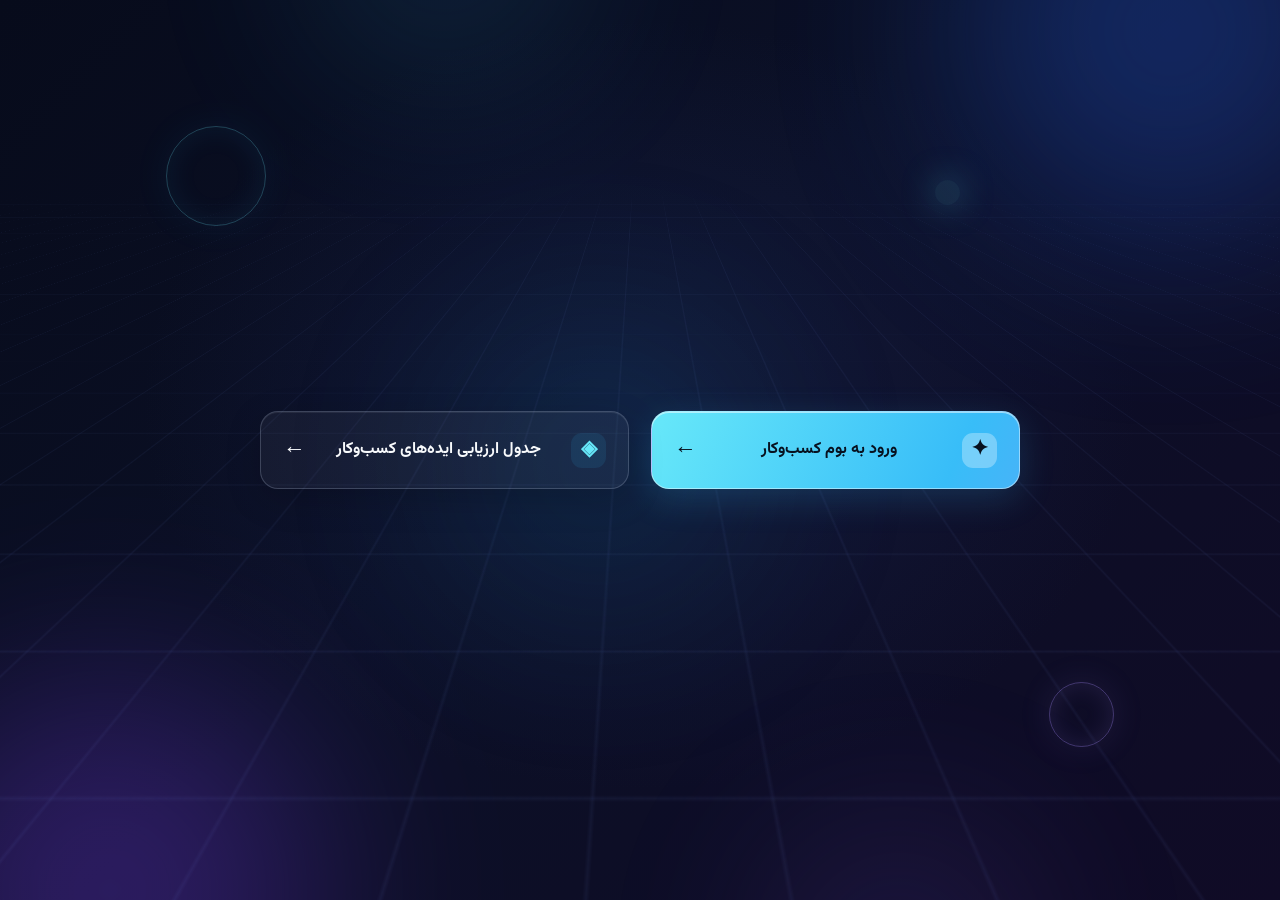
<file: index.html>
<!DOCTYPE html>
<html lang="fa" dir="rtl">

<head>
    <meta charset="UTF-8">
    <meta name="viewport" content="width=device-width, initial-scale=1.0">

    <meta name="theme-color" content="#070b1b">

    <title>صفحه اصلی | بوم کسب‌وکار</title>

    <link rel="stylesheet" href="style.css">

    <link rel="preconnect" href="https://fonts.googleapis.com">
    <link rel="preconnect" href="https://fonts.gstatic.com" crossorigin>

    <link
        href="https://fonts.googleapis.com/css2?family=Vazirmatn:wght@400;500;600;700;800&display=swap"
        rel="stylesheet">
</head>

<body>

    <!-- پس‌زمینه متحرک -->
    <div class="background">

        <div class="grid-background"></div>

        <div class="glow glow-one"></div>
        <div class="glow glow-two"></div>
        <div class="glow glow-three"></div>

        <div class="orb orb-one"></div>
        <div class="orb orb-two"></div>
        <div class="orb orb-three"></div>

        <div class="particles" aria-hidden="true">
            <span></span>
            <span></span>
            <span></span>
            <span></span>
            <span></span>
            <span></span>
            <span></span>
            <span></span>
            <span></span>
            <span></span>
            <span></span>
            <span></span>
            <span></span>
            <span></span>
            <span></span>
            <span></span>
            <span></span>
            <span></span>
            <span></span>
            <span></span>
        </div>

    </div>


    <!-- محتوای اصلی -->
    <main class="main-content">

        <div class="buttons-container">

            <a href="index0.html" class="main-button button-primary">

                <span class="button-icon">✦</span>

                <span class="button-text">
                    ورود به بوم کسب‌وکار
                </span>

                <span class="button-arrow">←</span>

                <span class="button-shine"></span>

            </a>


            <a href="./ldea evaluation table 16 p1/index.html" class="main-button button-secondary">

                <span class="button-icon">◈</span>

                <span class="button-text">
                    جدول ارزیابی ایده‌های کسب‌وکار
                </span>

                <span class="button-arrow">←</span>

                <span class="button-shine"></span>

            </a>

        </div>

    </main>


    <!-- جلوه‌های نوری گوشه‌ها -->
    <div class="corner-light corner-top"></div>
    <div class="corner-light corner-bottom"></div>

</body>

</html>
</file>
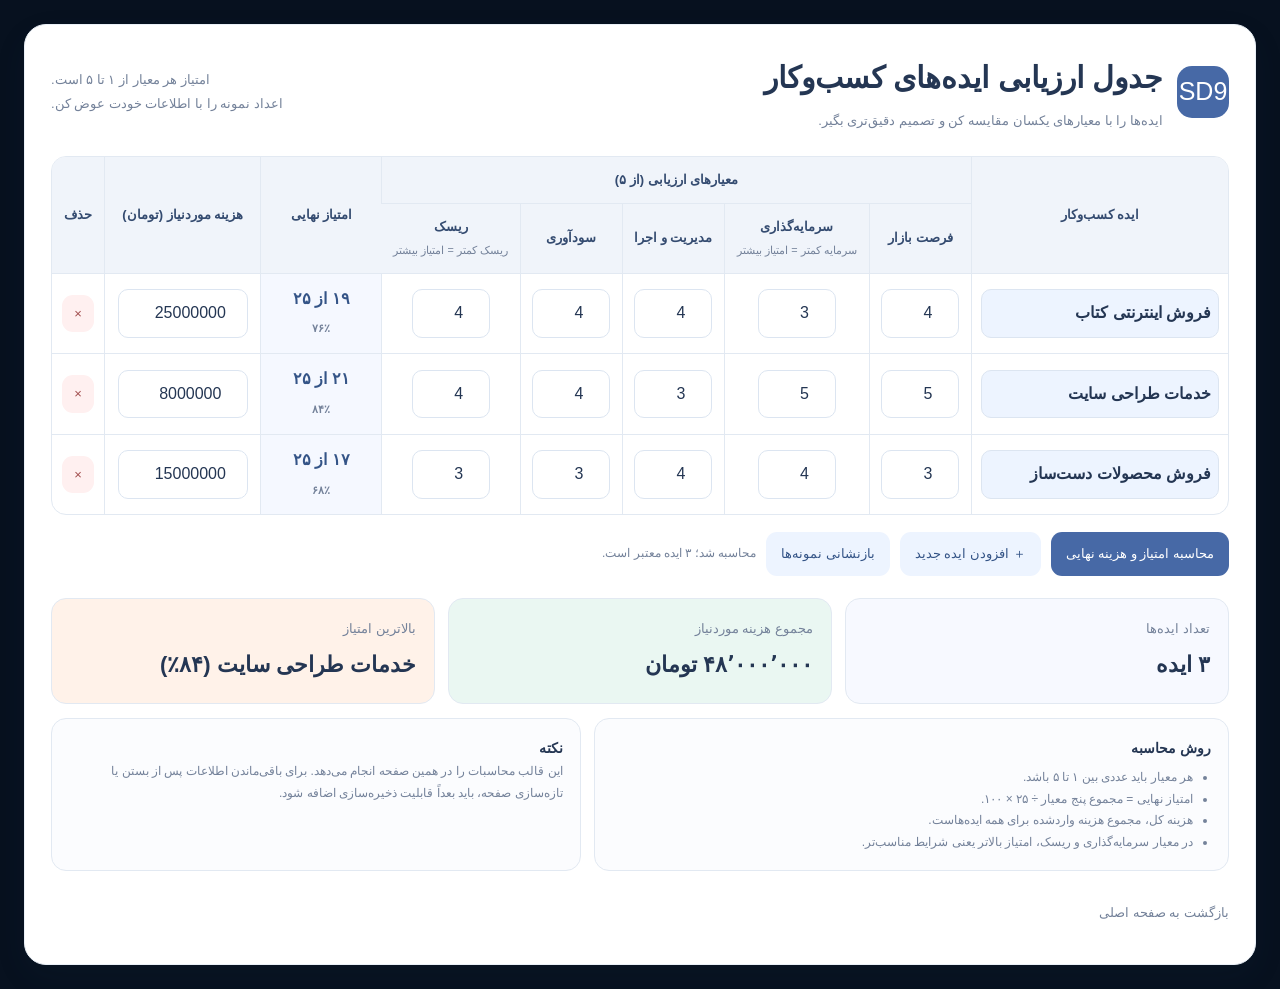
<file: ldea evaluation table 16 p1/index.html>
<!doctype html>
<html lang="fa" dir="rtl" >
  <head>
    <meta charset="utf-8" />
    <meta name="viewport" content="width=device-width,initial-scale=1" />
    <title>جدول ارزیابی ایده‌های کسب‌وکار</title>
    <link rel="stylesheet" href="style.css" />
  </head>
  <body>
    <main class="page">
      <header>
        <div class="brand">
          <div class="logo">SD9</div>
          <div>
            <h1>جدول ارزیابی ایده‌های کسب‌وکار</h1>
            <p class="sub">
              ایده‌ها را با معیارهای یکسان مقایسه کن و تصمیم دقیق‌تری بگیر.
            </p>
          </div>
        </div>
        <div class="hint">
          امتیاز هر معیار از ۱ تا ۵ است.<br />اعداد نمونه را با اطلاعات خودت عوض
          کن.
        </div>
      </header>
      <div class="table-wrap">
        <table>
          <thead>
            <tr>
              <th rowspan="2">ایده کسب‌وکار</th>
              <th colspan="5">معیارهای ارزیابی (از ۵)</th>
              <th rowspan="2">امتیاز نهایی</th>
              <th rowspan="2">هزینه موردنیاز (تومان)</th>
              <th rowspan="2">حذف</th>
            </tr>
            <tr>
              <th>فرصت بازار</th>
              <th>
                سرمایه‌گذاری<br /><small>سرمایه کمتر = امتیاز بیشتر</small>
              </th>
              <th>مدیریت و اجرا</th>
              <th>سودآوری</th>
              <th>ریسک<br /><small>ریسک کمتر = امتیاز بیشتر</small></th>
            </tr>
          </thead>
          <tbody id="ideasBody">
            <tr>
              <td class="idea-cell">
                <input
                  class="idea-input"
                  value="فروش اینترنتی کتاب"
                  aria-label="نام ایده"
                />
              </td>
              <td>
                <input
                  class="rating"
                  type="number"
                  min="1"
                  max="5"
                  value="4"
                  aria-label="فرصت بازار"
                />
              </td>
              <td>
                <input
                  class="rating"
                  type="number"
                  min="1"
                  max="5"
                  value="3"
                  aria-label="سرمایه‌گذاری"
                />
              </td>
              <td>
                <input
                  class="rating"
                  type="number"
                  min="1"
                  max="5"
                  value="4"
                  aria-label="مدیریت و اجرا"
                />
              </td>
              <td>
                <input
                  class="rating"
                  type="number"
                  min="1"
                  max="5"
                  value="4"
                  aria-label="سودآوری"
                />
              </td>
              <td>
                <input
                  class="rating"
                  type="number"
                  min="1"
                  max="5"
                  value="4"
                  aria-label="ریسک"
                />
              </td>
              <td class="score-cell">
                <span class="score-value">—</span
                ><span class="score-percent">از ۱۰۰</span>
              </td>
              <td>
                <input
                  class="cost"
                  type="number"
                  min="0"
                  step="100000"
                  value="25000000"
                  aria-label="هزینه به تومان"
                />
              </td>
              <td>
                <button class="danger delete-row" type="button">×</button>
              </td>
            </tr>
            <tr>
              <td class="idea-cell">
                <input
                  class="idea-input"
                  value="خدمات طراحی سایت"
                  aria-label="نام ایده"
                />
              </td>
              <td>
                <input class="rating" type="number" min="1" max="5" value="5" />
              </td>
              <td>
                <input class="rating" type="number" min="1" max="5" value="5" />
              </td>
              <td>
                <input class="rating" type="number" min="1" max="5" value="3" />
              </td>
              <td>
                <input class="rating" type="number" min="1" max="5" value="4" />
              </td>
              <td>
                <input class="rating" type="number" min="1" max="5" value="4" />
              </td>
              <td class="score-cell">
                <span class="score-value">—</span
                ><span class="score-percent">از ۱۰۰</span>
              </td>
              <td>
                <input
                  class="cost"
                  type="number"
                  min="0"
                  step="100000"
                  value="8000000"
                />
              </td>
              <td>
                <button class="danger delete-row" type="button">×</button>
              </td>
            </tr>
            <tr>
              <td class="idea-cell">
                <input
                  class="idea-input"
                  value="فروش محصولات دست‌ساز"
                  aria-label="نام ایده"
                />
              </td>
              <td>
                <input class="rating" type="number" min="1" max="5" value="3" />
              </td>
              <td>
                <input class="rating" type="number" min="1" max="5" value="4" />
              </td>
              <td>
                <input class="rating" type="number" min="1" max="5" value="4" />
              </td>
              <td>
                <input class="rating" type="number" min="1" max="5" value="3" />
              </td>
              <td>
                <input class="rating" type="number" min="1" max="5" value="3" />
              </td>
              <td class="score-cell">
                <span class="score-value">—</span
                ><span class="score-percent">از ۱۰۰</span>
              </td>
              <td>
                <input
                  class="cost"
                  type="number"
                  min="0"
                  step="100000"
                  value="15000000"
                />
              </td>
              <td>
                <button class="danger delete-row" type="button">×</button>
              </td>
            </tr>
          </tbody>
        </table>
      </div>
      <div class="actions">
        <button class="primary" id="calculateBtn">
          محاسبه امتیاز و هزینه نهایی</button
        ><button class="secondary" id="addRowBtn">＋ افزودن ایده جدید</button
        ><button class="secondary" id="resetBtn">بازنشانی نمونه‌ها</button
        ><span class="status" id="status">نتایج آماده محاسبه‌اند.</span>
      </div>
      <section class="summary">
        <div class="summary-card">
          <div class="label">تعداد ایده‌ها</div>
          <div class="value" id="ideaCount">۳ ایده</div>
        </div>
        <div class="summary-card">
          <div class="label">مجموع هزینه موردنیاز</div>
          <div class="value" id="totalCost">— تومان</div>
        </div>
        <div class="summary-card">
          <div class="label">بالاترین امتیاز</div>
          <div class="value" id="bestIdea">—</div>
        </div>
      </section>
      <section class="notes">
        <div class="note">
          <strong>روش محاسبه</strong>
          <ul>
            <li>هر معیار باید عددی بین ۱ تا ۵ باشد.</li>
            <li>امتیاز نهایی = مجموع پنج معیار ÷ ۲۵ × ۱۰۰.</li>
            <li>هزینه کل، مجموع هزینه واردشده برای همه ایده‌هاست.</li>
            <li>
              در معیار سرمایه‌گذاری و ریسک، امتیاز بالاتر یعنی شرایط مناسب‌تر.
            </li>
          </ul>
        </div>
        <div class="note">
          <strong>نکته</strong>این قالب محاسبات را در همین صفحه انجام می‌دهد.
          برای باقی‌ماندن اطلاعات پس از بستن یا تازه‌سازی صفحه، باید بعداً
          قابلیت ذخیره‌سازی اضافه شود.
        </div>
        <a href="../index.html" class="sub">
          <p>
            بازگشت به صفحه اصلی
          </p>
        </a>
      </section>
    </main>
    <script src="./script.js"></script>
  </body>
</html>
</file>
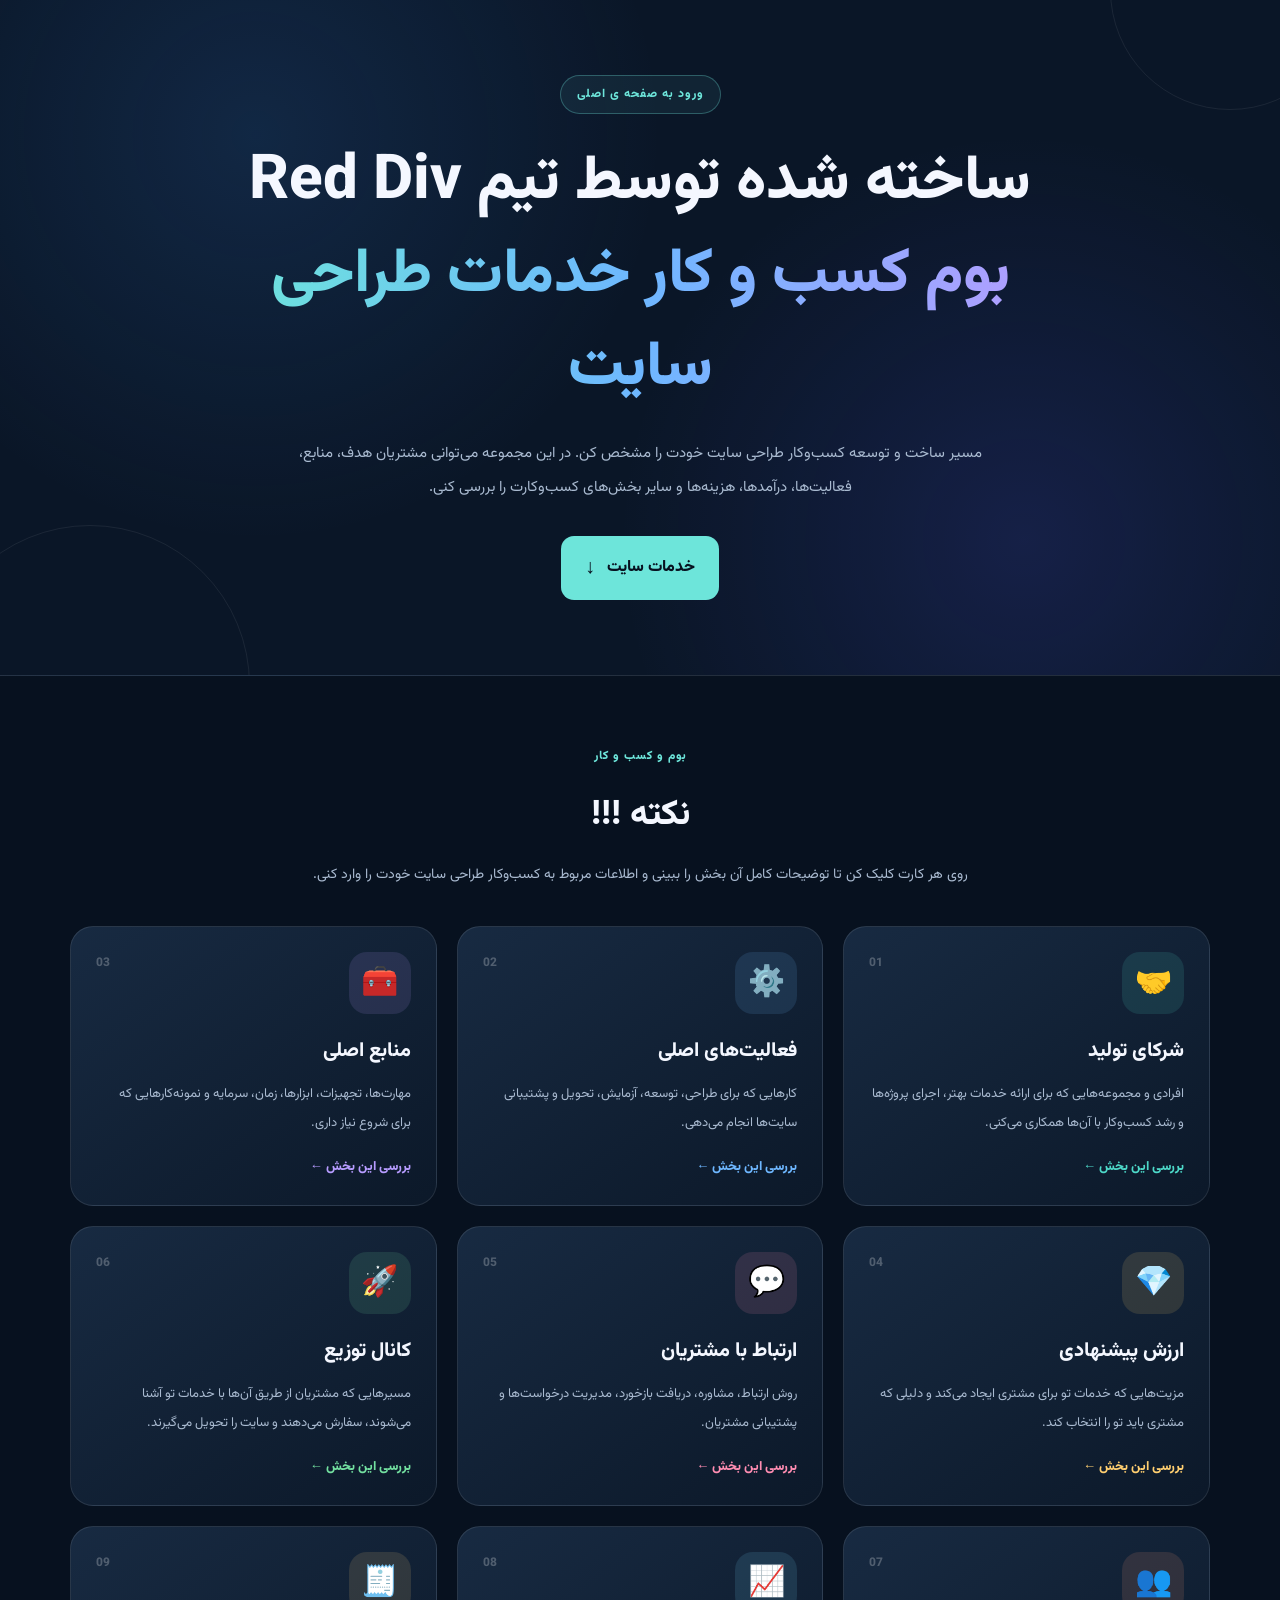
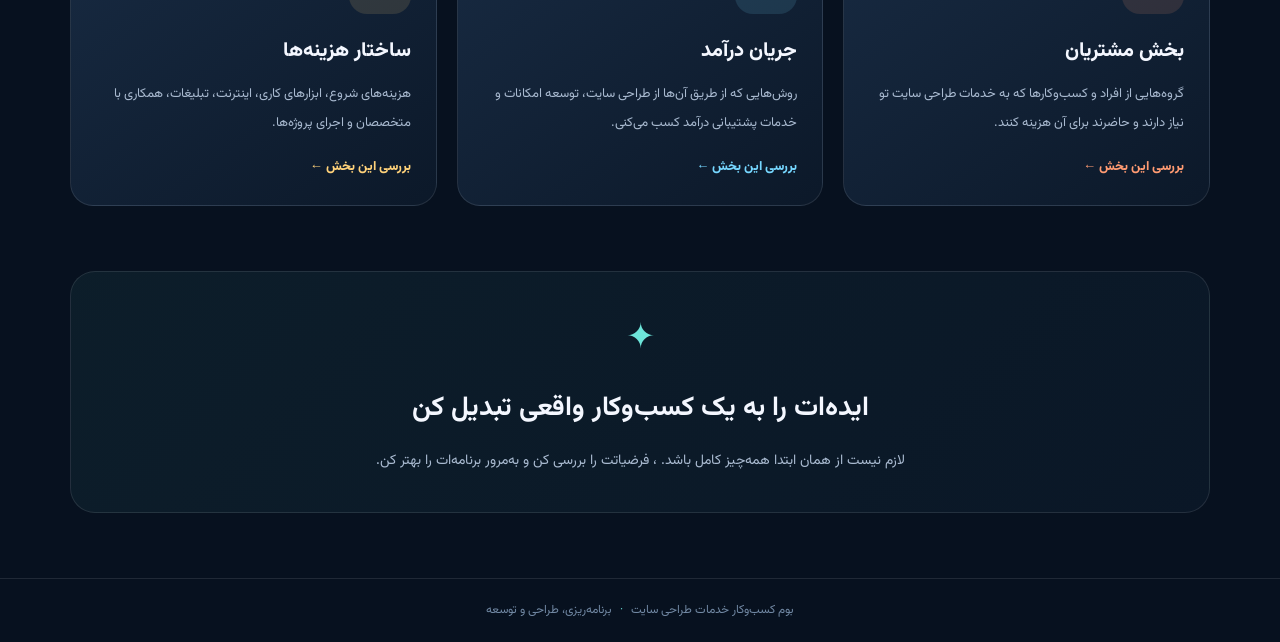
<file: index0.html>
<!DOCTYPE html>
<html lang="fa" dir="rtl">
<head>
    <meta charset="UTF-8">
    <meta name="viewport" content="width=device-width, initial-scale=1.0">

    <title>بوم کسب‌وکار | خدمات طراحی سایت</title>

    <link rel="stylesheet" href="style0.css">

    <link rel="preconnect" href="https://fonts.googleapis.com">
    <link rel="preconnect" href="https://fonts.gstatic.com" crossorigin>

    <link href="https://fonts.googleapis.com/css2?family=Vazirmatn:wght@400;500;600;700;800&display=swap" rel="stylesheet">
</head>

<body>

    <header class="hero">

        <div class="hero-content">

            <a href="./index.html">
                <span class="badge">ورود به صفحه ی اصلی</span>
            </a>

            <h1>
                ساخته شده توسط تیم Red Div 
                <span>بوم کسب و کار خدمات طراحی سایت</span>
            </h1>

            <p>
                مسیر ساخت و توسعه کسب‌وکار طراحی سایت خودت را مشخص کن.
                در این مجموعه می‌توانی مشتریان هدف، منابع، فعالیت‌ها،
                درآمدها، هزینه‌ها و سایر بخش‌های کسب‌وکارت را بررسی کنی.
            </p>

            <a href="#canvas" class="start-button">
                خدمات سایت
                <span>↓</span>
            </a>

        </div>

        <div class="hero-decoration decoration-one"></div>
        <div class="hero-decoration decoration-two"></div>

    </header>


    <main id="canvas" class="container">

        <section class="section-heading">

            <span class="section-label">بوم و کسب و کار</span>

            <h2>نکته !!!</h2>

            <p>
                روی هر کارت کلیک کن تا توضیحات کامل آن بخش را ببینی
                و اطلاعات مربوط به کسب‌وکار طراحی سایت خودت را وارد کنی.
            </p>

        </section>


        <section class="canvas-grid">


            <a href="index1.html" class="canvas-card card-partners">

                <div class="card-icon">🤝</div>

                <span class="card-number">01</span>

                <h3>شرکای تولید</h3>

                <p>
                    افرادی و مجموعه‌هایی که برای ارائه خدمات بهتر،
                    اجرای پروژه‌ها و رشد کسب‌وکار با آن‌ها همکاری می‌کنی.
                </p>

                <span class="card-link">بررسی این بخش ←</span>

            </a>


            <a href="index2.html" class="canvas-card card-activities">

                <div class="card-icon">⚙️</div>

                <span class="card-number">02</span>

                <h3>فعالیت‌های اصلی</h3>

                <p>
                    کارهایی که برای طراحی، توسعه، آزمایش،
                    تحویل و پشتیبانی سایت‌ها انجام می‌دهی.
                </p>

                <span class="card-link">بررسی این بخش ←</span>

            </a>


            <a href="index3.html" class="canvas-card card-resources">

                <div class="card-icon">🧰</div>

                <span class="card-number">03</span>

                <h3>منابع اصلی</h3>

                <p>
                    مهارت‌ها، تجهیزات، ابزارها، زمان،
                    سرمایه و نمونه‌کارهایی که برای شروع نیاز داری.
                </p>

                <span class="card-link">بررسی این بخش ←</span>

            </a>


            <a href="index4.html" class="canvas-card card-value">

                <div class="card-icon">💎</div>

                <span class="card-number">04</span>

                <h3>ارزش پیشنهادی</h3>

                <p>
                    مزیت‌هایی که خدمات تو برای مشتری ایجاد می‌کند
                    و دلیلی که مشتری باید تو را انتخاب کند.
                </p>

                <span class="card-link">بررسی این بخش ←</span>

            </a>


            <a href="index5.html" class="canvas-card card-relationships">

                <div class="card-icon">💬</div>

                <span class="card-number">05</span>

                <h3>ارتباط با مشتریان</h3>

                <p>
                    روش ارتباط، مشاوره، دریافت بازخورد،
                    مدیریت درخواست‌ها و پشتیبانی مشتریان.
                </p>

                <span class="card-link">بررسی این بخش ←</span>

            </a>
            <a href="index6.html" class="canvas-card card-channels">

                <div class="card-icon">🚀</div>

                <span class="card-number">06</span>

                <h3>کانال توزیع</h3>

                <p>
                    مسیرهایی که مشتریان از طریق آن‌ها با خدمات تو
                    آشنا می‌شوند، سفارش می‌دهند و سایت را تحویل می‌گیرند.
                </p>

                <span class="card-link">بررسی این بخش ←</span>

            </a>


            <a href="index7.html" class="canvas-card card-customers">

                <div class="card-icon">👥</div>

                <span class="card-number">07</span>

                <h3>بخش مشتریان</h3>

                <p>
                    گروه‌هایی از افراد و کسب‌وکارها که به خدمات
                    طراحی سایت تو نیاز دارند و حاضرند برای آن هزینه کنند.
                </p>

                <span class="card-link">بررسی این بخش ←</span>

            </a>


            <a href="index8.html" class="canvas-card card-revenue">

                <div class="card-icon">📈</div>

                <span class="card-number">08</span>

                <h3>جریان درآمد</h3>

                <p>
                    روش‌هایی که از طریق آن‌ها از طراحی سایت،
                    توسعه امکانات و خدمات پشتیبانی درآمد کسب می‌کنی.
                </p>

                <span class="card-link">بررسی این بخش ←</span>

            </a>


            <a href="index9.html" class="canvas-card card-costs">

                <div class="card-icon">🧾</div>

                <span class="card-number">09</span>

                <h3>ساختار هزینه‌ها</h3>

                <p>
                    هزینه‌های شروع، ابزارهای کاری، اینترنت،
                    تبلیغات، همکاری با متخصصان و اجرای پروژه‌ها.
                </p>

                <span class="card-link">بررسی این بخش ←</span>

            </a>


        </section>


        <section class="bottom-message">

            <div class="bottom-icon">✦</div>

            <h2>ایده‌ات را به یک کسب‌وکار واقعی تبدیل کن</h2>

            <p>
                لازم نیست از همان ابتدا همه‌چیز کامل باشد.
                ،
                فرضیاتت را بررسی کن و به‌مرور برنامه‌ات را بهتر کن.
            </p>

        </section>

    </main>


    <footer>

        <p>
            بوم کسب‌وکار خدمات طراحی سایت
            <span>·</span>
            برنامه‌ریزی، طراحی و توسعه
        </p>

    </footer>

</body>
</html>
</file>
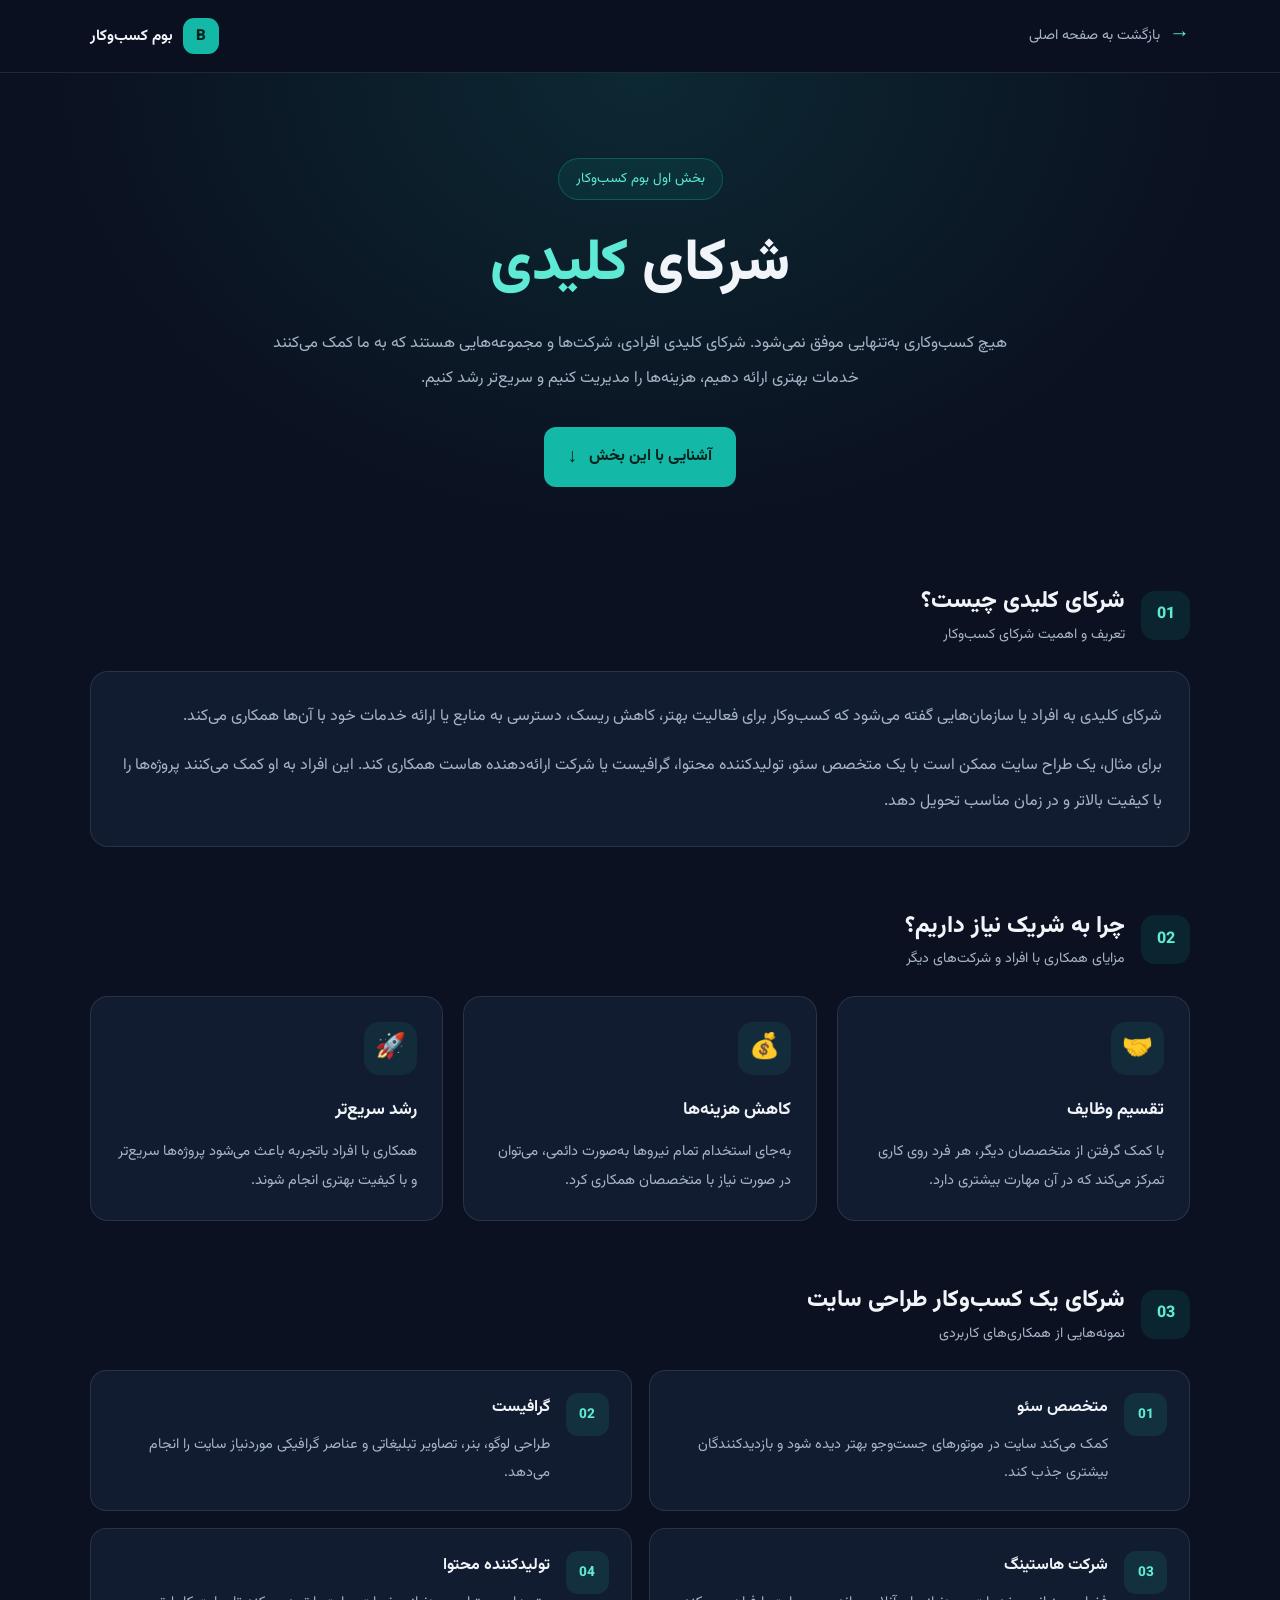
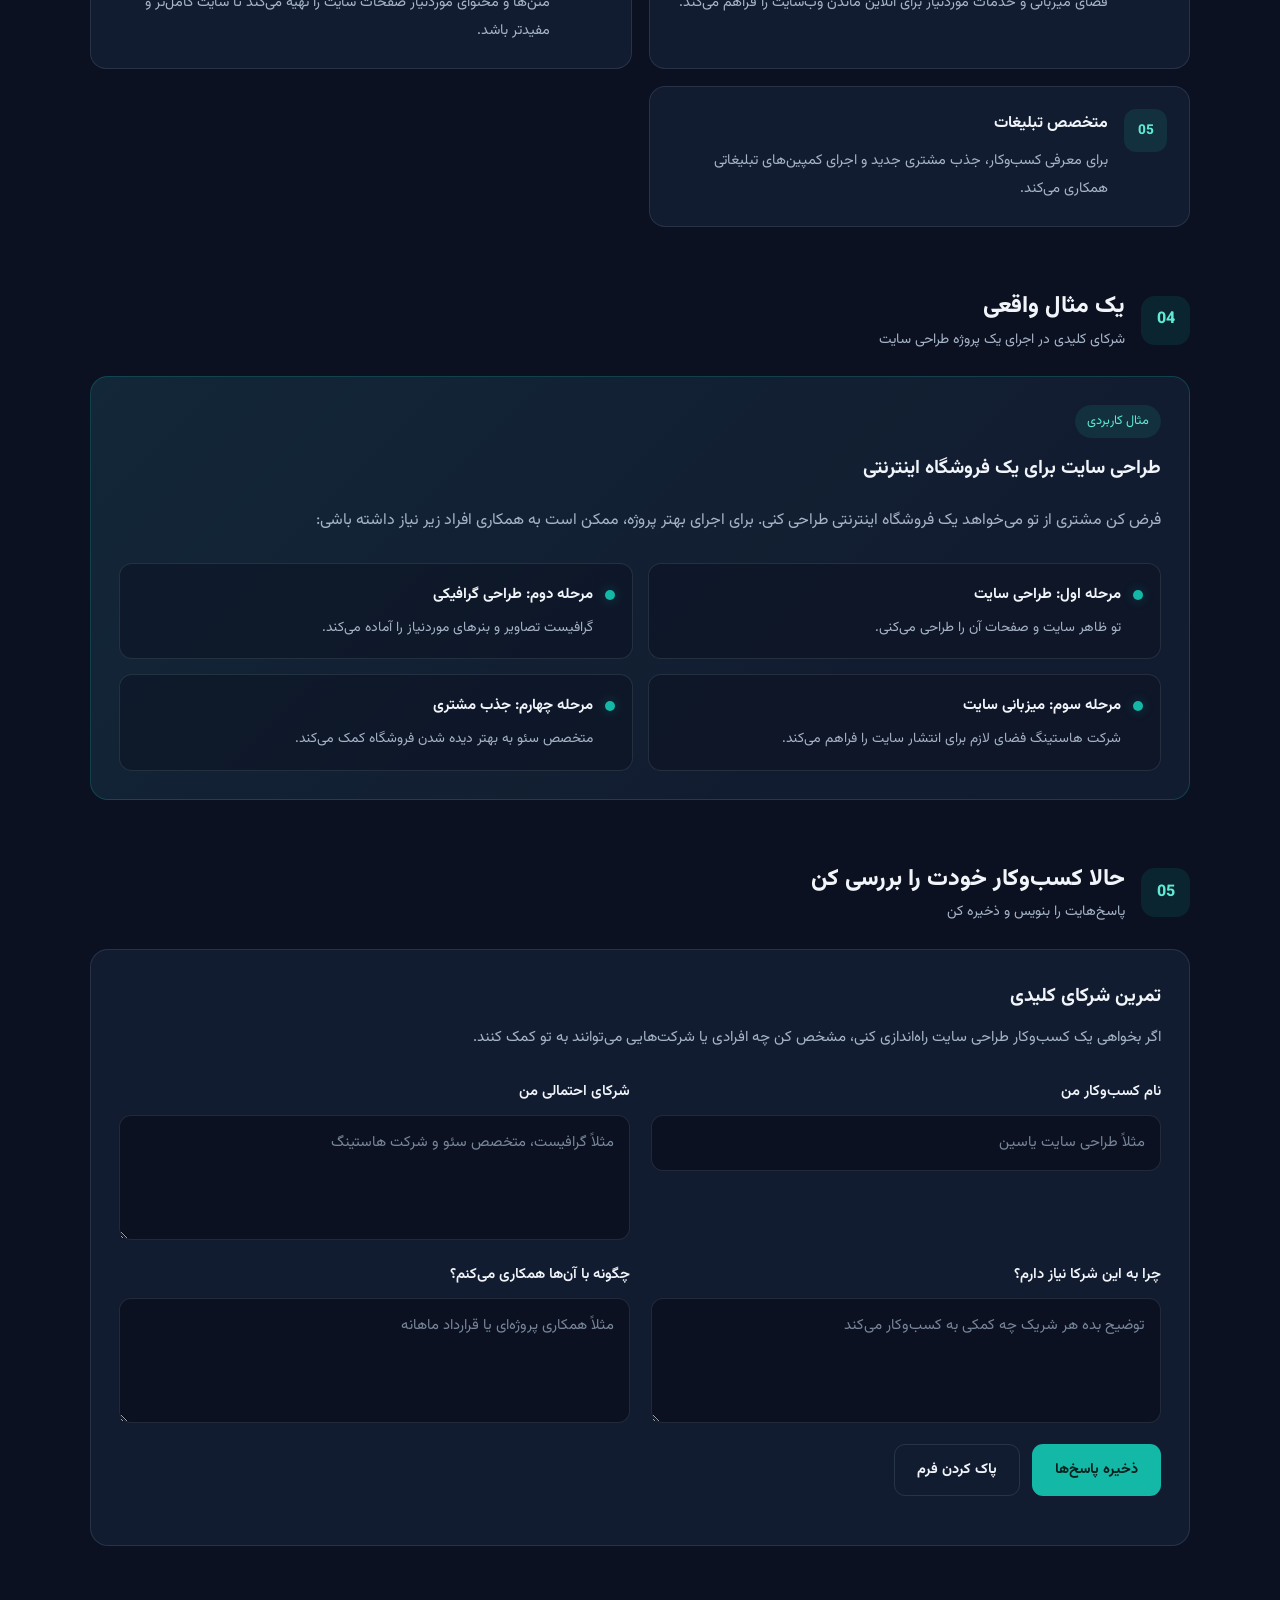
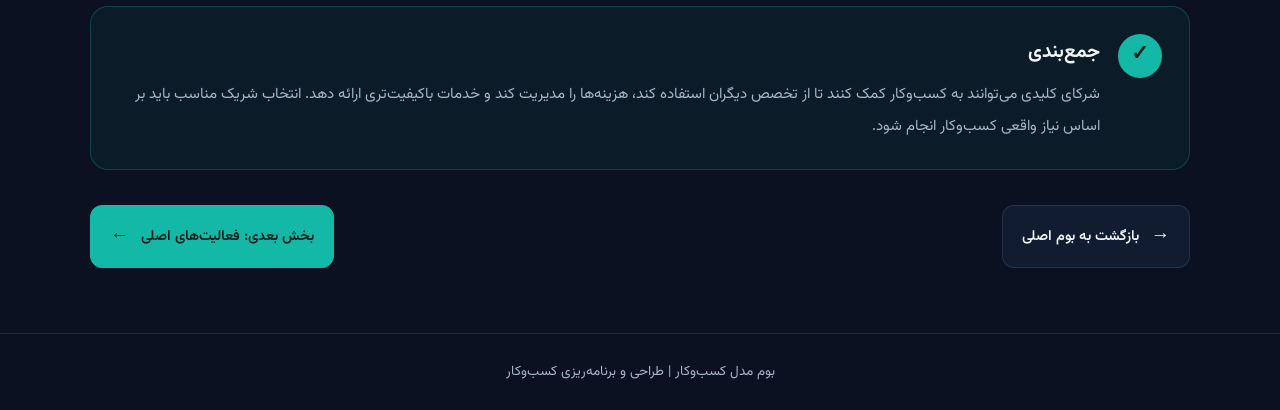
<file: index1.html>
<!DOCTYPE html>
<html lang="fa" dir="rtl">

<head>
    <meta charset="UTF-8">
    <meta name="viewport" content="width=device-width, initial-scale=1.0">

    <title>شرکای تولید | بوم کسب‌وکار</title>

    <link rel="stylesheet" href="style1.css">

    <link rel="preconnect" href="https://fonts.googleapis.com">
    <link rel="preconnect" href="https://fonts.gstatic.com" crossorigin>

    <link
        href="https://fonts.googleapis.com/css2?family=Vazirmatn:wght@400;500;600;700;800&display=swap"
        rel="stylesheet">
</head>

<body>

    <!-- نوار بالای صفحه -->
    <header class="navbar">
        <div class="container navbar-content">

            <a href="index0.html" class="back-link">
                <span>→</span>
                بازگشت به صفحه اصلی
            </a>

            <div class="brand">
                <span class="brand-icon">B</span>
                <span>بوم کسب‌وکار</span>
            </div>

        </div>
    </header>


    <!-- معرفی صفحه -->
    <section class="hero">
        <div class="container">

            <div class="hero-label">
                بخش اول بوم کسب‌وکار
            </div>

            <h1>
                شرکای <span>کلیدی</span>
            </h1>

            <p class="hero-description">
                هیچ کسب‌وکاری به‌تنهایی موفق نمی‌شود. شرکای کلیدی افرادی،
                شرکت‌ها و مجموعه‌هایی هستند که به ما کمک می‌کنند خدمات
                بهتری ارائه دهیم، هزینه‌ها را مدیریت کنیم و سریع‌تر رشد کنیم.
            </p>

            <a href="#content" class="hero-button">
                آشنایی با این بخش
                <span>↓</span>
            </a>

        </div>
    </section>


    <!-- محتوای اصلی -->
    <main id="content" class="container main-content">

        <!-- تعریف شرکای کلیدی -->
        <section class="section">

            <div class="section-heading">
                <span class="section-number">01</span>

                <div>
                    <h2>شرکای کلیدی چیست؟</h2>
                    <p>تعریف و اهمیت شرکای کسب‌وکار</p>
                </div>
            </div>

            <div class="info-card">
                <p>
                    شرکای کلیدی به افراد یا سازمان‌هایی گفته می‌شود که
                    کسب‌وکار برای فعالیت بهتر، کاهش ریسک، دسترسی به منابع
                    یا ارائه خدمات خود با آن‌ها همکاری می‌کند.
                </p>

                <p>
                    برای مثال، یک طراح سایت ممکن است با یک متخصص سئو،
                    تولیدکننده محتوا، گرافیست یا شرکت ارائه‌دهنده هاست
                    همکاری کند. این افراد به او کمک می‌کنند پروژه‌ها را
                    با کیفیت بالاتر و در زمان مناسب تحویل دهد.
                </p>
            </div>

        </section>


        <!-- اهمیت شرکا -->
        <section class="section">

            <div class="section-heading">
                <span class="section-number">02</span>

                <div>
                    <h2>چرا به شریک نیاز داریم؟</h2>
                    <p>مزایای همکاری با افراد و شرکت‌های دیگر</p>
                </div>
            </div>

            <div class="card-grid">

                <article class="feature-card">
                    <div class="feature-icon">🤝</div>
                    <h3>تقسیم وظایف</h3>
                    <p>
                        با کمک گرفتن از متخصصان دیگر، هر فرد روی کاری
                        تمرکز می‌کند که در آن مهارت بیشتری دارد.
                    </p>
                </article>

                <article class="feature-card">
                    <div class="feature-icon">💰</div>
                    <h3>کاهش هزینه‌ها</h3>
                    <p>
                        به‌جای استخدام تمام نیروها به‌صورت دائمی،
                        می‌توان در صورت نیاز با متخصصان همکاری کرد.
                    </p>
                </article>
                <article class="feature-card">
                    <div class="feature-icon">🚀</div>
                    <h3>رشد سریع‌تر</h3>
                    <p>
                        همکاری با افراد باتجربه باعث می‌شود پروژه‌ها
                        سریع‌تر و با کیفیت بهتری انجام شوند.
                    </p>
                </article>

            </div>

        </section>


        <!-- نمونه شرکای کسب‌وکار -->
        <section class="section">

            <div class="section-heading">
                <span class="section-number">03</span>

                <div>
                    <h2>شرکای یک کسب‌وکار طراحی سایت</h2>
                    <p>نمونه‌هایی از همکاری‌های کاربردی</p>
                </div>
            </div>

            <div class="partner-list">

                <div class="partner-item">
                    <div class="partner-icon">01</div>

                    <div class="partner-text">
                        <h3>متخصص سئو</h3>
                        <p>
                            کمک می‌کند سایت در موتورهای جست‌وجو بهتر
                            دیده شود و بازدیدکنندگان بیشتری جذب کند.
                        </p>
                    </div>
                </div>

                <div class="partner-item">
                    <div class="partner-icon">02</div>

                    <div class="partner-text">
                        <h3>گرافیست</h3>
                        <p>
                            طراحی لوگو، بنر، تصاویر تبلیغاتی و عناصر
                            گرافیکی موردنیاز سایت را انجام می‌دهد.
                        </p>
                    </div>
                </div>

                <div class="partner-item">
                    <div class="partner-icon">03</div>

                    <div class="partner-text">
                        <h3>شرکت هاستینگ</h3>
                        <p>
                            فضای میزبانی و خدمات موردنیاز برای آنلاین
                            ماندن وب‌سایت را فراهم می‌کند.
                        </p>
                    </div>
                </div>

                <div class="partner-item">
                    <div class="partner-icon">04</div>

                    <div class="partner-text">
                        <h3>تولیدکننده محتوا</h3>
                        <p>
                            متن‌ها و محتوای موردنیاز صفحات سایت را
                            تهیه می‌کند تا سایت کامل‌تر و مفیدتر باشد.
                        </p>
                    </div>
                </div>

                <div class="partner-item">
                    <div class="partner-icon">05</div>

                    <div class="partner-text">
                        <h3>متخصص تبلیغات</h3>
                        <p>
                            برای معرفی کسب‌وکار، جذب مشتری جدید و
                            اجرای کمپین‌های تبلیغاتی همکاری می‌کند.
                        </p>
                    </div>
                </div>

            </div>

        </section>


        <!-- مثال کاربردی -->
        <section class="section">

            <div class="section-heading">
                <span class="section-number">04</span>

                <div>
                    <h2>یک مثال واقعی</h2>
                    <p>شرکای کلیدی در اجرای یک پروژه طراحی سایت</p>
                </div>
            </div>

            <div class="example-card">

                <div class="example-header">
                    <span class="example-badge">مثال کاربردی</span>
                    <h3>طراحی سایت برای یک فروشگاه اینترنتی</h3>
                </div>

                <p class="example-intro">
                    فرض کن مشتری از تو می‌خواهد یک فروشگاه اینترنتی
                    طراحی کنی. برای اجرای بهتر پروژه، ممکن است به
                    همکاری افراد زیر نیاز داشته باشی:
                </p>

                <div class="example-steps">
                    <div class="example-step">
                        <span class="step-dot"></span>
                        <div>
                            <strong>مرحله اول: طراحی سایت</strong>
                            <p>تو ظاهر سایت و صفحات آن را طراحی می‌کنی.</p>
                        </div>
                    </div>

                    <div class="example-step">
                        <span class="step-dot"></span>
                        <div>
                            <strong>مرحله دوم: طراحی گرافیکی</strong>
                            <p>گرافیست تصاویر و بنرهای موردنیاز را آماده می‌کند.</p>
                        </div>
                    </div>

                    <div class="example-step">
                        <span class="step-dot"></span>
                        <div>
                            <strong>مرحله سوم: میزبانی سایت</strong>
                            <p>شرکت هاستینگ فضای لازم برای انتشار سایت را فراهم می‌کند.</p>
                        </div>
                    </div>

                    <div class="example-step">
                        <span class="step-dot"></span>
                        <div>
                            <strong>مرحله چهارم: جذب مشتری</strong>
                            <p>متخصص سئو به بهتر دیده شدن فروشگاه کمک می‌کند.</p>
                        </div>
                    </div>

                </div>

            </div>

        </section>


        <!-- فرم تمرین -->
        <section class="section">

            <div class="section-heading">
                <span class="section-number">05</span>

                <div>
                    <h2>حالا کسب‌وکار خودت را بررسی کن</h2>
                    <p>پاسخ‌هایت را بنویس و ذخیره کن</p>
                </div>
            </div>

            <div class="worksheet">

                <div class="worksheet-intro">
                    <h3>تمرین شرکای کلیدی</h3>

                    <p>
                        اگر بخواهی یک کسب‌وکار طراحی سایت راه‌اندازی کنی،
                        مشخص کن چه افرادی یا شرکت‌هایی می‌توانند به تو
                        کمک کنند.
                    </p>
                </div>

                <form id="partnerForm">

                    <div class="form-group">
                        <label for="businessName">
                            نام کسب‌وکار من
                        </label>

                        <input
                            type="text"
                            id="businessName"
                            placeholder="مثلاً طراحی سایت یاسین">
                    </div>

                    <div class="form-group">
                        <label for="partners">
                            شرکای احتمالی من
                        </label>

                        <textarea
                            id="partners"
                            placeholder="مثلاً گرافیست، متخصص سئو و شرکت هاستینگ"></textarea>
                    </div>

                    <div class="form-group">
                        <label for="partnerReason">
                            چرا به این شرکا نیاز دارم؟
                        </label>

                        <textarea
                            id="partnerReason"
                            placeholder="توضیح بده هر شریک چه کمکی به کسب‌وکار می‌کند"></textarea>
                    </div>

                    <div class="form-group">
                        <label for="partnerPlan">
                            چگونه با آن‌ها همکاری می‌کنم؟
                        </label>

                        <textarea
                            id="partnerPlan"
                            placeholder="مثلاً همکاری پروژه‌ای یا قرارداد ماهانه"></textarea>
                    </div>

                    <div class="form-buttons">
                        <button type="submit" class="button-primary">
                            ذخیره پاسخ‌ها
                        </button>
                        <button type="button" id="clearForm" class="button-secondary">
                            پاک کردن فرم
                        </button>
                    </div>

                    <p id="formMessage" class="form-message" aria-live="polite"></p>

                </form>

            </div>

        </section>


        <!-- جمع‌بندی -->
        <section class="summary-card">

            <div class="summary-icon">✓</div>

            <div>
                <h2>جمع‌بندی</h2>

                <p>
                    شرکای کلیدی می‌توانند به کسب‌وکار کمک کنند تا
                    از تخصص دیگران استفاده کند، هزینه‌ها را مدیریت کند
                    و خدمات باکیفیت‌تری ارائه دهد. انتخاب شریک مناسب
                    باید بر اساس نیاز واقعی کسب‌وکار انجام شود.
                </p>
            </div>

        </section>


        <!-- رفتن به بخش بعدی -->
        <nav class="page-navigation">

            <a href="index0.html" class="navigation-button previous-button">
                <span>→</span>
                بازگشت به بوم اصلی
            </a>

            <a href="index2.html" class="navigation-button next-button">
                بخش بعدی: فعالیت‌های اصلی
                <span>←</span>
            </a>

        </nav>

    </main>


    <!-- پانوشت -->
    <footer class="footer">
        <div class="container">
            <p>بوم مدل کسب‌وکار | طراحی و برنامه‌ریزی کسب‌وکار</p>
        </div>
    </footer>


    <!-- ذخیره فرم -->
    <script>
        const form = document.getElementById("partnerForm");
        const message = document.getElementById("formMessage");

        const fields = [
            "businessName",
            "partners",
            "partnerReason",
            "partnerPlan"
        ];

        const storageKey = "businessCanvas_partners";

        function loadSavedData() {
            try {
                const savedData = localStorage.getItem(storageKey);

                if (!savedData) return;

                const data = JSON.parse(savedData);

                fields.forEach(function (field) {
                    const input = document.getElementById(field);

                    if (input && data[field] !== undefined) {
                        input.value = data[field];
                    }
                });
            } catch (error) {
                console.error("خطا در خواندن اطلاعات ذخیره‌شده:", error);
            }
        }

        form.addEventListener("submit", function (event) {
            event.preventDefault();

            const data = {};

            fields.forEach(function (field) {
                data[field] = document.getElementById(field).value.trim();
            });

            try {
                localStorage.setItem(storageKey, JSON.stringify(data));
                message.textContent = "پاسخ‌های تو با موفقیت ذخیره شد.";
                message.className = "form-message success";
            } catch (error) {
                message.textContent = "ذخیره‌سازی انجام نشد؛ تنظیمات مرورگر را بررسی کن.";
                message.className = "form-message error";
            }
        });

        document.getElementById("clearForm").addEventListener("click", function () {
            const confirmed = confirm("مطمئنی می‌خواهی تمام پاسخ‌ها پاک شوند؟");

            if (!confirmed) return;

            form.reset();
            localStorage.removeItem(storageKey);

            message.textContent = "پاسخ‌ها پاک شدند.";
            message.className = "form-message";
        });

        loadSavedData();
    </script>

</body>
</html>
</file>
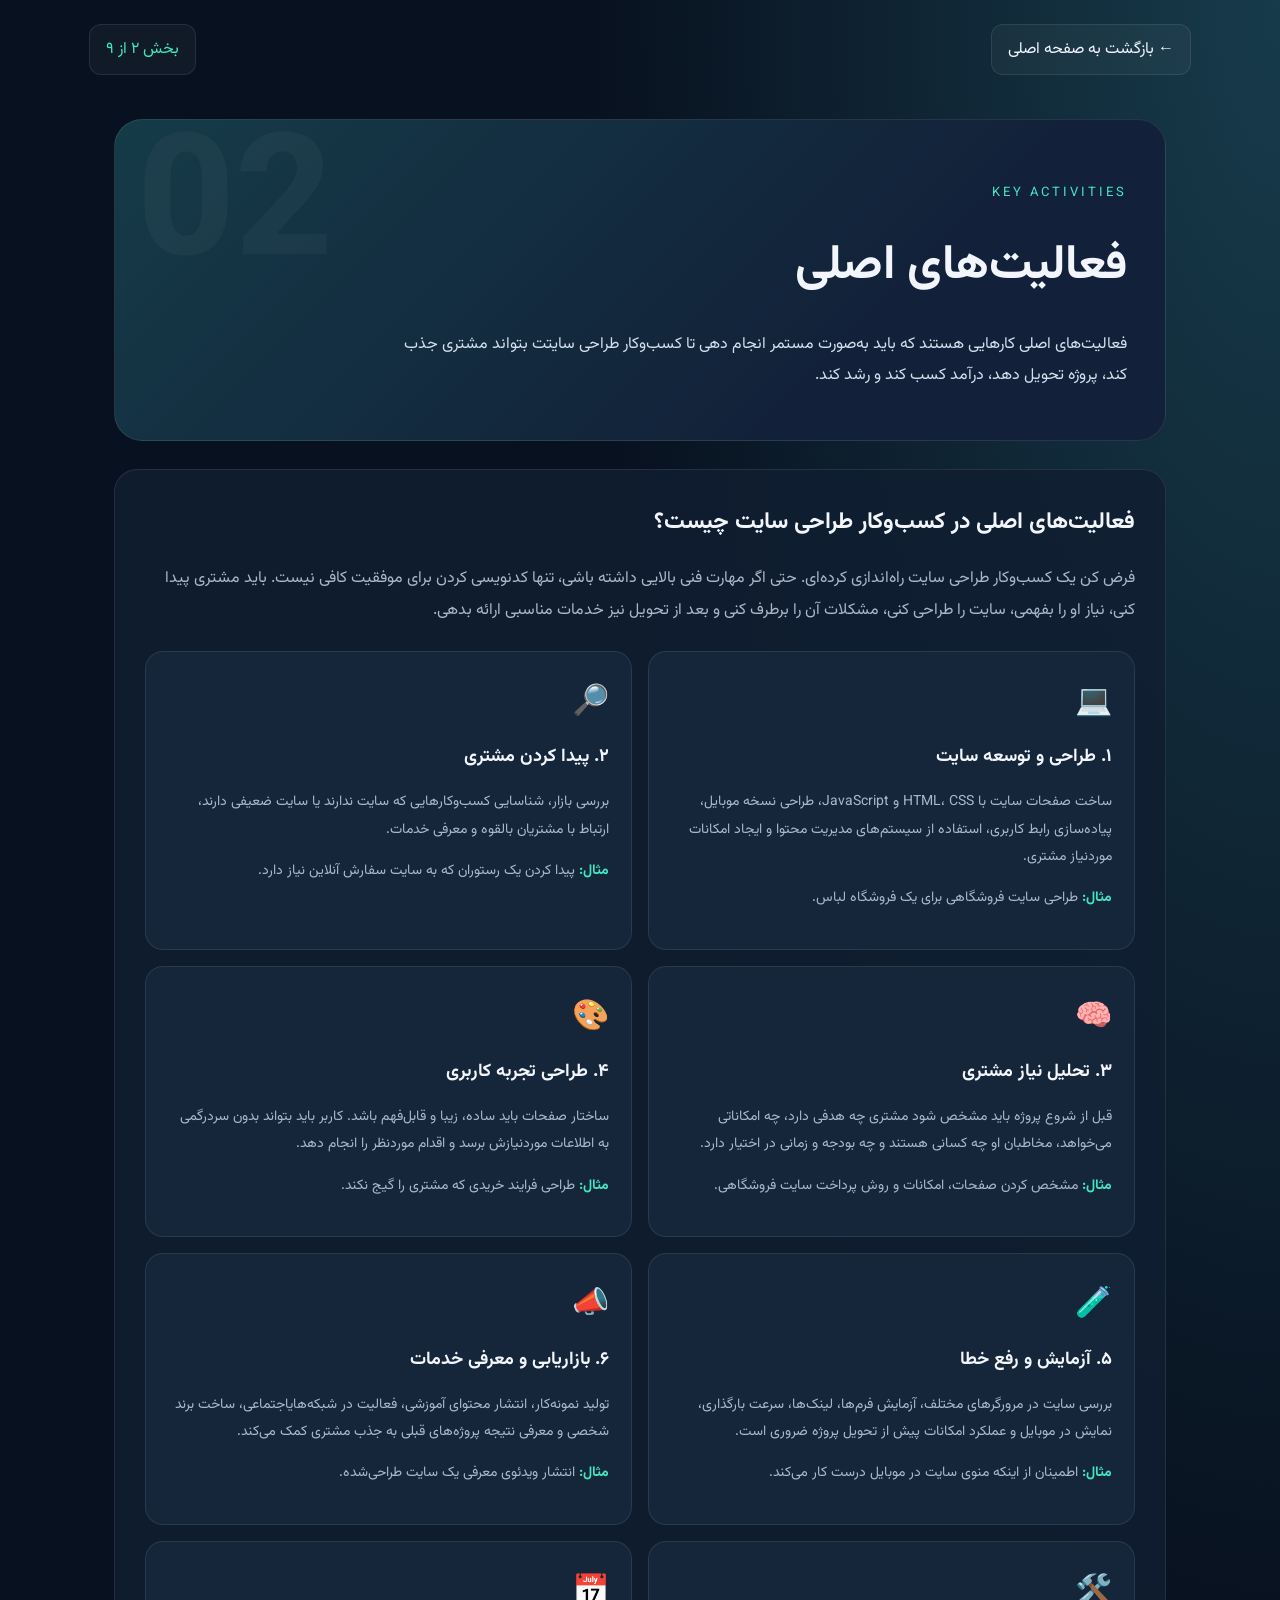
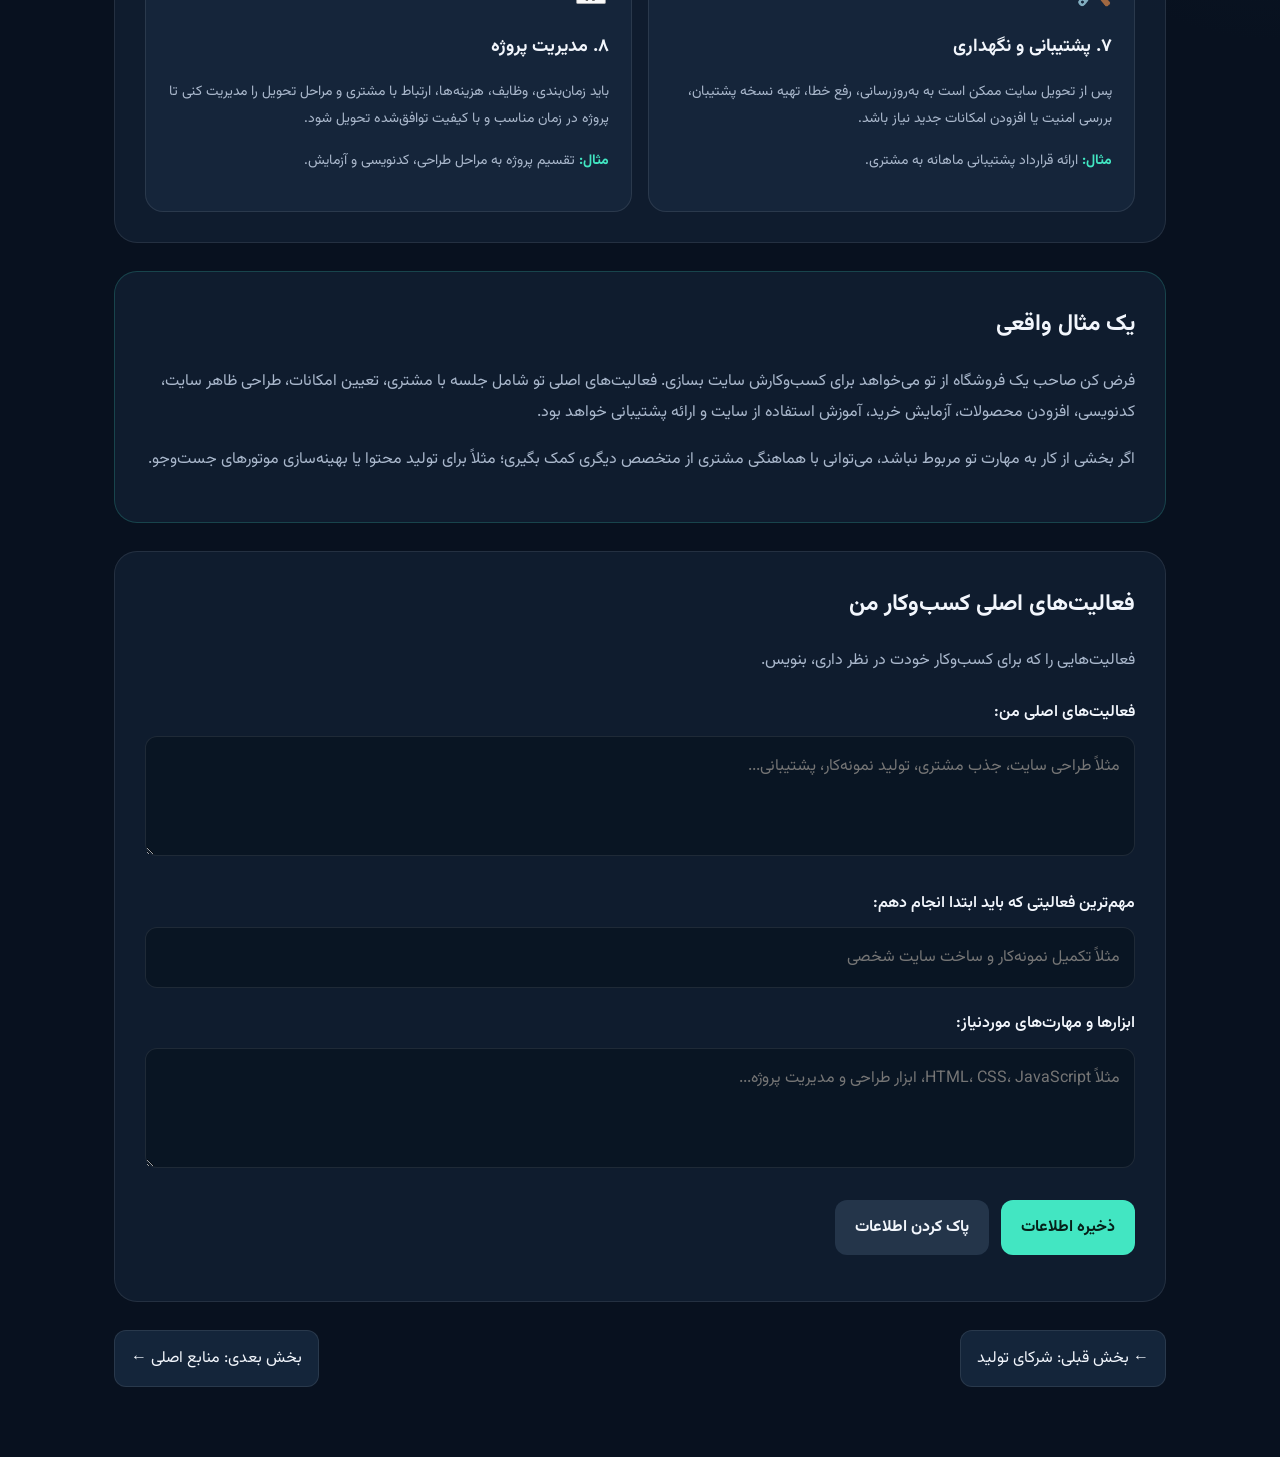
<file: index2.html>
<!DOCTYPE html>
<html lang="fa" dir="rtl">
<head>
    <meta charset="UTF-8">
    <meta name="viewport" content="width=device-width, initial-scale=1.0">
    <title>فعالیت‌های اصلی | بوم کسب‌وکار طراحی سایت</title>
    <link rel="stylesheet" href="style2.css">
</head>
<body>

<header class="topbar">
    <a href="index0.html" class="back">← بازگشت به صفحه اصلی</a>
    <span class="badge">بخش ۲ از ۹</span>
</header>

<main class="container">

    <section class="hero">
        <span class="number">02</span>
        <p class="eyebrow">KEY ACTIVITIES</p>
        <h1>فعالیت‌های اصلی</h1>
        <p>
            فعالیت‌های اصلی کارهایی هستند که باید به‌صورت مستمر انجام دهی تا
            کسب‌وکار طراحی سایتت بتواند مشتری جذب کند، پروژه تحویل دهد،
            درآمد کسب کند و رشد کند.
        </p>
    </section>

    <section class="content">
        <h2>فعالیت‌های اصلی در کسب‌وکار طراحی سایت چیست؟</h2>
        <p>
            فرض کن یک کسب‌وکار طراحی سایت راه‌اندازی کرده‌ای. حتی اگر مهارت
            فنی بالایی داشته باشی، تنها کدنویسی کردن برای موفقیت کافی نیست.
            باید مشتری پیدا کنی، نیاز او را بفهمی، سایت را طراحی کنی،
            مشکلات آن را برطرف کنی و بعد از تحویل نیز خدمات مناسبی ارائه بدهی.
        </p>

        <div class="cards">

            <article class="card">
                <span class="icon">💻</span>
                <h3>۱. طراحی و توسعه سایت</h3>
                <p>
                    ساخت صفحات سایت با HTML، CSS و JavaScript، طراحی نسخه
                    موبایل، پیاده‌سازی رابط کاربری، استفاده از سیستم‌های
                    مدیریت محتوا و ایجاد امکانات موردنیاز مشتری.
                </p>
                <p><strong>مثال:</strong> طراحی سایت فروشگاهی برای یک فروشگاه لباس.</p>
            </article>

            <article class="card">
                <span class="icon">🔎</span>
                <h3>۲. پیدا کردن مشتری</h3>
                <p>
                    بررسی بازار، شناسایی کسب‌وکارهایی که سایت ندارند یا سایت
                    ضعیفی دارند، ارتباط با مشتریان بالقوه و معرفی خدمات.
                </p>
                <p><strong>مثال:</strong> پیدا کردن یک رستوران که به سایت سفارش آنلاین نیاز دارد.</p>
            </article>

            <article class="card">
                <span class="icon">🧠</span>
                <h3>۳. تحلیل نیاز مشتری</h3>
                <p>
                    قبل از شروع پروژه باید مشخص شود مشتری چه هدفی دارد،
                    چه امکاناتی می‌خواهد، مخاطبان او چه کسانی هستند و
                    چه بودجه و زمانی در اختیار دارد.
                </p>
                <p><strong>مثال:</strong> مشخص کردن صفحات، امکانات و روش پرداخت سایت فروشگاهی.</p>
            </article>

            <article class="card">
                <span class="icon">🎨</span>
                <h3>۴. طراحی تجربه کاربری</h3>
                <p>
                    ساختار صفحات باید ساده، زیبا و قابل‌فهم باشد.
                    کاربر باید بتواند بدون سردرگمی به اطلاعات موردنیازش
                    برسد و اقدام موردنظر را انجام دهد.
                </p>
                <p><strong>مثال:</strong> طراحی فرایند خریدی که مشتری را گیج نکند.</p>
            </article>

            <article class="card">
                <span class="icon">🧪</span>
                <h3>۵. آزمایش و رفع خطا</h3>
                <p>
                    بررسی سایت در مرورگرهای مختلف، آزمایش فرم‌ها،
                    لینک‌ها، سرعت بارگذاری، نمایش در موبایل و عملکرد
                    امکانات پیش از تحویل پروژه ضروری است.
                </p>
                <p><strong>مثال:</strong> اطمینان از اینکه منوی سایت در موبایل درست کار می‌کند.</p>
            </article>

            <article class="card">
                <span class="icon">📣</span>
                <h3>۶. بازاریابی و معرفی خدمات</h3>
                <p>
                    تولید نمونه‌کار، انتشار محتوای آموزشی، فعالیت در شبکه‌هایاجتماعی، ساخت برند شخصی و معرفی نتیجه پروژه‌های قبلی
                    به جذب مشتری کمک می‌کند.
                </p>
                <p><strong>مثال:</strong> انتشار ویدئوی معرفی یک سایت طراحی‌شده.</p>
            </article>

            <article class="card">
                <span class="icon">🛠️</span>
                <h3>۷. پشتیبانی و نگهداری</h3>
                <p>
                    پس از تحویل سایت ممکن است به به‌روزرسانی، رفع خطا،
                    تهیه نسخه پشتیبان، بررسی امنیت یا افزودن امکانات جدید
                    نیاز باشد.
                </p>
                <p><strong>مثال:</strong> ارائه قرارداد پشتیبانی ماهانه به مشتری.</p>
            </article>

            <article class="card">
                <span class="icon">📅</span>
                <h3>۸. مدیریت پروژه</h3>
                <p>
                    باید زمان‌بندی، وظایف، هزینه‌ها، ارتباط با مشتری و
                    مراحل تحویل را مدیریت کنی تا پروژه در زمان مناسب
                    و با کیفیت توافق‌شده تحویل شود.
                </p>
                <p><strong>مثال:</strong> تقسیم پروژه به مراحل طراحی، کدنویسی و آزمایش.</p>
            </article>

        </div>
    </section>

    <section class="example">
        <h2>یک مثال واقعی</h2>
        <p>
            فرض کن صاحب یک فروشگاه از تو می‌خواهد برای کسب‌وکارش سایت بسازی.
            فعالیت‌های اصلی تو شامل جلسه با مشتری، تعیین امکانات،
            طراحی ظاهر سایت، کدنویسی، افزودن محصولات، آزمایش خرید،
            آموزش استفاده از سایت و ارائه پشتیبانی خواهد بود.
        </p>
        <p>
            اگر بخشی از کار به مهارت تو مربوط نباشد، می‌توانی با هماهنگی
            مشتری از متخصص دیگری کمک بگیری؛ مثلاً برای تولید محتوا یا
            بهینه‌سازی موتورهای جست‌وجو.
        </p>
    </section>

    <section class="worksheet">
        <h2>فعالیت‌های اصلی کسب‌وکار من</h2>
        <p>فعالیت‌هایی را که برای کسب‌وکار خودت در نظر داری، بنویس.</p>

        <label for="activities">فعالیت‌های اصلی من:</label>
        <textarea id="activities" placeholder="مثلاً طراحی سایت، جذب مشتری، تولید نمونه‌کار، پشتیبانی..."></textarea>

        <label for="priority">مهم‌ترین فعالیتی که باید ابتدا انجام دهم:</label>
        <input id="priority" type="text" placeholder="مثلاً تکمیل نمونه‌کار و ساخت سایت شخصی">

        <label for="tools">ابزارها و مهارت‌های موردنیاز:</label>
        <textarea id="tools" placeholder="مثلاً HTML، CSS، JavaScript، ابزار طراحی و مدیریت پروژه..."></textarea>

        <div class="actions">
            <button onclick="saveData()">ذخیره اطلاعات</button>
            <button class="secondary" onclick="clearData()">پاک کردن اطلاعات</button>
        </div>
        <p id="status" aria-live="polite"></p>
    </section>

    <nav class="page-nav">
        <a href="index1.html">← بخش قبلی: شرکای تولید</a>
        <a href="index3.html">بخش بعدی: منابع اصلی ←</a>
    </nav>

</main>

<script>
const fields = ["activities", "priority", "tools"];
const storageKey = "business_canvas_activities";

function saveData() {
    const data = {};
    fields.forEach(id => data[id] = document.getElementById(id).value);
    localStorage.setItem(storageKey, JSON.stringify(data));
    document.getElementById("status").textContent = "اطلاعات با موفقیت ذخیره شد.";
}

function clearData() {
    if (!confirm("از پاک کردن اطلاعات این بخش مطمئنی؟")) return;
    fields.forEach(id => document.getElementById(id).value = "");
    localStorage.removeItem(storageKey);
    document.getElementById("status").textContent = "اطلاعات پاک شد.";
}

(function loadData() {
    const data = JSON.parse(localStorage.getItem(storageKey) || "{}");
    fields.forEach(id => {
        document.getElementById(id).value = data[id] || "";
    });
})();
</script>

</body>
</html>
</file>
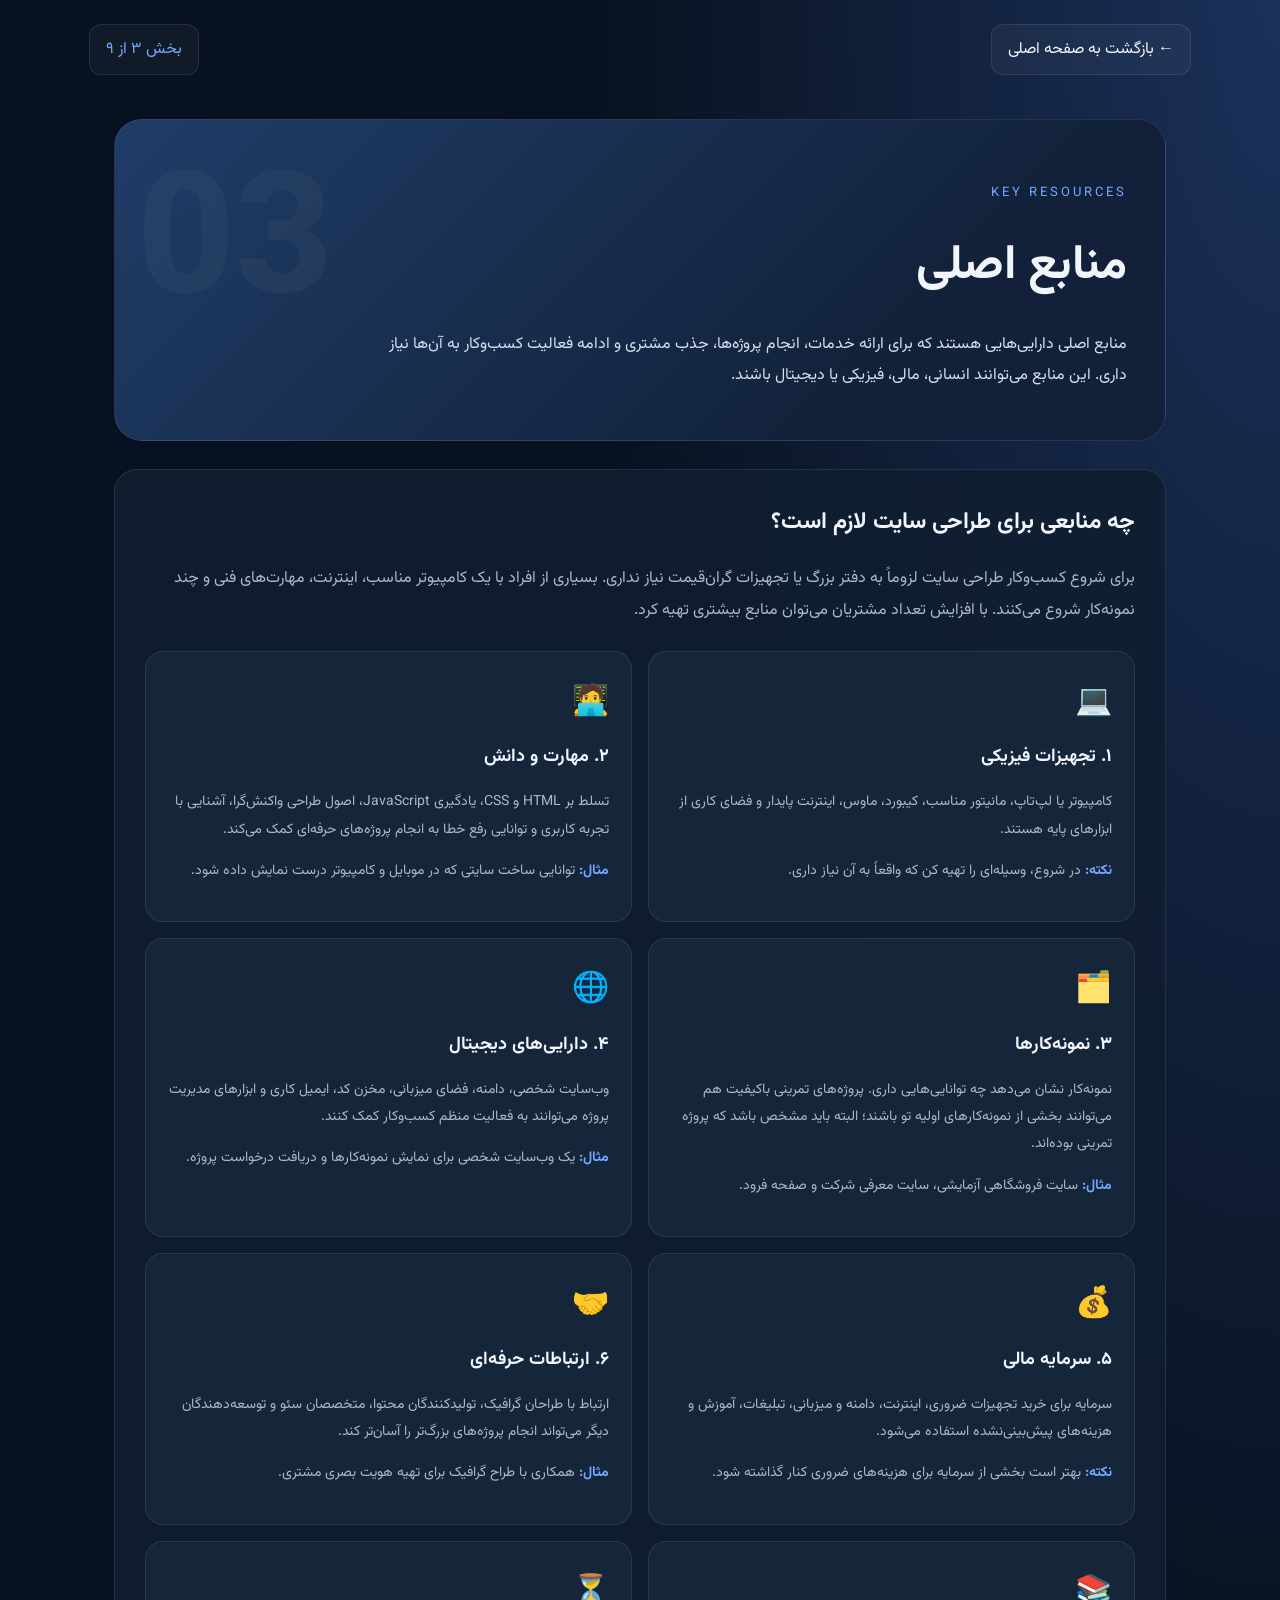
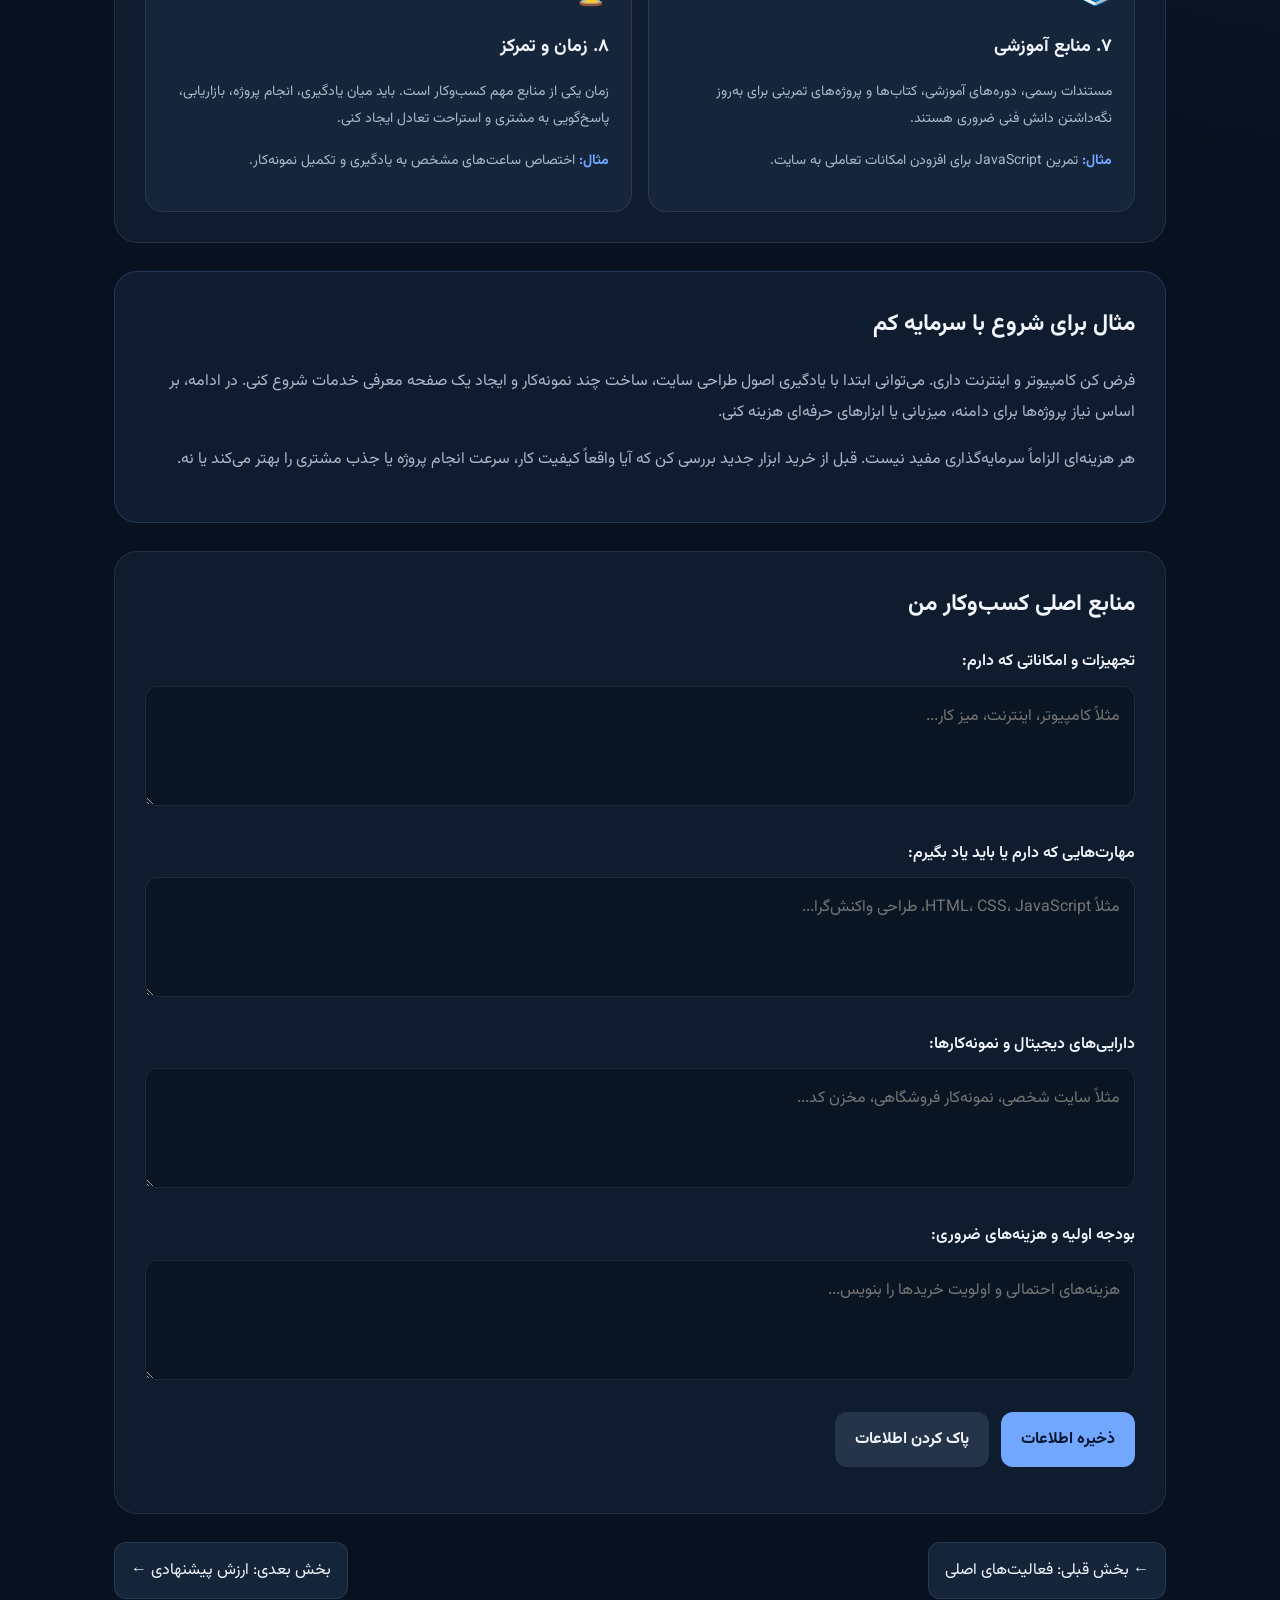
<file: index3.html>
<!DOCTYPE html>
<html lang="fa" dir="rtl">
<head>
    <meta charset="UTF-8">
    <meta name="viewport" content="width=device-width, initial-scale=1.0">
    <title>منابع اصلی | بوم کسب‌وکار طراحی سایت</title>
    <link rel="stylesheet" href="style3.css">
</head>
<body>

<header class="topbar">
    <a href="index0.html" class="back">← بازگشت به صفحه اصلی</a>
    <span class="badge">بخش ۳ از ۹</span>
</header>

<main class="container">

    <section class="hero">
        <span class="number">03</span>
        <p class="eyebrow">KEY RESOURCES</p>
        <h1>منابع اصلی</h1>
        <p>
            منابع اصلی دارایی‌هایی هستند که برای ارائه خدمات، انجام پروژه‌ها،
            جذب مشتری و ادامه فعالیت کسب‌وکار به آن‌ها نیاز داری.
            این منابع می‌توانند انسانی، مالی، فیزیکی یا دیجیتال باشند.
        </p>
    </section>

    <section class="content">
        <h2>چه منابعی برای طراحی سایت لازم است؟</h2>
        <p>
            برای شروع کسب‌وکار طراحی سایت لزوماً به دفتر بزرگ یا تجهیزات
            گران‌قیمت نیاز نداری. بسیاری از افراد با یک کامپیوتر مناسب،
            اینترنت، مهارت‌های فنی و چند نمونه‌کار شروع می‌کنند.
            با افزایش تعداد مشتریان می‌توان منابع بیشتری تهیه کرد.
        </p>

        <div class="cards">
            <article class="card">
                <span class="icon">💻</span>
                <h3>۱. تجهیزات فیزیکی</h3>
                <p>
                    کامپیوتر یا لپ‌تاپ، مانیتور مناسب، کیبورد، ماوس،
                    اینترنت پایدار و فضای کاری از ابزارهای پایه هستند.
                </p>
                <p><strong>نکته:</strong> در شروع، وسیله‌ای را تهیه کن که واقعاً به آن نیاز داری.</p>
            </article>

            <article class="card">
                <span class="icon">🧑‍💻</span>
                <h3>۲. مهارت و دانش</h3>
                <p>
                    تسلط بر HTML و CSS، یادگیری JavaScript، اصول طراحی
                    واکنش‌گرا، آشنایی با تجربه کاربری و توانایی رفع خطا
                    به انجام پروژه‌های حرفه‌ای کمک می‌کند.
                </p>
                <p><strong>مثال:</strong> توانایی ساخت سایتی که در موبایل و کامپیوتر درست نمایش داده شود.</p>
            </article>

            <article class="card">
                <span class="icon">🗂️</span>
                <h3>۳. نمونه‌کارها</h3>
                <p>
                    نمونه‌کار نشان می‌دهد چه توانایی‌هایی داری.
                    پروژه‌های تمرینی باکیفیت هم می‌توانند بخشی از
                    نمونه‌کارهای اولیه تو باشند؛ البته باید مشخص باشد
                    که پروژه تمرینی بوده‌اند.
                </p>
                <p><strong>مثال:</strong> سایت فروشگاهی آزمایشی، سایت معرفی شرکت و صفحه فرود.</p>
            </article>

            <article class="card">
                <span class="icon">🌐</span>
                <h3>۴. دارایی‌های دیجیتال</h3>
                <p>
                    وب‌سایت شخصی، دامنه، فضای میزبانی، مخزن کد،
                    ایمیل کاری و ابزارهای مدیریت پروژه می‌توانند
                    به فعالیت منظم کسب‌وکار کمک کنند.
                </p>
                <p><strong>مثال:</strong> یک وب‌سایت شخصی برای نمایش نمونه‌کارها و دریافت درخواست پروژه.</p>
            </article>

            <article class="card">
                <span class="icon">💰</span>
                <h3>۵. سرمایه مالی</h3>
                <p>
                    سرمایه برای خرید تجهیزات ضروری، اینترنت،
                    دامنه و میزبانی، تبلیغات، آموزش و هزینه‌های
                    پیش‌بینی‌نشده استفاده می‌شود.
                </p>
                <p><strong>نکته:</strong> بهتر است بخشی از سرمایه برای هزینه‌های ضروری کنار گذاشته شود.</p>
            </article>

            <article class="card">
                <span class="icon">🤝</span>
                <h3>۶. ارتباطات حرفه‌ای</h3>
                <p>
                    ارتباط با طراحان گرافیک، تولیدکنندگان محتوا،
                    متخصصان سئو و توسعه‌دهندگان دیگر می‌تواند
                    انجام پروژه‌های بزرگ‌تر را آسان‌تر کند.
                </p>
                <p><strong>مثال:</strong> همکاری با طراح گرافیک برای تهیه هویت بصری مشتری.</p>
            </article>

            <article class="card">
                <span class="icon">📚</span>
                <h3>۷. منابع آموزشی</h3>
                <p>
                    مستندات رسمی، دوره‌های آموزشی، کتاب‌ها و پروژه‌های
                    تمرینی برای به‌روز نگه‌داشتن دانش فنی ضروری هستند.
                </p>
                <p><strong>مثال:</strong> تمرین JavaScript برای افزودن امکانات تعاملی به سایت.</p>
            </article>

            <article class="card">
                <span class="icon">⏳</span>
                <h3>۸. زمان و تمرکز</h3>
                <p>
                    زمان یکی از منابع مهم کسب‌وکار است. باید میان
                    یادگیری، انجام پروژه، بازاریابی، پاسخ‌گویی به
                    مشتری و استراحت تعادل ایجاد کنی.
                </p>
                <p><strong>مثال:</strong> اختصاص ساعت‌های مشخص به یادگیری و تکمیل نمونه‌کار.</p>
            </article>
        </div>
    </section>

    <section class="example">
        <h2>مثال برای شروع با سرمایه کم</h2>
        <p>
            فرض کن کامپیوتر و اینترنت داری. می‌توانی ابتدا با یادگیری اصول
            طراحی سایت، ساخت چند نمونه‌کار و ایجاد یک صفحه معرفی خدمات
            شروع کنی. در ادامه، بر اساس نیاز پروژه‌ها برای دامنه،
            میزبانی یا ابزارهای حرفه‌ای هزینه کنی.
        </p>
        <p>
            هر هزینه‌ای الزاماً سرمایه‌گذاری مفید نیست. قبل از خرید ابزار
            جدید بررسی کن که آیا واقعاً کیفیت کار، سرعت انجام پروژه یا
            جذب مشتری را بهتر می‌کند یا نه.
        </p>
    </section>

    <section class="worksheet">
        <h2>منابع اصلی کسب‌وکار من</h2>
        <label for="equipment">تجهیزات و امکاناتی که دارم:</label>
        <textarea id="equipment" placeholder="مثلاً کامپیوتر، اینترنت، میز کار..."></textarea>

        <label for="skills">مهارت‌هایی که دارم یا باید یاد بگیرم:</label>
        <textarea id="skills" placeholder="مثلاً HTML، CSS، JavaScript، طراحی واکنش‌گرا..."></textarea>

        <label for="assets">دارایی‌های دیجیتال و نمونه‌کارها:</label>
        <textarea id="assets" placeholder="مثلاً سایت شخصی، نمونه‌کار فروشگاهی، مخزن کد..."></textarea>

        <label for="budget">بودجه اولیه و هزینه‌های ضروری:</label>
        <textarea id="budget" placeholder="هزینه‌های احتمالی و اولویت خریدها را بنویس..."></textarea>

        <div class="actions">
            <button onclick="saveData()">ذخیره اطلاعات</button>
            <button class="secondary" onclick="clearData()">پاک کردن اطلاعات</button>
        </div>
        <p id="status" aria-live="polite"></p>
    </section>

    <nav class="page-nav">
        <a href="index2.html">← بخش قبلی: فعالیت‌های اصلی</a>
        <a href="index4.html">بخش بعدی: ارزش پیشنهادی ←</a>
    </nav>

</main>

<script>
const fields = ["equipment", "skills", "assets", "budget"];
const storageKey = "business_canvas_resources";

function saveData() {
    const data = {};
    fields.forEach(id => data[id] = document.getElementById(id).value);
    localStorage.setItem(storageKey, JSON.stringify(data));
    document.getElementById("status").textContent = "اطلاعات با موفقیت ذخیره شد.";
}

function clearData() {
    if (!confirm("از پاک کردن اطلاعات این بخش مطمئنی؟")) return;
    fields.forEach(id => document.getElementById(id).value = "");
    localStorage.removeItem(storageKey);
    document.getElementById("status").textContent = "اطلاعات پاک شد.";
}

(function loadData() {
    const data = JSON.parse(localStorage.getItem(storageKey) || "{}");
    fields.forEach(id => document.getElementById(id).value = data[id] || "");
})();
</script>

</body>
</html>
</file>
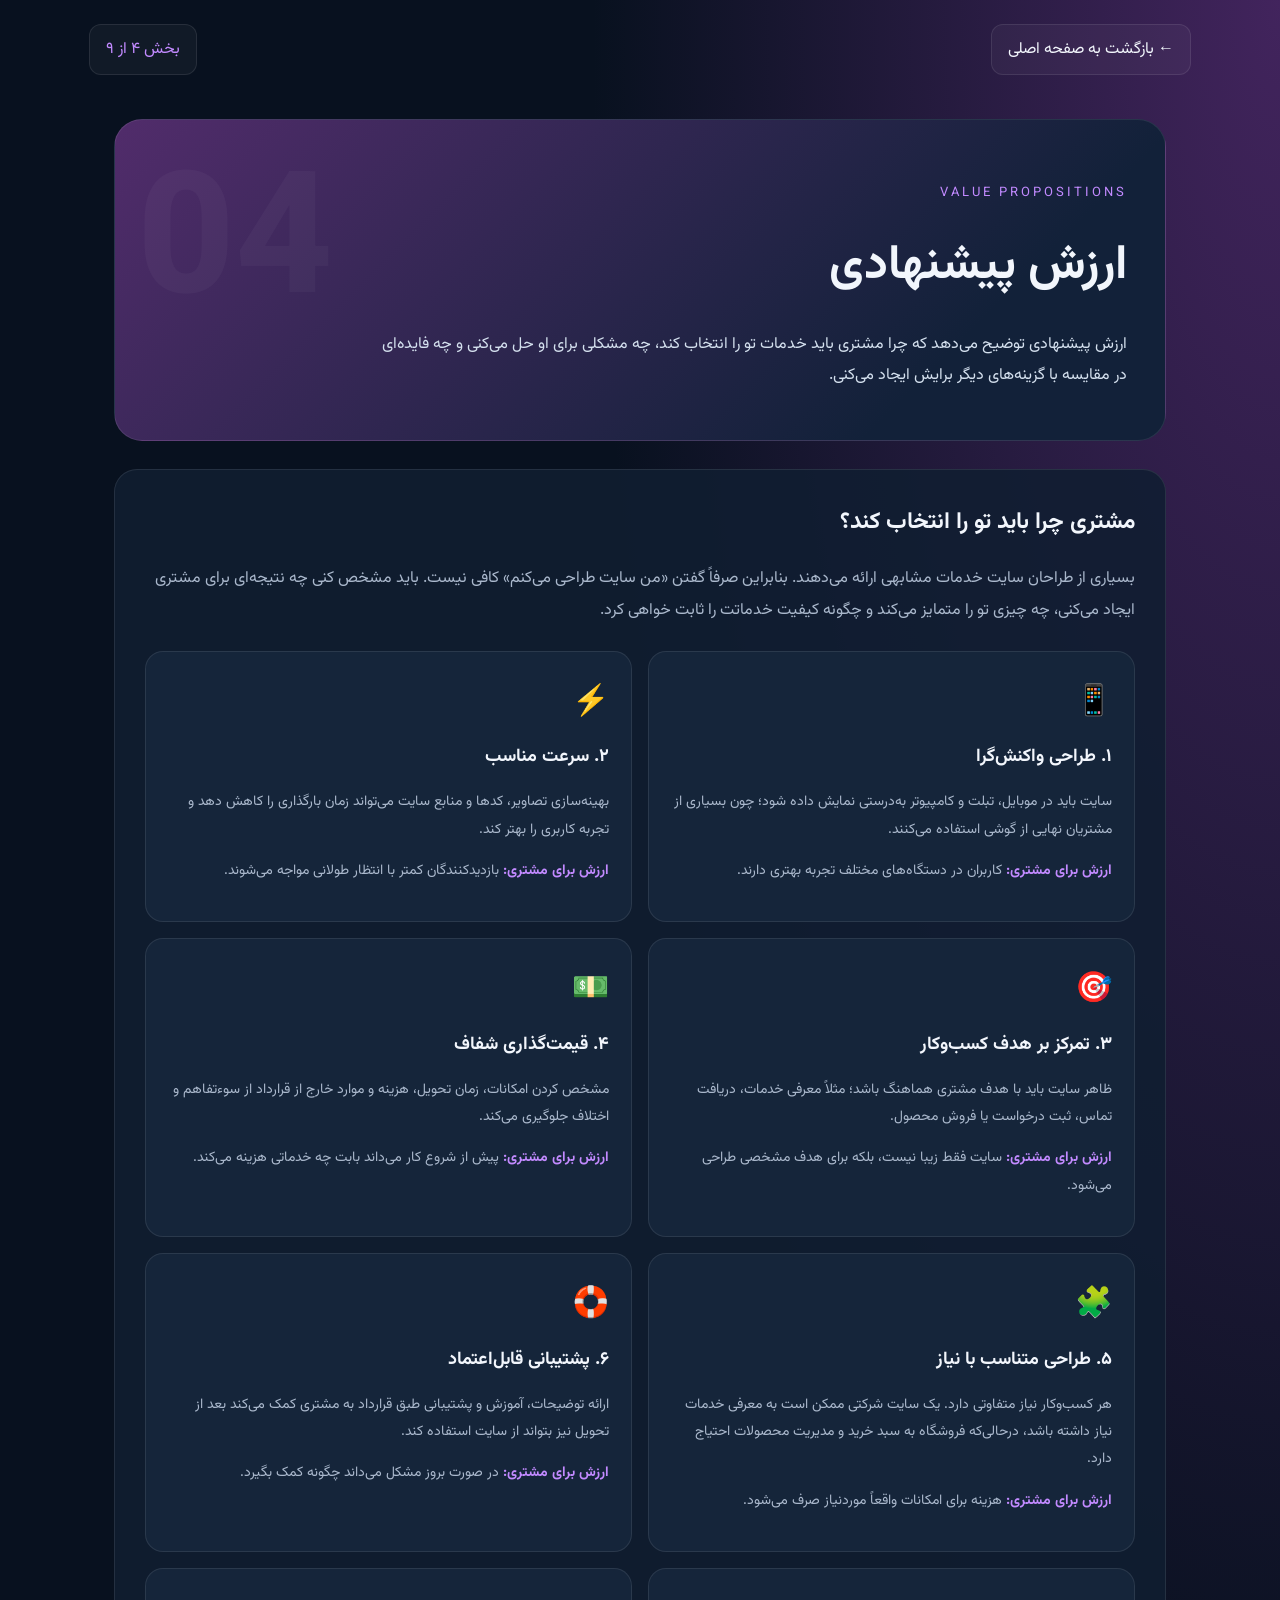
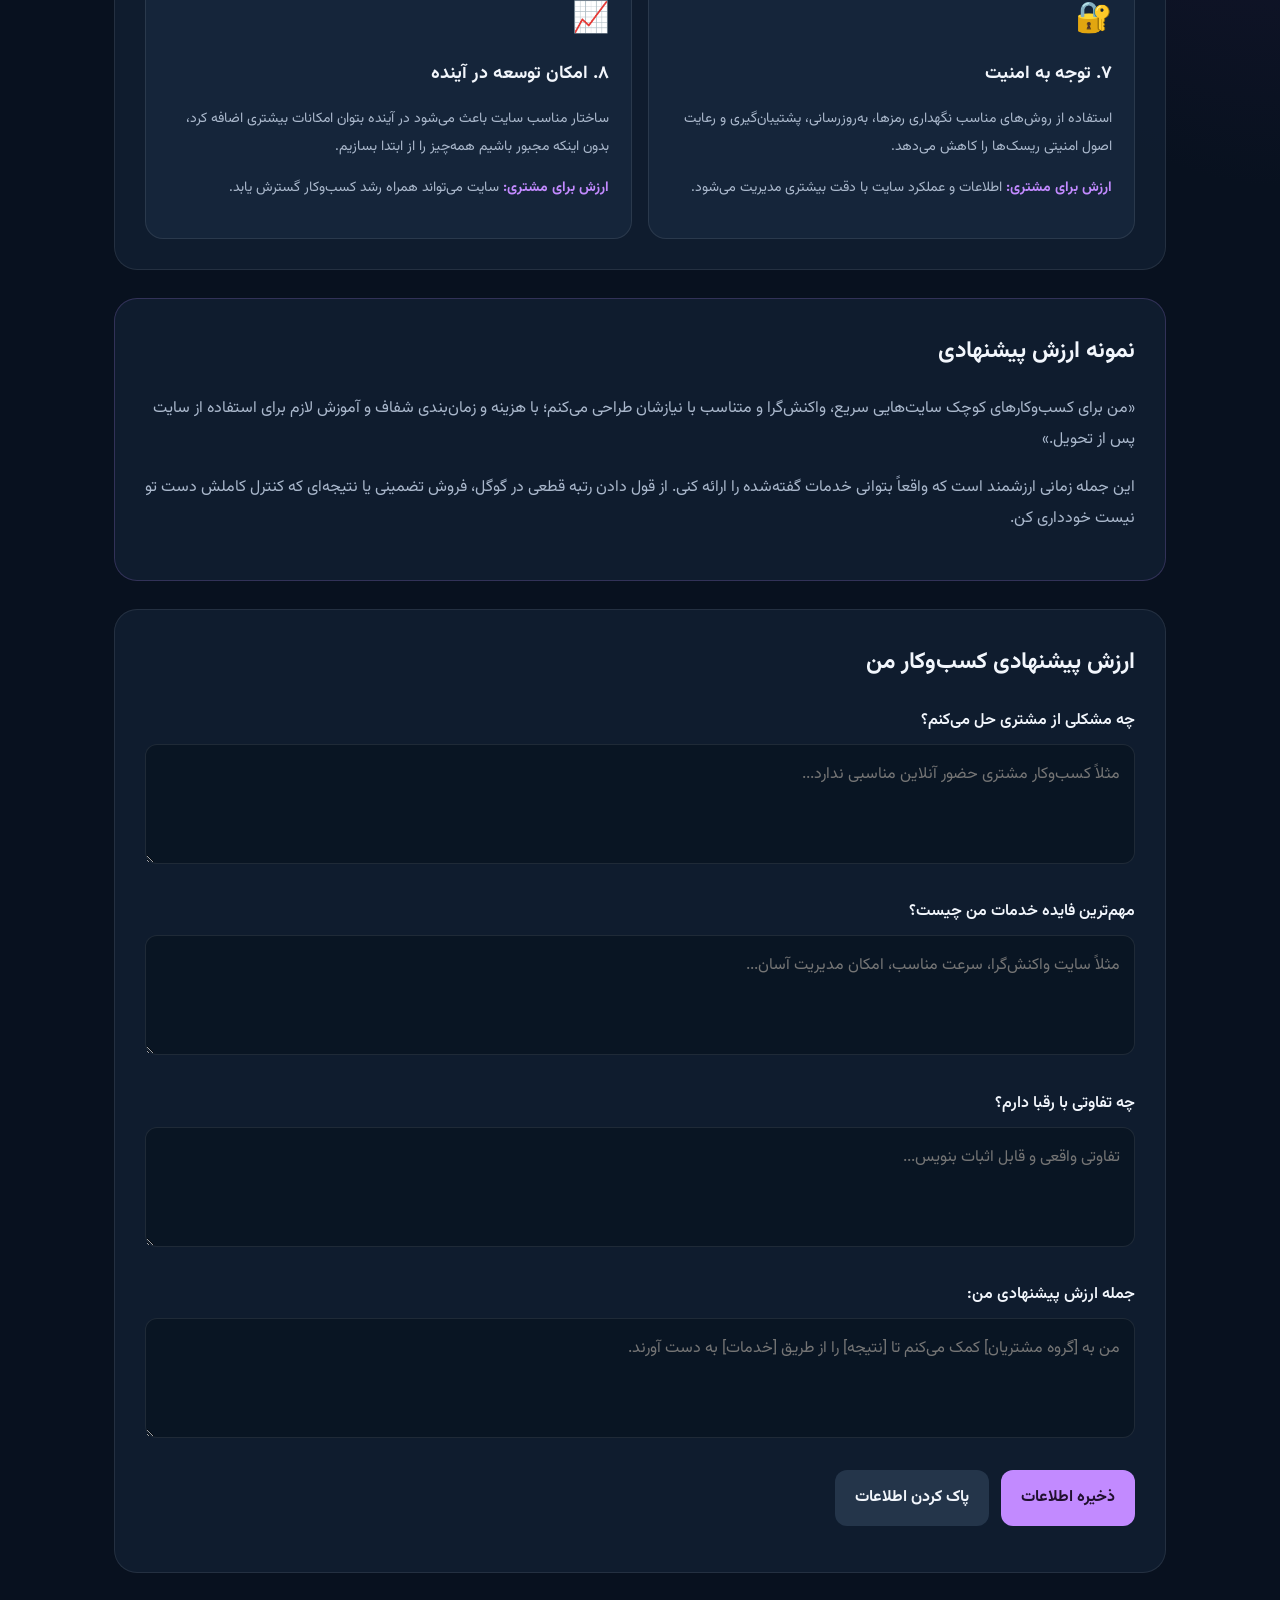
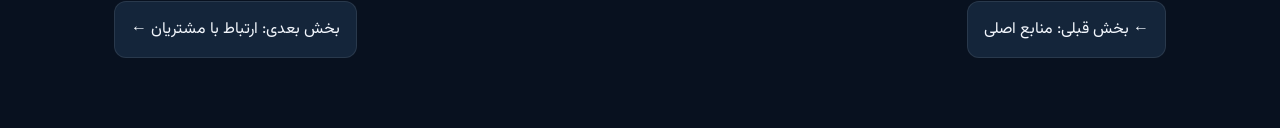
<file: index4.html>
<!DOCTYPE html>
<html lang="fa" dir="rtl">
<head>
    <meta charset="UTF-8">
    <meta name="viewport" content="width=device-width, initial-scale=1.0">
    <title>ارزش پیشنهادی | بوم کسب‌وکار طراحی سایت</title>
    <link rel="stylesheet" href="style4.css">
</head>
<body>

<header class="topbar">
    <a href="index0.html" class="back">← بازگشت به صفحه اصلی</a>
    <span class="badge">بخش ۴ از ۹</span>
</header>

<main class="container">

    <section class="hero">
        <span class="number">04</span>
        <p class="eyebrow">VALUE PROPOSITIONS</p>
        <h1>ارزش پیشنهادی</h1>
        <p>
            ارزش پیشنهادی توضیح می‌دهد که چرا مشتری باید خدمات تو را انتخاب کند،
            چه مشکلی برای او حل می‌کنی و چه فایده‌ای در مقایسه با گزینه‌های دیگر
            برایش ایجاد می‌کنی.
        </p>
    </section>

    <section class="content">
        <h2>مشتری چرا باید تو را انتخاب کند؟</h2>
        <p>
            بسیاری از طراحان سایت خدمات مشابهی ارائه می‌دهند. بنابراین صرفاً
            گفتن «من سایت طراحی می‌کنم» کافی نیست. باید مشخص کنی چه نتیجه‌ای
            برای مشتری ایجاد می‌کنی، چه چیزی تو را متمایز می‌کند و چگونه
            کیفیت خدماتت را ثابت خواهی کرد.
        </p>

        <div class="cards">
            <article class="card">
                <span class="icon">📱</span>
                <h3>۱. طراحی واکنش‌گرا</h3>
                <p>
                    سایت باید در موبایل، تبلت و کامپیوتر به‌درستی نمایش داده
                    شود؛ چون بسیاری از مشتریان نهایی از گوشی استفاده می‌کنند.
                </p>
                <p><strong>ارزش برای مشتری:</strong> کاربران در دستگاه‌های مختلف تجربه بهتری دارند.</p>
            </article>

            <article class="card">
                <span class="icon">⚡</span>
                <h3>۲. سرعت مناسب</h3>
                <p>
                    بهینه‌سازی تصاویر، کدها و منابع سایت می‌تواند زمان بارگذاری
                    را کاهش دهد و تجربه کاربری را بهتر کند.
                </p>
                <p><strong>ارزش برای مشتری:</strong> بازدیدکنندگان کمتر با انتظار طولانی مواجه می‌شوند.</p>
            </article>

            <article class="card">
                <span class="icon">🎯</span>
                <h3>۳. تمرکز بر هدف کسب‌وکار</h3>
                <p>
                    ظاهر سایت باید با هدف مشتری هماهنگ باشد؛ مثلاً معرفی
                    خدمات، دریافت تماس، ثبت درخواست یا فروش محصول.
                </p>
                <p><strong>ارزش برای مشتری:</strong> سایت فقط زیبا نیست، بلکه برای هدف مشخصی طراحی می‌شود.</p>
            </article>

            <article class="card">
                <span class="icon">💵</span>
                <h3>۴. قیمت‌گذاری شفاف</h3>
                <p>
                    مشخص کردن امکانات، زمان تحویل، هزینه و موارد خارج از
                    قرارداد از سوءتفاهم و اختلاف جلوگیری می‌کند.
                </p>
                <p><strong>ارزش برای مشتری:</strong> پیش از شروع کار می‌داند بابت چه خدماتی هزینه می‌کند.</p>
            </article>

            <article class="card">
                <span class="icon">🧩</span>
                <h3>۵. طراحی متناسب با نیاز</h3>
                <p>
                    هر کسب‌وکار نیاز متفاوتی دارد. یک سایت شرکتی ممکن است
                    به معرفی خدمات نیاز داشته باشد، درحالی‌که فروشگاه
                    به سبد خرید و مدیریت محصولات احتیاج دارد.
                </p>
                <p><strong>ارزش برای مشتری:</strong> هزینه برای امکانات واقعاً موردنیاز صرف می‌شود.</p>
            </article>

            <article class="card">
                <span class="icon">🛟</span>
                <h3>۶. پشتیبانی قابل‌اعتماد</h3>
                <p>
                    ارائه توضیحات، آموزش و پشتیبانی طبق قرارداد به مشتری
                    کمک می‌کند بعد از تحویل نیز بتواند از سایت استفاده کند.
                </p>
                <p><strong>ارزش برای مشتری:</strong> در صورت بروز مشکل می‌داند چگونه کمک بگیرد.</p>
            </article>
            <article class="card">
                <span class="icon">🔐</span>
                <h3>۷. توجه به امنیت</h3>
                <p>
                    استفاده از روش‌های مناسب نگهداری رمزها، به‌روزرسانی،
                    پشتیبان‌گیری و رعایت اصول امنیتی ریسک‌ها را کاهش می‌دهد.
                </p>
                <p><strong>ارزش برای مشتری:</strong> اطلاعات و عملکرد سایت با دقت بیشتری مدیریت می‌شود.</p>
            </article>

            <article class="card">
                <span class="icon">📈</span>
                <h3>۸. امکان توسعه در آینده</h3>
                <p>
                    ساختار مناسب سایت باعث می‌شود در آینده بتوان امکانات
                    بیشتری اضافه کرد، بدون اینکه مجبور باشیم همه‌چیز را
                    از ابتدا بسازیم.
                </p>
                <p><strong>ارزش برای مشتری:</strong> سایت می‌تواند همراه رشد کسب‌وکار گسترش یابد.</p>
            </article>
        </div>
    </section>

    <section class="example">
        <h2>نمونه ارزش پیشنهادی</h2>
        <p>
            «من برای کسب‌وکارهای کوچک سایت‌هایی سریع، واکنش‌گرا و متناسب با
            نیازشان طراحی می‌کنم؛ با هزینه و زمان‌بندی شفاف و آموزش لازم
            برای استفاده از سایت پس از تحویل.»
        </p>
        <p>
            این جمله زمانی ارزشمند است که واقعاً بتوانی خدمات گفته‌شده را
            ارائه کنی. از قول دادن رتبه قطعی در گوگل، فروش تضمینی یا
            نتیجه‌ای که کنترل کاملش دست تو نیست خودداری کن.
        </p>
    </section>

    <section class="worksheet">
        <h2>ارزش پیشنهادی کسب‌وکار من</h2>

        <label for="problem">چه مشکلی از مشتری حل می‌کنم؟</label>
        <textarea id="problem" placeholder="مثلاً کسب‌وکار مشتری حضور آنلاین مناسبی ندارد..."></textarea>

        <label for="benefit">مهم‌ترین فایده خدمات من چیست؟</label>
        <textarea id="benefit" placeholder="مثلاً سایت واکنش‌گرا، سرعت مناسب، امکان مدیریت آسان..."></textarea>

        <label for="difference">چه تفاوتی با رقبا دارم؟</label>
        <textarea id="difference" placeholder="تفاوتی واقعی و قابل اثبات بنویس..."></textarea>

        <label for="promise">جمله ارزش پیشنهادی من:</label>
        <textarea id="promise" placeholder="من به [گروه مشتریان] کمک می‌کنم تا [نتیجه] را از طریق [خدمات] به دست آورند."></textarea>

        <div class="actions">
            <button onclick="saveData()">ذخیره اطلاعات</button>
            <button class="secondary" onclick="clearData()">پاک کردن اطلاعات</button>
        </div>
        <p id="status" aria-live="polite"></p>
    </section>

    <nav class="page-nav">
        <a href="index3.html">← بخش قبلی: منابع اصلی</a>
        <a href="index5.html">بخش بعدی: ارتباط با مشتریان ←</a>
    </nav>

</main>

<script>
const fields = ["problem", "benefit", "difference", "promise"];
const storageKey = "business_canvas_value";

function saveData() {
    const data = {};
    fields.forEach(id => data[id] = document.getElementById(id).value);
    localStorage.setItem(storageKey, JSON.stringify(data));
    document.getElementById("status").textContent = "اطلاعات با موفقیت ذخیره شد.";
}

function clearData() {
    if (!confirm("از پاک کردن اطلاعات این بخش مطمئنی؟")) return;
    fields.forEach(id => document.getElementById(id).value = "");
    localStorage.removeItem(storageKey);
    document.getElementById("status").textContent = "اطلاعات پاک شد.";
}

(function loadData() {
    const data = JSON.parse(localStorage.getItem(storageKey) || "{}");
    fields.forEach(id => document.getElementById(id).value = data[id] || "");
})();
</script>

</body>
</html>
</file>
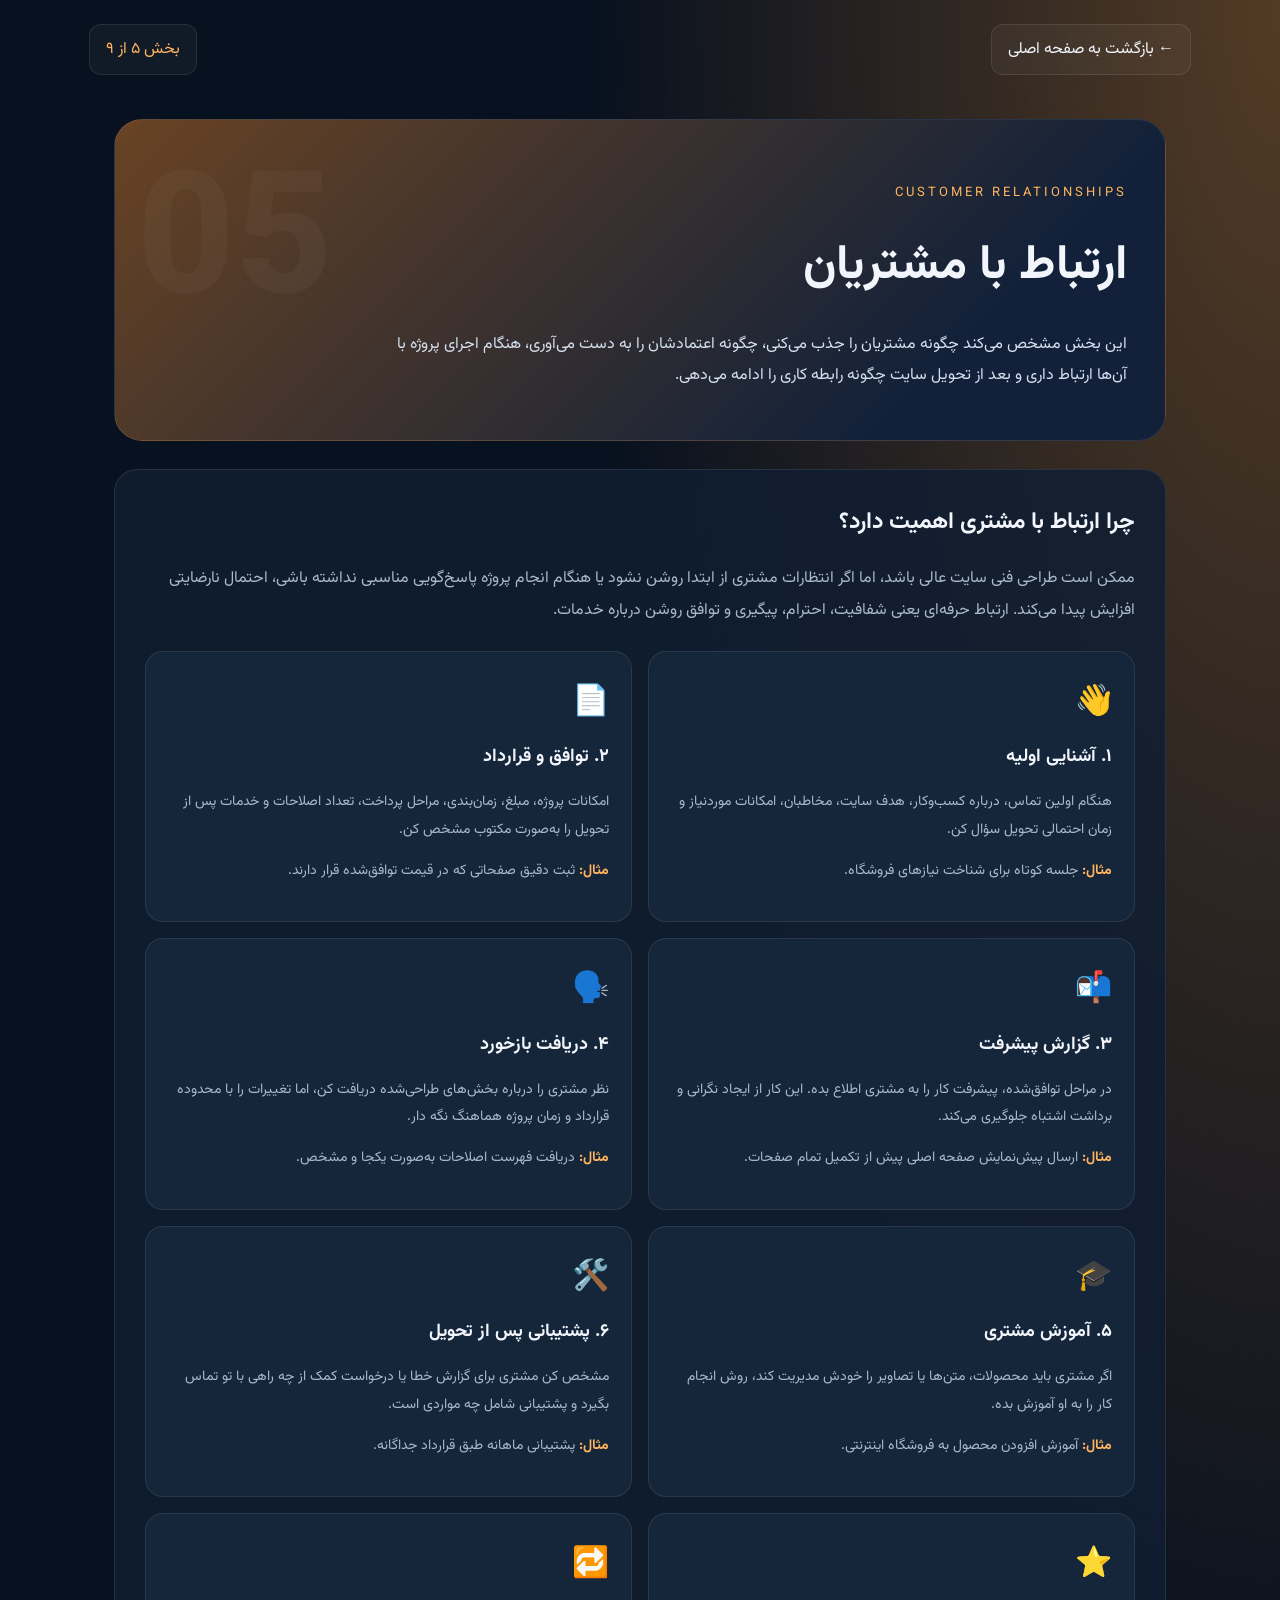
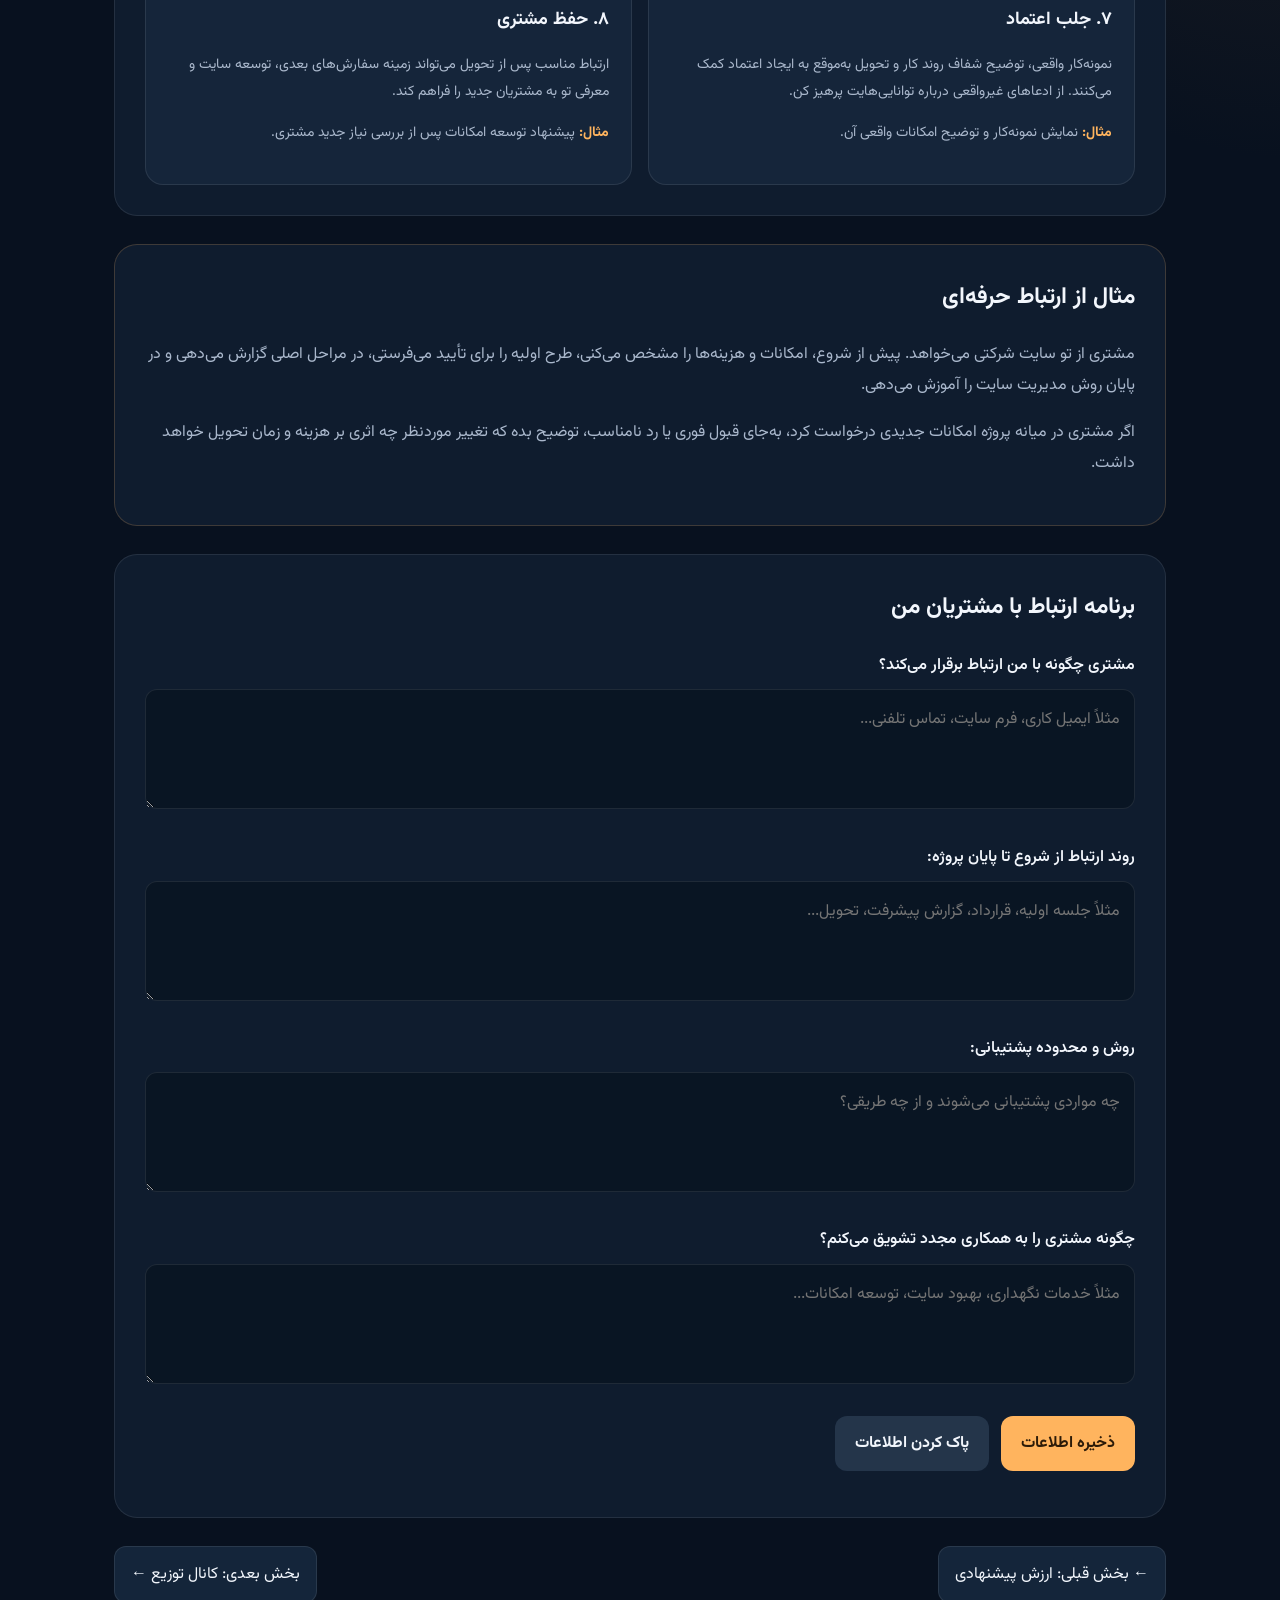
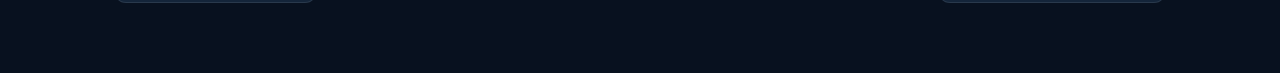
<file: index5.html>
<!DOCTYPE html>
<html lang="fa" dir="rtl">
<head>
    <meta charset="UTF-8">
    <meta name="viewport" content="width=device-width, initial-scale=1.0">
    <title>ارتباط با مشتریان | بوم کسب‌وکار طراحی سایت</title>
    <link rel="stylesheet" href="style5.css">
</head>
<body>

<header class="topbar">
    <a href="index0.html" class="back">← بازگشت به صفحه اصلی</a>
    <span class="badge">بخش ۵ از ۹</span>
</header>

<main class="container">

    <section class="hero">
        <span class="number">05</span>
        <p class="eyebrow">CUSTOMER RELATIONSHIPS</p>
        <h1>ارتباط با مشتریان</h1>
        <p>
            این بخش مشخص می‌کند چگونه مشتریان را جذب می‌کنی، چگونه اعتمادشان
            را به دست می‌آوری، هنگام اجرای پروژه با آن‌ها ارتباط داری و
            بعد از تحویل سایت چگونه رابطه کاری را ادامه می‌دهی.
        </p>
    </section>

    <section class="content">
        <h2>چرا ارتباط با مشتری اهمیت دارد؟</h2>
        <p>
            ممکن است طراحی فنی سایت عالی باشد، اما اگر انتظارات مشتری از ابتدا
            روشن نشود یا هنگام انجام پروژه پاسخ‌گویی مناسبی نداشته باشی،
            احتمال نارضایتی افزایش پیدا می‌کند. ارتباط حرفه‌ای یعنی شفافیت،
            احترام، پیگیری و توافق روشن درباره خدمات.
        </p>

        <div class="cards">
            <article class="card">
                <span class="icon">👋</span>
                <h3>۱. آشنایی اولیه</h3>
                <p>
                    هنگام اولین تماس، درباره کسب‌وکار، هدف سایت، مخاطبان،
                    امکانات موردنیاز و زمان احتمالی تحویل سؤال کن.
                </p>
                <p><strong>مثال:</strong> جلسه کوتاه برای شناخت نیازهای فروشگاه.</p>
            </article>

            <article class="card">
                <span class="icon">📄</span>
                <h3>۲. توافق و قرارداد</h3>
                <p>
                    امکانات پروژه، مبلغ، زمان‌بندی، مراحل پرداخت،
                    تعداد اصلاحات و خدمات پس از تحویل را به‌صورت مکتوب
                    مشخص کن.
                </p>
                <p><strong>مثال:</strong> ثبت دقیق صفحاتی که در قیمت توافق‌شده قرار دارند.</p>
            </article>

            <article class="card">
                <span class="icon">📬</span>
                <h3>۳. گزارش پیشرفت</h3>
                <p>
                    در مراحل توافق‌شده، پیشرفت کار را به مشتری اطلاع بده.
                    این کار از ایجاد نگرانی و برداشت اشتباه جلوگیری می‌کند.
                </p>
                <p><strong>مثال:</strong> ارسال پیش‌نمایش صفحه اصلی پیش از تکمیل تمام صفحات.</p>
            </article>

            <article class="card">
                <span class="icon">🗣️</span>
                <h3>۴. دریافت بازخورد</h3>
                <p>
                    نظر مشتری را درباره بخش‌های طراحی‌شده دریافت کن،
                    اما تغییرات را با محدوده قرارداد و زمان پروژه
                    هماهنگ نگه دار.
                </p>
                <p><strong>مثال:</strong> دریافت فهرست اصلاحات به‌صورت یکجا و مشخص.</p>
            </article>

            <article class="card">
                <span class="icon">🎓</span>
                <h3>۵. آموزش مشتری</h3>
                <p>
                    اگر مشتری باید محصولات، متن‌ها یا تصاویر را خودش
                    مدیریت کند، روش انجام کار را به او آموزش بده.
                </p>
                <p><strong>مثال:</strong> آموزش افزودن محصول به فروشگاه اینترنتی.</p>
            </article>

            <article class="card">
                <span class="icon">🛠️</span>
                <h3>۶. پشتیبانی پس از تحویل</h3>
                <p>
                    مشخص کن مشتری برای گزارش خطا یا درخواست کمک از چه
                    راهی با تو تماس بگیرد و پشتیبانی شامل چه مواردی است.
                </p>
                <p><strong>مثال:</strong> پشتیبانی ماهانه طبق قرارداد جداگانه.</p>
            </article>
            <article class="card">
                <span class="icon">⭐</span>
                <h3>۷. جلب اعتماد</h3>
                <p>
                    نمونه‌کار واقعی، توضیح شفاف روند کار و تحویل به‌موقع
                    به ایجاد اعتماد کمک می‌کنند. از ادعاهای غیرواقعی
                    درباره توانایی‌هایت پرهیز کن.
                </p>
                <p><strong>مثال:</strong> نمایش نمونه‌کار و توضیح امکانات واقعی آن.</p>
            </article>

            <article class="card">
                <span class="icon">🔁</span>
                <h3>۸. حفظ مشتری</h3>
                <p>
                    ارتباط مناسب پس از تحویل می‌تواند زمینه سفارش‌های
                    بعدی، توسعه سایت و معرفی تو به مشتریان جدید را فراهم کند.
                </p>
                <p><strong>مثال:</strong> پیشنهاد توسعه امکانات پس از بررسی نیاز جدید مشتری.</p>
            </article>
        </div>
    </section>

    <section class="example">
        <h2>مثال از ارتباط حرفه‌ای</h2>
        <p>
            مشتری از تو سایت شرکتی می‌خواهد. پیش از شروع، امکانات و هزینه‌ها
            را مشخص می‌کنی، طرح اولیه را برای تأیید می‌فرستی، در مراحل اصلی
            گزارش می‌دهی و در پایان روش مدیریت سایت را آموزش می‌دهی.
        </p>
        <p>
            اگر مشتری در میانه پروژه امکانات جدیدی درخواست کرد، به‌جای
            قبول فوری یا رد نامناسب، توضیح بده که تغییر موردنظر چه اثری
            بر هزینه و زمان تحویل خواهد داشت.
        </p>
    </section>

    <section class="worksheet">
        <h2>برنامه ارتباط با مشتریان من</h2>

        <label for="contact">مشتری چگونه با من ارتباط برقرار می‌کند؟</label>
        <textarea id="contact" placeholder="مثلاً ایمیل کاری، فرم سایت، تماس تلفنی..."></textarea>

        <label for="process">روند ارتباط از شروع تا پایان پروژه:</label>
        <textarea id="process" placeholder="مثلاً جلسه اولیه، قرارداد، گزارش پیشرفت، تحویل..."></textarea>

        <label for="support">روش و محدوده پشتیبانی:</label>
        <textarea id="support" placeholder="چه مواردی پشتیبانی می‌شوند و از چه طریقی؟"></textarea>

        <label for="retention">چگونه مشتری را به همکاری مجدد تشویق می‌کنم؟</label>
        <textarea id="retention" placeholder="مثلاً خدمات نگهداری، بهبود سایت، توسعه امکانات..."></textarea>

        <div class="actions">
            <button onclick="saveData()">ذخیره اطلاعات</button>
            <button class="secondary" onclick="clearData()">پاک کردن اطلاعات</button>
        </div>
        <p id="status" aria-live="polite"></p>
    </section>

    <nav class="page-nav">
        <a href="index4.html">← بخش قبلی: ارزش پیشنهادی</a>
        <a href="index6.html">بخش بعدی: کانال توزیع ←</a>
    </nav>

</main>

<script>
const fields = ["contact", "process", "support", "retention"];
const storageKey = "business_canvas_relationships";

function saveData() {
    const data = {};
    fields.forEach(id => data[id] = document.getElementById(id).value);
    localStorage.setItem(storageKey, JSON.stringify(data));
    document.getElementById("status").textContent = "اطلاعات با موفقیت ذخیره شد.";
}

function clearData() {
    if (!confirm("از پاک کردن اطلاعات این بخش مطمئنی؟")) return;
    fields.forEach(id => document.getElementById(id).value = "");
    localStorage.removeItem(storageKey);
    document.getElementById("status").textContent = "اطلاعات پاک شد.";
}

(function loadData() {
    const data = JSON.parse(localStorage.getItem(storageKey) || "{}");
    fields.forEach(id => document.getElementById(id).value = data[id] || "");
})();
</script>

</body>
</html>
</file>
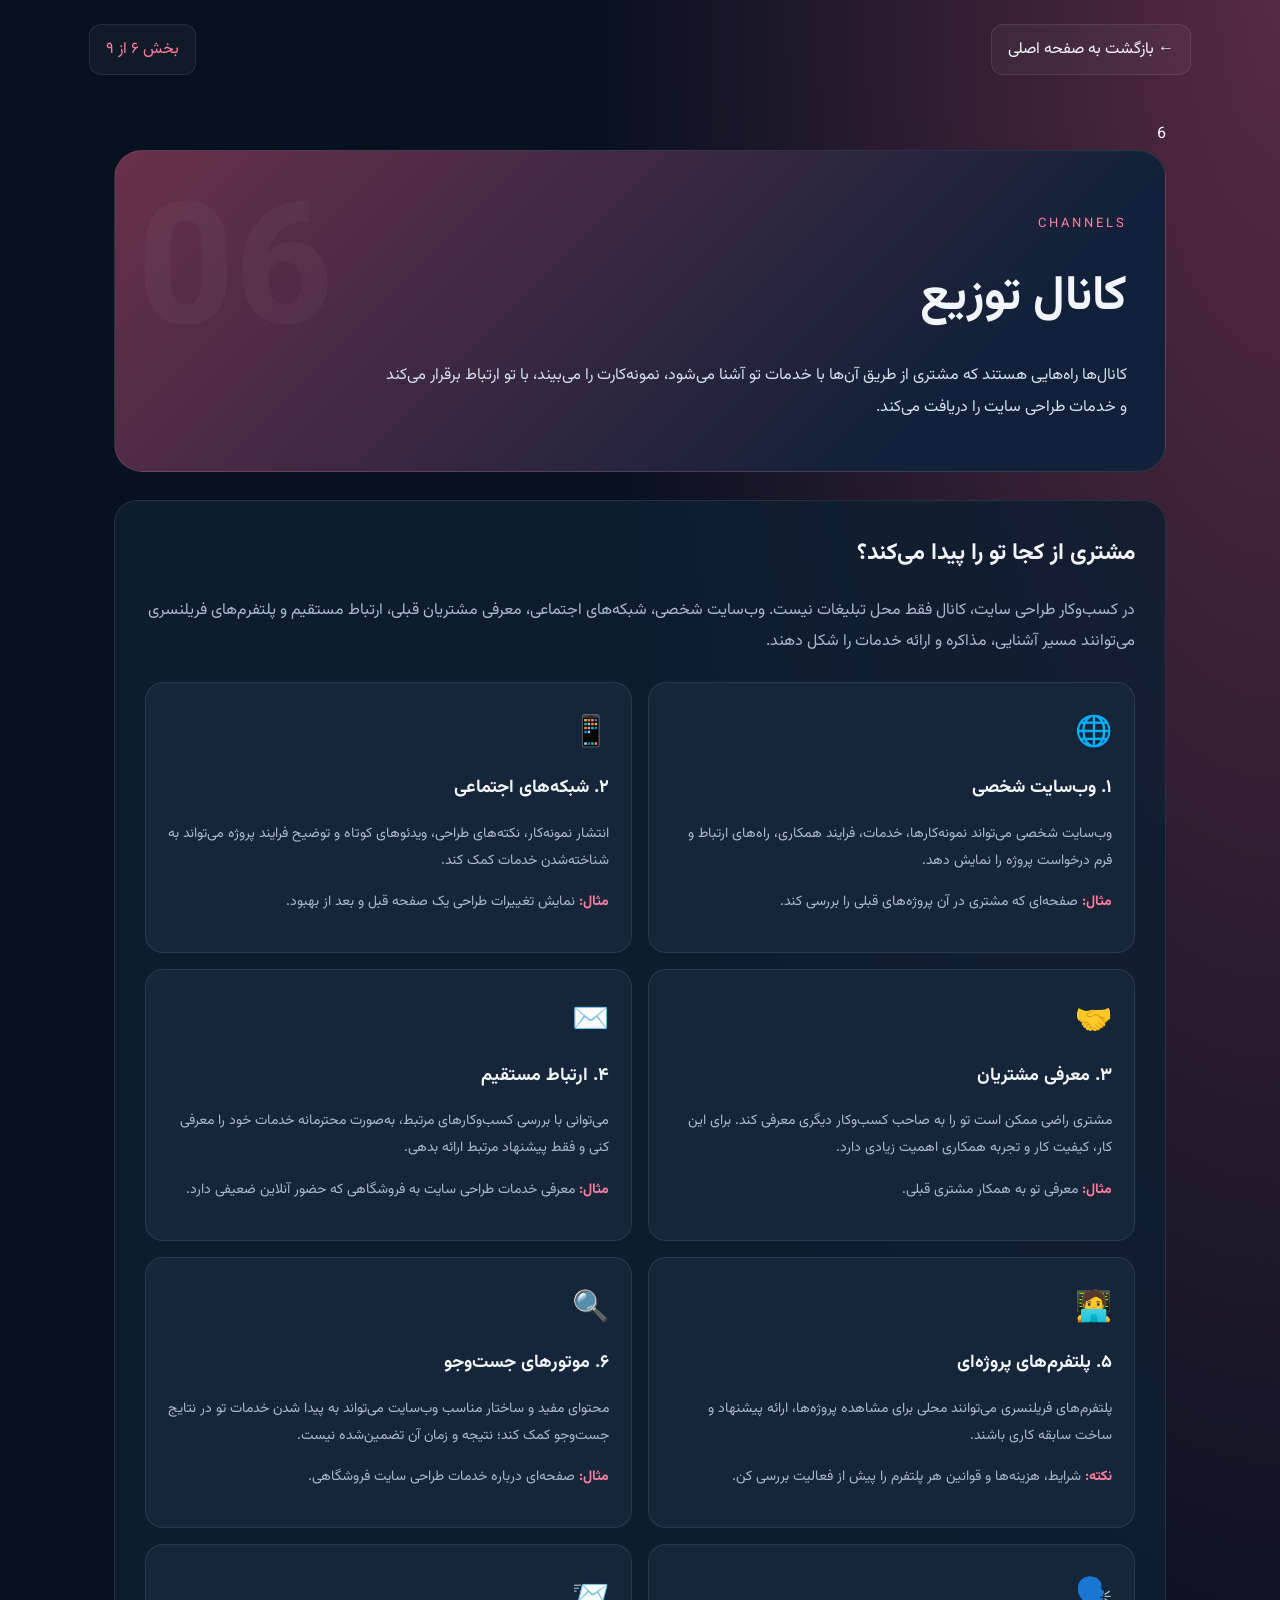
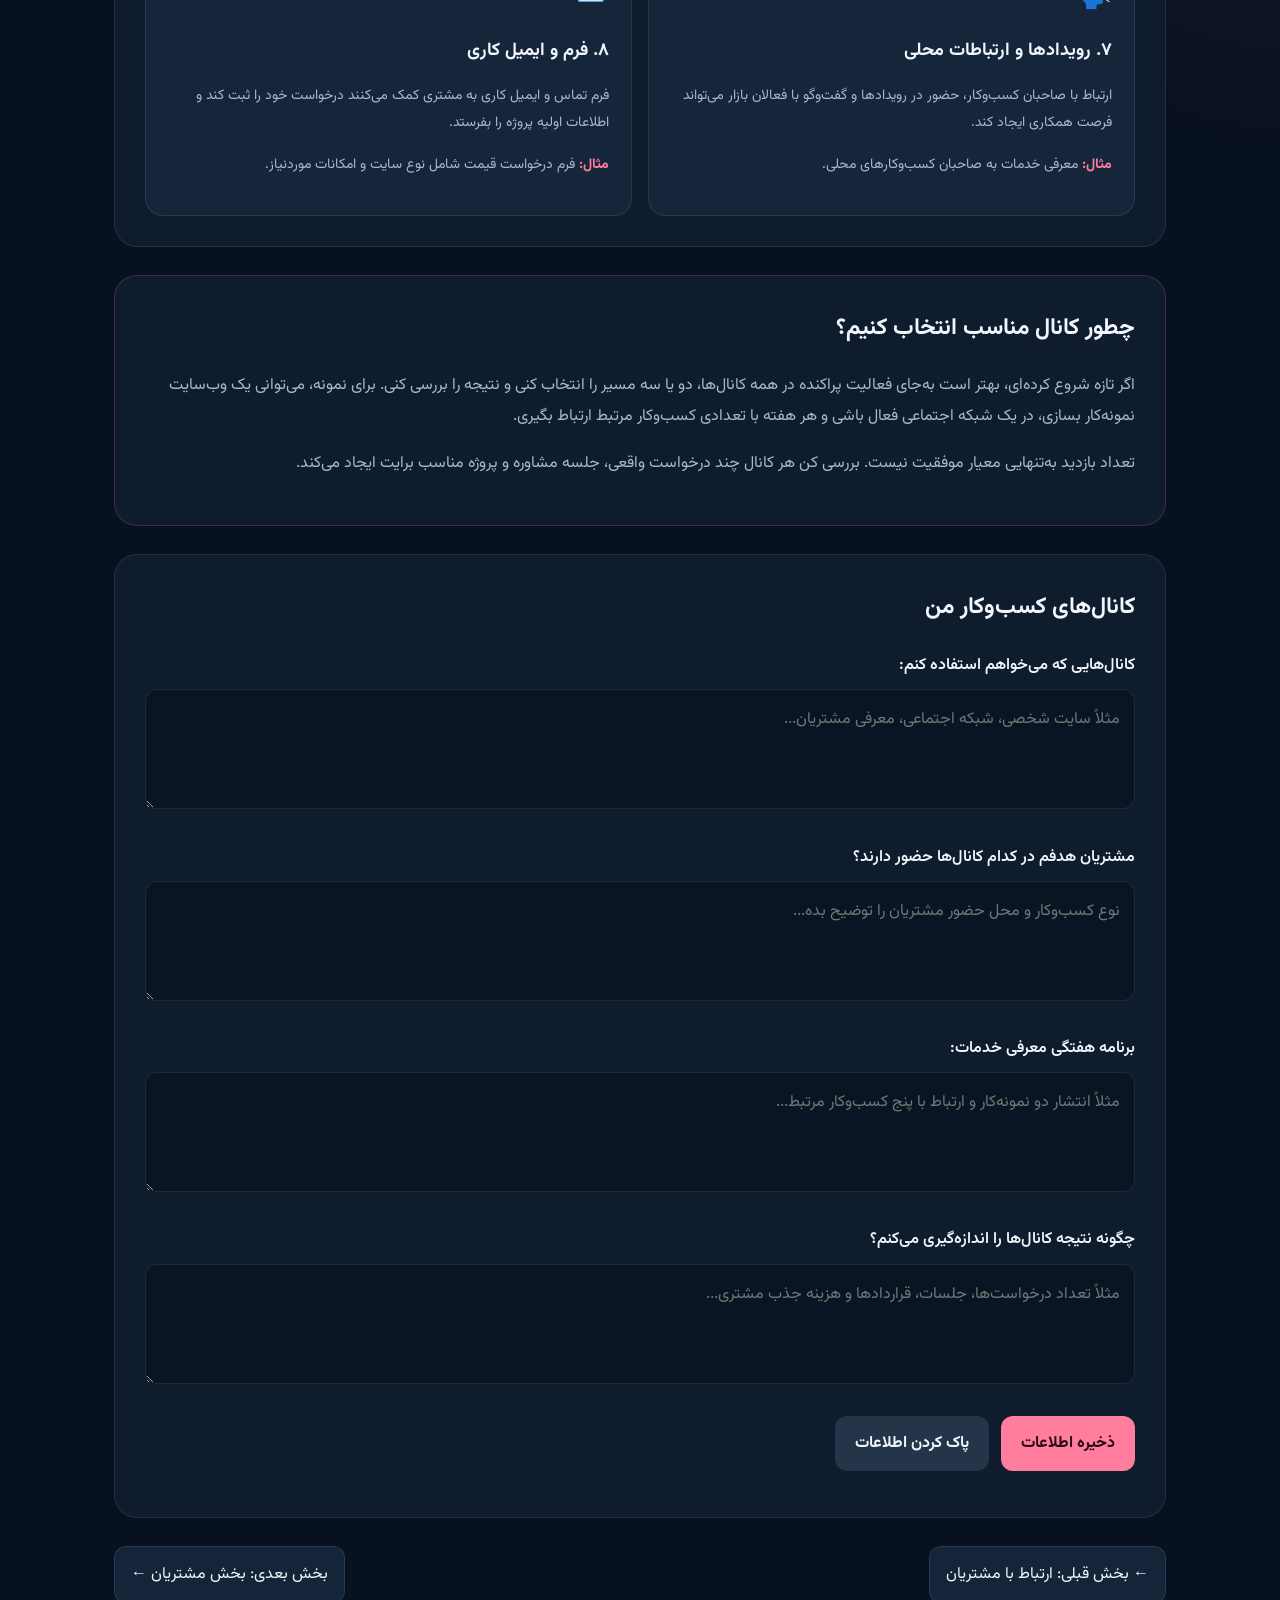
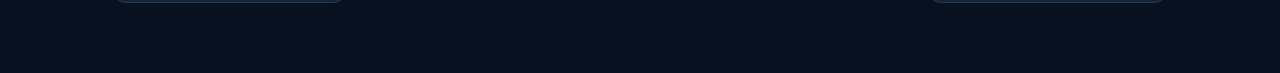
<file: index6.html>
<!DOCTYPE html>
<html lang="fa" dir="rtl">
<head>
    <meta charset="UTF-8">
    <meta name="viewport" content="width=device-width, initial-scale=1.0">
    <title>کانال توزیع | بوم کسب‌وکار طراحی سایت</title>
    <link rel="stylesheet" href="style6.css">
</head>
<body>

<header class="topbar">
    <a href="index0.html" class="back">← بازگشت به صفحه اصلی</a>
    <span class="badge">بخش ۶ از ۹</span>
</header>

<main class="container">6

    <section class="hero">
        <span class="number">06</span>
        <p class="eyebrow">CHANNELS</p>
        <h1>کانال توزیع</h1>
        <p>
            کانال‌ها راه‌هایی هستند که مشتری از طریق آن‌ها با خدمات تو آشنا
            می‌شود، نمونه‌کارت را می‌بیند، با تو ارتباط برقرار می‌کند و
            خدمات طراحی سایت را دریافت می‌کند.
        </p>
    </section>

    <section class="content">
        <h2>مشتری از کجا تو را پیدا می‌کند؟</h2>
        <p>
            در کسب‌وکار طراحی سایت، کانال فقط محل تبلیغات نیست. وب‌سایت
            شخصی، شبکه‌های اجتماعی، معرفی مشتریان قبلی، ارتباط مستقیم و
            پلتفرم‌های فریلنسری می‌توانند مسیر آشنایی، مذاکره و ارائه
            خدمات را شکل دهند.
        </p>

        <div class="cards">
            <article class="card">
                <span class="icon">🌐</span>
                <h3>۱. وب‌سایت شخصی</h3>
                <p>
                    وب‌سایت شخصی می‌تواند نمونه‌کارها، خدمات، فرایند همکاری،
                    راه‌های ارتباط و فرم درخواست پروژه را نمایش دهد.
                </p>
                <p><strong>مثال:</strong> صفحه‌ای که مشتری در آن پروژه‌های قبلی را بررسی کند.</p>
            </article>

            <article class="card">
                <span class="icon">📱</span>
                <h3>۲. شبکه‌های اجتماعی</h3>
                <p>
                    انتشار نمونه‌کار، نکته‌های طراحی، ویدئوهای کوتاه و
                    توضیح فرایند پروژه می‌تواند به شناخته‌شدن خدمات کمک کند.
                </p>
                <p><strong>مثال:</strong> نمایش تغییرات طراحی یک صفحه قبل و بعد از بهبود.</p>
            </article>

            <article class="card">
                <span class="icon">🤝</span>
                <h3>۳. معرفی مشتریان</h3>
                <p>
                    مشتری راضی ممکن است تو را به صاحب کسب‌وکار دیگری معرفی کند.
                    برای این کار، کیفیت کار و تجربه همکاری اهمیت زیادی دارد.
                </p>
                <p><strong>مثال:</strong> معرفی تو به همکار مشتری قبلی.</p>
            </article>

            <article class="card">
                <span class="icon">✉️</span>
                <h3>۴. ارتباط مستقیم</h3>
                <p>
                    می‌توانی با بررسی کسب‌وکارهای مرتبط، به‌صورت محترمانه
                    خدمات خود را معرفی کنی و فقط پیشنهاد مرتبط ارائه بدهی.
                </p>
                <p><strong>مثال:</strong> معرفی خدمات طراحی سایت به فروشگاهی که حضور آنلاین ضعیفی دارد.</p>
            </article>

            <article class="card">
                <span class="icon">🧑‍💻</span>
                <h3>۵. پلتفرم‌های پروژه‌ای</h3>
                <p>
                    پلتفرم‌های فریلنسری می‌توانند محلی برای مشاهده پروژه‌ها،
                    ارائه پیشنهاد و ساخت سابقه کاری باشند.
                </p>
                <p><strong>نکته:</strong> شرایط، هزینه‌ها و قوانین هر پلتفرم را پیش از فعالیت بررسی کن.</p>
            </article>

            <article class="card">
                <span class="icon">🔍</span>
                <h3>۶. موتورهای جست‌وجو</h3>
                <p>
                    محتوای مفید و ساختار مناسب وب‌سایت می‌تواند به پیدا شدن
                    خدمات تو در نتایج جست‌وجو کمک کند؛ نتیجه و زمان آن
                    تضمین‌شده نیست.
                </p>
                <p><strong>مثال:</strong> صفحه‌ای درباره خدمات طراحی سایت فروشگاهی.</p>
            </article>
            <article class="card">
                <span class="icon">🗣️</span>
                <h3>۷. رویدادها و ارتباطات محلی</h3>
                <p>
                    ارتباط با صاحبان کسب‌وکار، حضور در رویدادها و گفت‌وگو
                    با فعالان بازار می‌تواند فرصت همکاری ایجاد کند.
                </p>
                <p><strong>مثال:</strong> معرفی خدمات به صاحبان کسب‌وکارهای محلی.</p>
            </article>

            <article class="card">
                <span class="icon">📨</span>
                <h3>۸. فرم و ایمیل کاری</h3>
                <p>
                    فرم تماس و ایمیل کاری به مشتری کمک می‌کنند درخواست خود
                    را ثبت کند و اطلاعات اولیه پروژه را بفرستد.
                </p>
                <p><strong>مثال:</strong> فرم درخواست قیمت شامل نوع سایت و امکانات موردنیاز.</p>
            </article>
        </div>
    </section>

    <section class="example">
        <h2>چطور کانال مناسب انتخاب کنیم؟</h2>
        <p>
            اگر تازه شروع کرده‌ای، بهتر است به‌جای فعالیت پراکنده در همه
            کانال‌ها، دو یا سه مسیر را انتخاب کنی و نتیجه را بررسی کنی.
            برای نمونه، می‌توانی یک وب‌سایت نمونه‌کار بسازی، در یک شبکه
            اجتماعی فعال باشی و هر هفته با تعدادی کسب‌وکار مرتبط ارتباط بگیری.
        </p>
        <p>
            تعداد بازدید به‌تنهایی معیار موفقیت نیست. بررسی کن هر کانال
            چند درخواست واقعی، جلسه مشاوره و پروژه مناسب برایت ایجاد می‌کند.
        </p>
    </section>

    <section class="worksheet">
        <h2>کانال‌های کسب‌وکار من</h2>

        <label for="channels">کانال‌هایی که می‌خواهم استفاده کنم:</label>
        <textarea id="channels" placeholder="مثلاً سایت شخصی، شبکه اجتماعی، معرفی مشتریان..."></textarea>

        <label for="audience">مشتریان هدفم در کدام کانال‌ها حضور دارند؟</label>
        <textarea id="audience" placeholder="نوع کسب‌وکار و محل حضور مشتریان را توضیح بده..."></textarea>

        <label for="plan">برنامه هفتگی معرفی خدمات:</label>
        <textarea id="plan" placeholder="مثلاً انتشار دو نمونه‌کار و ارتباط با پنج کسب‌وکار مرتبط..."></textarea>

        <label for="measure">چگونه نتیجه کانال‌ها را اندازه‌گیری می‌کنم؟</label>
        <textarea id="measure" placeholder="مثلاً تعداد درخواست‌ها، جلسات، قراردادها و هزینه جذب مشتری..."></textarea>

        <div class="actions">
            <button onclick="saveData()">ذخیره اطلاعات</button>
            <button class="secondary" onclick="clearData()">پاک کردن اطلاعات</button>
        </div>
        <p id="status" aria-live="polite"></p>
    </section>

    <nav class="page-nav">
        <a href="index5.html">← بخش قبلی: ارتباط با مشتریان</a>
        <a href="index7.html">بخش بعدی: بخش مشتریان ←</a>
    </nav>

</main>

<script>
const fields = ["channels", "audience", "plan", "measure"];
const storageKey = "business_canvas_channels";

function saveData() {
    const data = {};
    fields.forEach(id => data[id] = document.getElementById(id).value);
    localStorage.setItem(storageKey, JSON.stringify(data));
    document.getElementById("status").textContent = "اطلاعات با موفقیت ذخیره شد.";
}

function clearData() {
    if (!confirm("از پاک کردن اطلاعات این بخش مطمئنی؟")) return;
    fields.forEach(id => document.getElementById(id).value = "");
    localStorage.removeItem(storageKey);
    document.getElementById("status").textContent = "اطلاعات پاک شد.";
}

(function loadData() {
    const data = JSON.parse(localStorage.getItem(storageKey) || "{}");
    fields.forEach(id => document.getElementById(id).value = data[id] || "");
})();
</script>

</body>
</html>
</file>
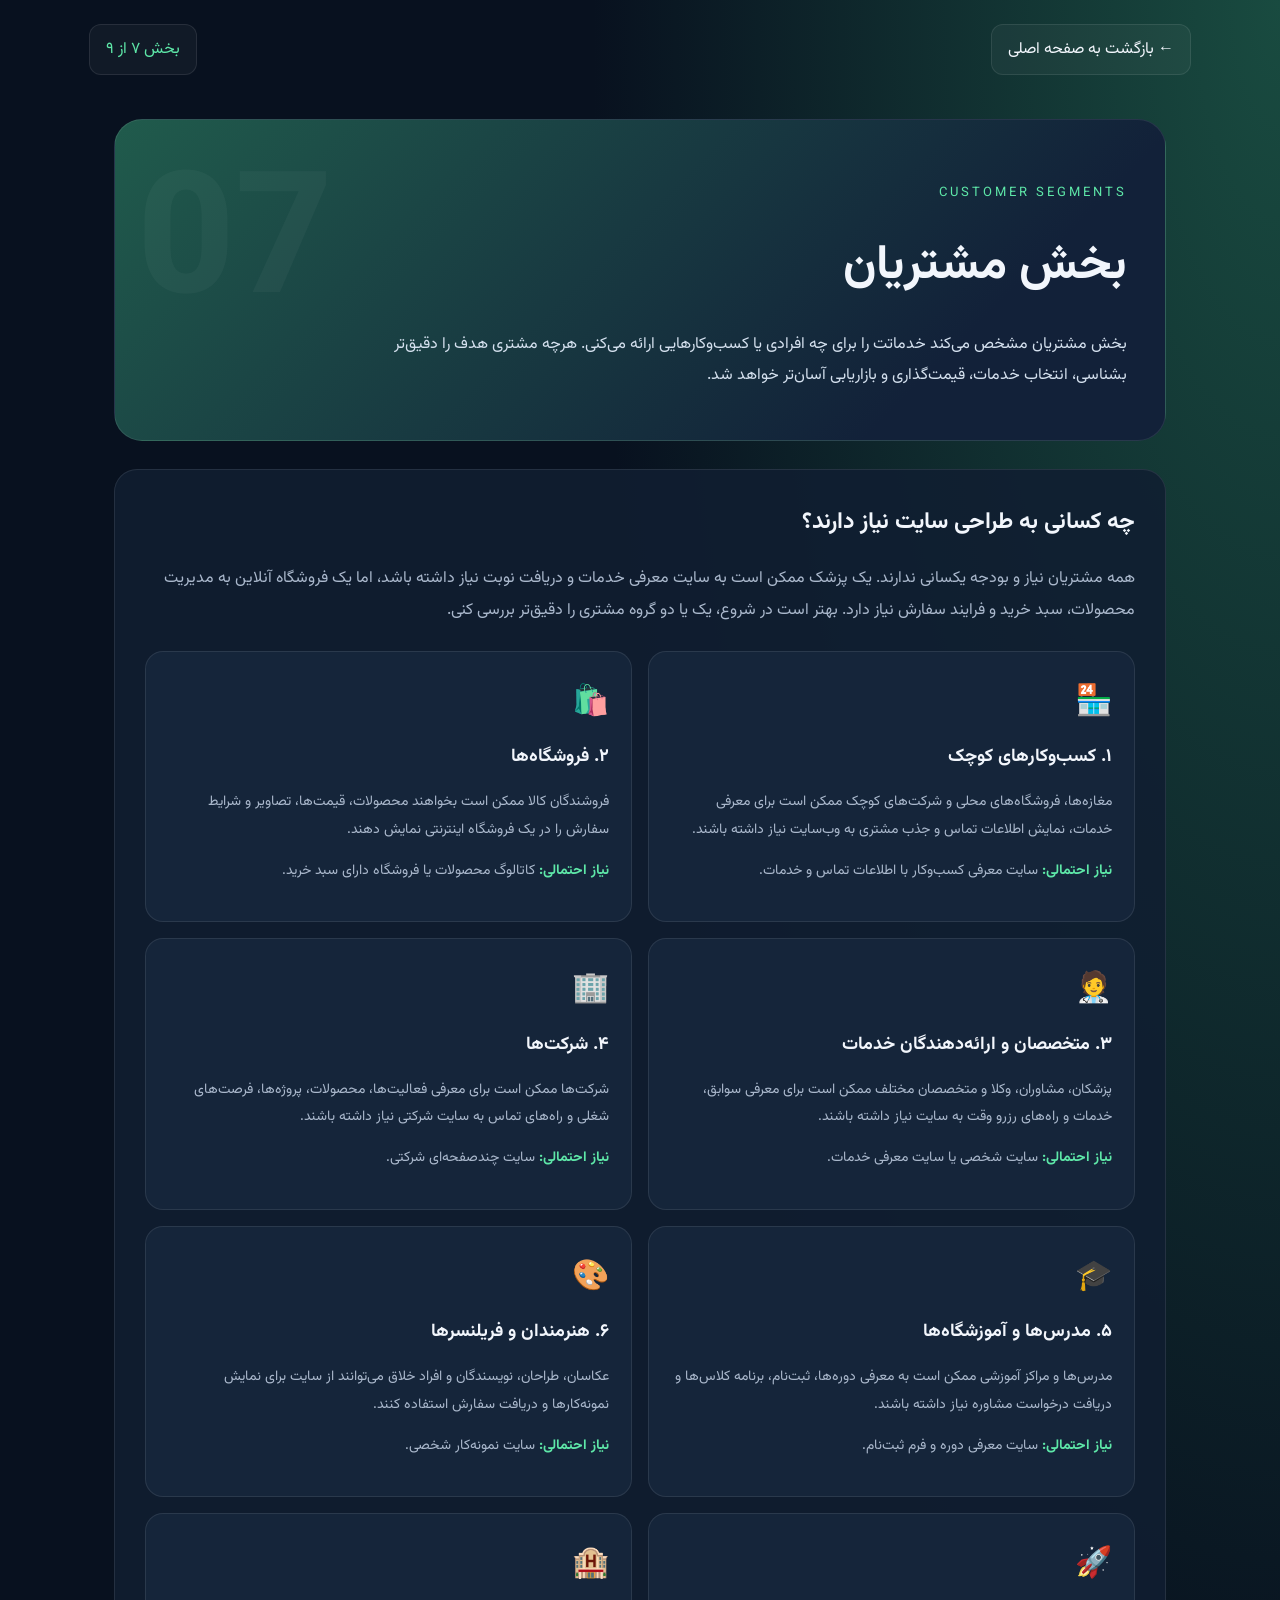
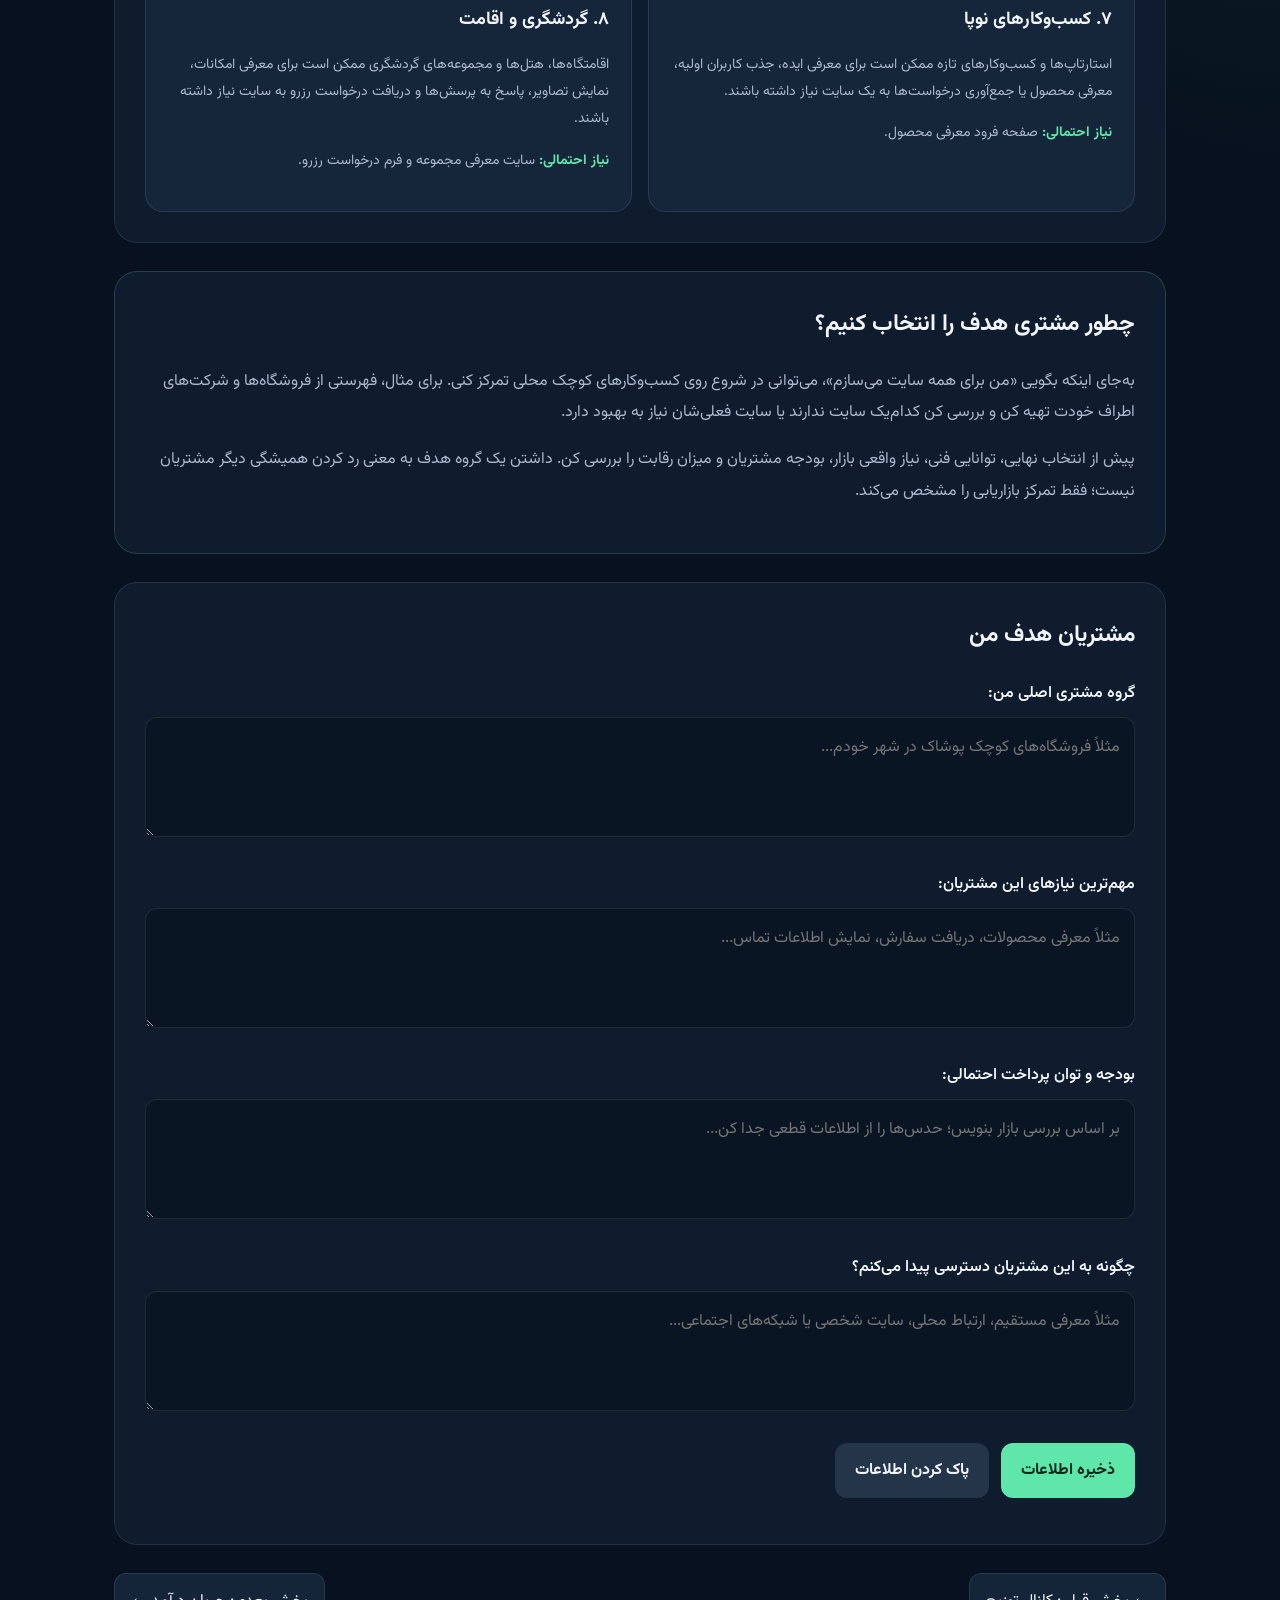
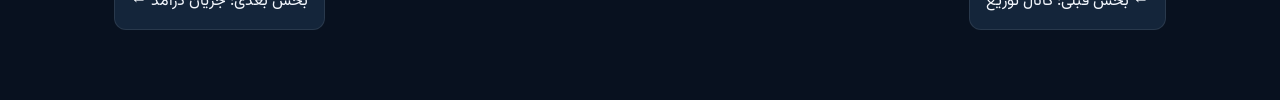
<file: index7.html>
<!DOCTYPE html>
<html lang="fa" dir="rtl">
<head>
    <meta charset="UTF-8">
    <meta name="viewport" content="width=device-width, initial-scale=1.0">
    <title>بخش مشتریان | بوم کسب‌وکار طراحی سایت</title>
    <link rel="stylesheet" href="style7.css">
</head>
<body>

<header class="topbar">
    <a href="index0.html" class="back">← بازگشت به صفحه اصلی</a>
    <span class="badge">بخش ۷ از ۹</span>
</header>

<main class="container">

    <section class="hero">
        <span class="number">07</span>
        <p class="eyebrow">CUSTOMER SEGMENTS</p>
        <h1>بخش مشتریان</h1>
        <p>
            بخش مشتریان مشخص می‌کند خدماتت را برای چه افرادی یا کسب‌وکارهایی
            ارائه می‌کنی. هرچه مشتری هدف را دقیق‌تر بشناسی، انتخاب خدمات،
            قیمت‌گذاری و بازاریابی آسان‌تر خواهد شد.
        </p>
    </section>

    <section class="content">
        <h2>چه کسانی به طراحی سایت نیاز دارند؟</h2>
        <p>
            همه مشتریان نیاز و بودجه یکسانی ندارند. یک پزشک ممکن است به
            سایت معرفی خدمات و دریافت نوبت نیاز داشته باشد، اما یک فروشگاه
            آنلاین به مدیریت محصولات، سبد خرید و فرایند سفارش نیاز دارد.
            بهتر است در شروع، یک یا دو گروه مشتری را دقیق‌تر بررسی کنی.
        </p>

        <div class="cards">
            <article class="card">
                <span class="icon">🏪</span>
                <h3>۱. کسب‌وکارهای کوچک</h3>
                <p>
                    مغازه‌ها، فروشگاه‌های محلی و شرکت‌های کوچک ممکن است
                    برای معرفی خدمات، نمایش اطلاعات تماس و جذب مشتری
                    به وب‌سایت نیاز داشته باشند.
                </p>
                <p><strong>نیاز احتمالی:</strong> سایت معرفی کسب‌وکار با اطلاعات تماس و خدمات.</p>
            </article>

            <article class="card">
                <span class="icon">🛍️</span>
                <h3>۲. فروشگاه‌ها</h3>
                <p>
                    فروشندگان کالا ممکن است بخواهند محصولات، قیمت‌ها،
                    تصاویر و شرایط سفارش را در یک فروشگاه اینترنتی نمایش دهند.
                </p>
                <p><strong>نیاز احتمالی:</strong> کاتالوگ محصولات یا فروشگاه دارای سبد خرید.</p>
            </article>

            <article class="card">
                <span class="icon">🧑‍⚕️</span>
                <h3>۳. متخصصان و ارائه‌دهندگان خدمات</h3>
                <p>
                    پزشکان، مشاوران، وکلا و متخصصان مختلف ممکن است برای
                    معرفی سوابق، خدمات و راه‌های رزرو وقت به سایت نیاز داشته باشند.
                </p>
                <p><strong>نیاز احتمالی:</strong> سایت شخصی یا سایت معرفی خدمات.</p>
            </article>

            <article class="card">
                <span class="icon">🏢</span>
                <h3>۴. شرکت‌ها</h3>
                <p>
                    شرکت‌ها ممکن است برای معرفی فعالیت‌ها، محصولات،
                    پروژه‌ها، فرصت‌های شغلی و راه‌های تماس به سایت شرکتی نیاز داشته باشند.
                </p>
                <p><strong>نیاز احتمالی:</strong> سایت چندصفحه‌ای شرکتی.</p>
            </article>

            <article class="card">
                <span class="icon">🎓</span>
                <h3>۵. مدرس‌ها و آموزشگاه‌ها</h3>
                <p>
                    مدرس‌ها و مراکز آموزشی ممکن است به معرفی دوره‌ها،
                    ثبت‌نام، برنامه کلاس‌ها و دریافت درخواست مشاوره نیاز داشته باشند.
                </p>
                <p><strong>نیاز احتمالی:</strong> سایت معرفی دوره و فرم ثبت‌نام.</p>
            </article>

            <article class="card">
                <span class="icon">🎨</span>
                <h3>۶. هنرمندان و فریلنسرها</h3>
                <p>
                    عکاسان، طراحان، نویسندگان و افراد خلاق می‌توانند
                    از سایت برای نمایش نمونه‌کارها و دریافت سفارش استفاده کنند.
                </p>
                <p><strong>نیاز احتمالی:</strong> سایت نمونه‌کار شخصی.</p>
            </article>
            <article class="card">
                <span class="icon">🚀</span>
                <h3>۷. کسب‌وکارهای نوپا</h3>
                <p>
                    استارتاپ‌ها و کسب‌وکارهای تازه ممکن است برای معرفی
                    ایده، جذب کاربران اولیه، معرفی محصول یا جمع‌آوری درخواست‌ها
                    به یک سایت نیاز داشته باشند.
                </p>
                <p><strong>نیاز احتمالی:</strong> صفحه فرود معرفی محصول.</p>
            </article>

            <article class="card">
                <span class="icon">🏨</span>
                <h3>۸. گردشگری و اقامت</h3>
                <p>
                    اقامتگاه‌ها، هتل‌ها و مجموعه‌های گردشگری ممکن است
                    برای معرفی امکانات، نمایش تصاویر، پاسخ به پرسش‌ها
                    و دریافت درخواست رزرو به سایت نیاز داشته باشند.
                </p>
                <p><strong>نیاز احتمالی:</strong> سایت معرفی مجموعه و فرم درخواست رزرو.</p>
            </article>
        </div>
    </section>

    <section class="example">
        <h2>چطور مشتری هدف را انتخاب کنیم؟</h2>
        <p>
            به‌جای اینکه بگویی «من برای همه سایت می‌سازم»، می‌توانی در شروع
            روی کسب‌وکارهای کوچک محلی تمرکز کنی. برای مثال، فهرستی از فروشگاه‌ها
            و شرکت‌های اطراف خودت تهیه کن و بررسی کن کدام‌یک سایت ندارند یا
            سایت فعلی‌شان نیاز به بهبود دارد.
        </p>
        <p>
            پیش از انتخاب نهایی، توانایی فنی، نیاز واقعی بازار، بودجه مشتریان
            و میزان رقابت را بررسی کن. داشتن یک گروه هدف به معنی رد کردن
            همیشگی دیگر مشتریان نیست؛ فقط تمرکز بازاریابی را مشخص می‌کند.
        </p>
    </section>

    <section class="worksheet">
        <h2>مشتریان هدف من</h2>

        <label for="segment">گروه مشتری اصلی من:</label>
        <textarea id="segment" placeholder="مثلاً فروشگاه‌های کوچک پوشاک در شهر خودم..."></textarea>

        <label for="needs">مهم‌ترین نیازهای این مشتریان:</label>
        <textarea id="needs" placeholder="مثلاً معرفی محصولات، دریافت سفارش، نمایش اطلاعات تماس..."></textarea>

        <label for="budget">بودجه و توان پرداخت احتمالی:</label>
        <textarea id="budget" placeholder="بر اساس بررسی بازار بنویس؛ حدس‌ها را از اطلاعات قطعی جدا کن..."></textarea>

        <label for="reach">چگونه به این مشتریان دسترسی پیدا می‌کنم؟</label>
        <textarea id="reach" placeholder="مثلاً معرفی مستقیم، ارتباط محلی، سایت شخصی یا شبکه‌های اجتماعی..."></textarea>

        <div class="actions">
            <button onclick="saveData()">ذخیره اطلاعات</button>
            <button class="secondary" onclick="clearData()">پاک کردن اطلاعات</button>
        </div>
        <p id="status" aria-live="polite"></p>
    </section>

    <nav class="page-nav">
        <a href="index6.html">← بخش قبلی: کانال توزیع</a>
        <a href="index8.html">بخش بعدی: جریان درآمد ←</a>
    </nav>

</main>

<script>
const fields = ["segment", "needs", "budget", "reach"];
const storageKey = "business_canvas_customers";

function saveData() {
    const data = {};
    fields.forEach(id => data[id] = document.getElementById(id).value);
    localStorage.setItem(storageKey, JSON.stringify(data));
    document.getElementById("status").textContent = "اطلاعات با موفقیت ذخیره شد.";
}

function clearData() {
    if (!confirm("از پاک کردن اطلاعات این بخش مطمئنی؟")) return;
    fields.forEach(id => document.getElementById(id).value = "");
    localStorage.removeItem(storageKey);
    document.getElementById("status").textContent = "اطلاعات پاک شد.";
}

(function loadData() {
    const data = JSON.parse(localStorage.getItem(storageKey) || "{}");
    fields.forEach(id => document.getElementById(id).value = data[id] || "");
})();
</script>

</body>
</html>
</file>
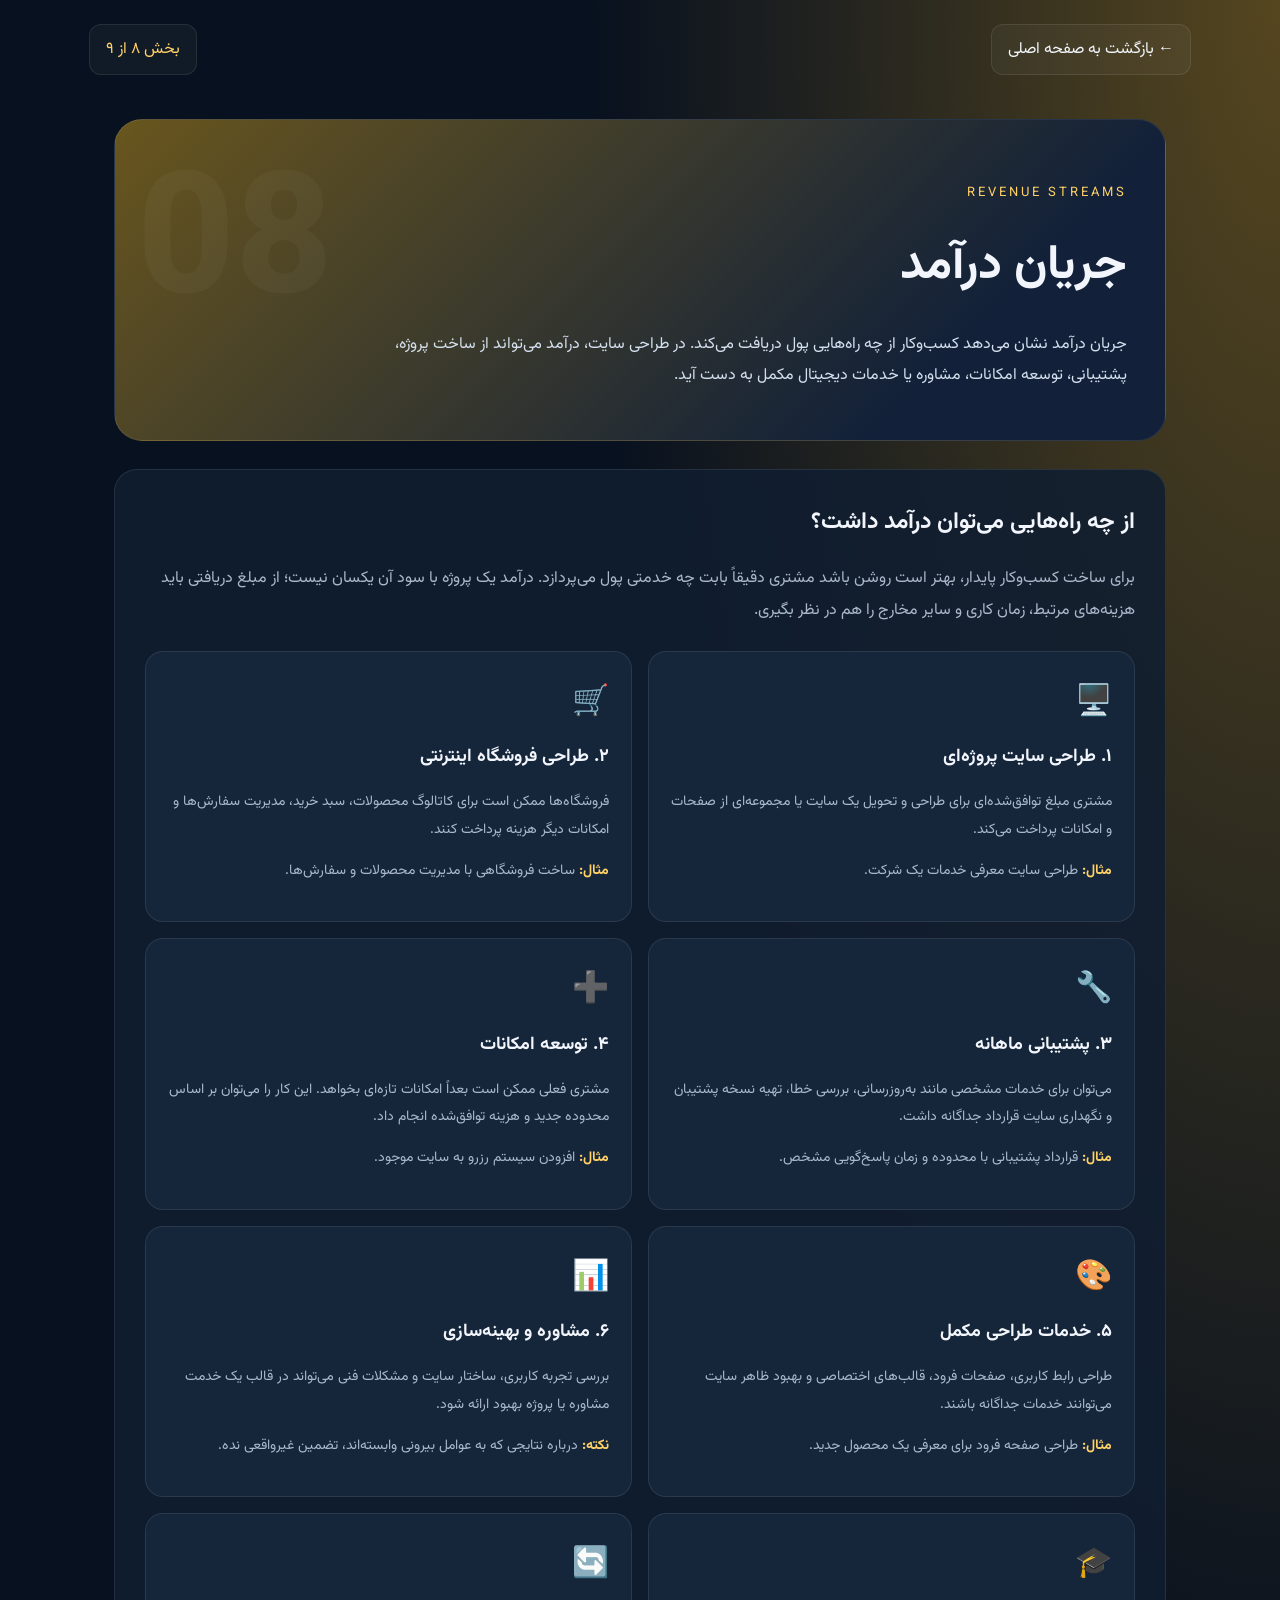
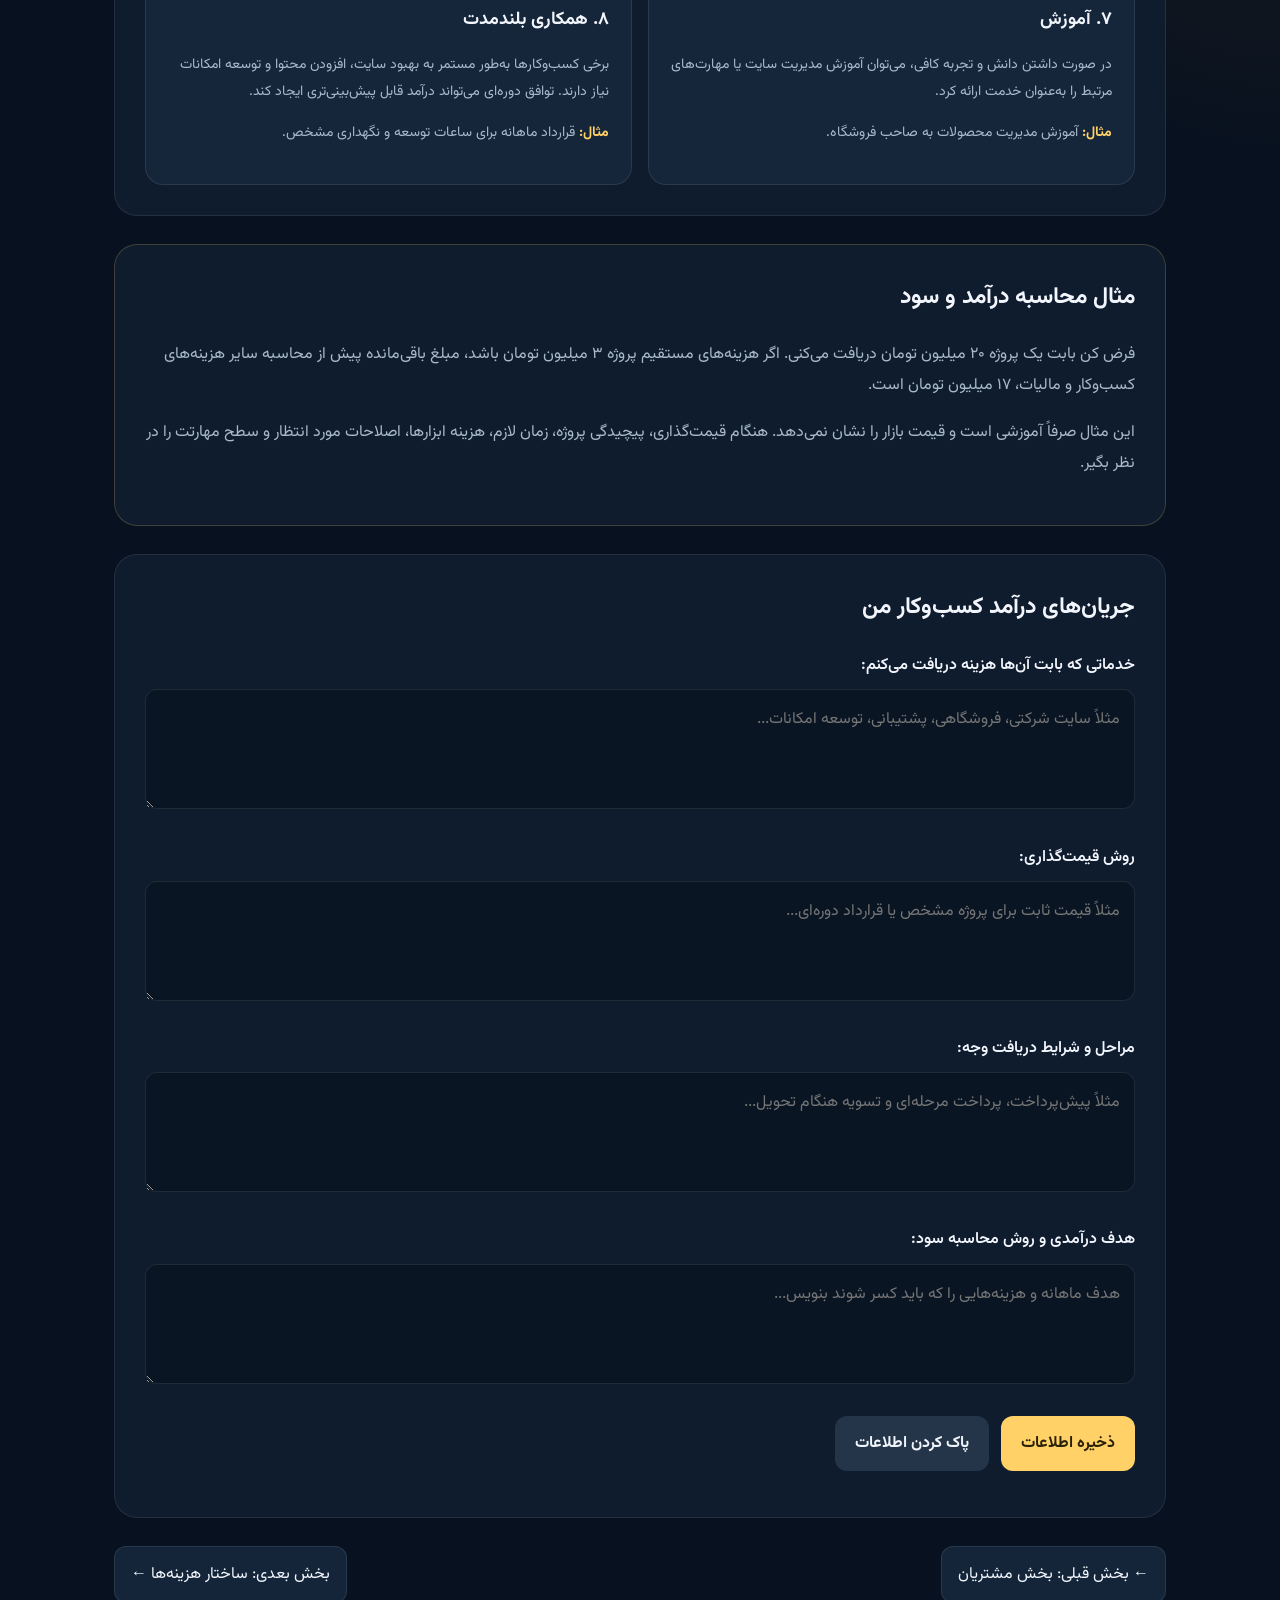
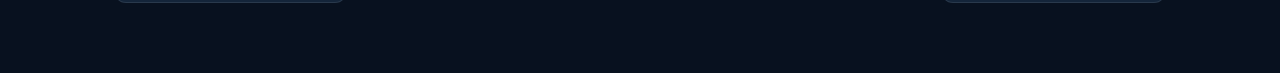
<file: index8.html>
<!DOCTYPE html>
<html lang="fa" dir="rtl">
<head>
    <meta charset="UTF-8">
    <meta name="viewport" content="width=device-width, initial-scale=1.0">
    <title>جریان درآمد | بوم کسب‌وکار طراحی سایت</title>
    <link rel="stylesheet" href="style8.css">
</head>
<body>

<header class="topbar">
    <a href="index0.html" class="back">← بازگشت به صفحه اصلی</a>
    <span class="badge">بخش ۸ از ۹</span>
</header>

<main class="container">

    <section class="hero">
        <span class="number">08</span>
        <p class="eyebrow">REVENUE STREAMS</p>
        <h1>جریان درآمد</h1>
        <p>
            جریان درآمد نشان می‌دهد کسب‌وکار از چه راه‌هایی پول دریافت می‌کند.
            در طراحی سایت، درآمد می‌تواند از ساخت پروژه، پشتیبانی،
            توسعه امکانات، مشاوره یا خدمات دیجیتال مکمل به دست آید.
        </p>
    </section>

    <section class="content">
        <h2>از چه راه‌هایی می‌توان درآمد داشت؟</h2>
        <p>
            برای ساخت کسب‌وکار پایدار، بهتر است روشن باشد مشتری دقیقاً بابت
            چه خدمتی پول می‌پردازد. درآمد یک پروژه با سود آن یکسان نیست؛
            از مبلغ دریافتی باید هزینه‌های مرتبط، زمان کاری و سایر مخارج
            را هم در نظر بگیری.
        </p>

        <div class="cards">
            <article class="card">
                <span class="icon">🖥️</span>
                <h3>۱. طراحی سایت پروژه‌ای</h3>
                <p>
                    مشتری مبلغ توافق‌شده‌ای برای طراحی و تحویل یک سایت
                    یا مجموعه‌ای از صفحات و امکانات پرداخت می‌کند.
                </p>
                <p><strong>مثال:</strong> طراحی سایت معرفی خدمات یک شرکت.</p>
            </article>

            <article class="card">
                <span class="icon">🛒</span>
                <h3>۲. طراحی فروشگاه اینترنتی</h3>
                <p>
                    فروشگاه‌ها ممکن است برای کاتالوگ محصولات، سبد خرید،
                    مدیریت سفارش‌ها و امکانات دیگر هزینه پرداخت کنند.
                </p>
                <p><strong>مثال:</strong> ساخت فروشگاهی با مدیریت محصولات و سفارش‌ها.</p>
            </article>

            <article class="card">
                <span class="icon">🔧</span>
                <h3>۳. پشتیبانی ماهانه</h3>
                <p>
                    می‌توان برای خدمات مشخصی مانند به‌روزرسانی، بررسی خطا،
                    تهیه نسخه پشتیبان و نگهداری سایت قرارداد جداگانه داشت.
                </p>
                <p><strong>مثال:</strong> قرارداد پشتیبانی با محدوده و زمان پاسخ‌گویی مشخص.</p>
            </article>

            <article class="card">
                <span class="icon">➕</span>
                <h3>۴. توسعه امکانات</h3>
                <p>
                    مشتری فعلی ممکن است بعداً امکانات تازه‌ای بخواهد.
                    این کار را می‌توان بر اساس محدوده جدید و هزینه توافق‌شده انجام داد.
                </p>
                <p><strong>مثال:</strong> افزودن سیستم رزرو به سایت موجود.</p>
            </article>

            <article class="card">
                <span class="icon">🎨</span>
                <h3>۵. خدمات طراحی مکمل</h3>
                <p>
                    طراحی رابط کاربری، صفحات فرود، قالب‌های اختصاصی و
                    بهبود ظاهر سایت می‌توانند خدمات جداگانه باشند.
                </p>
                <p><strong>مثال:</strong> طراحی صفحه فرود برای معرفی یک محصول جدید.</p>
            </article>

            <article class="card">
                <span class="icon">📊</span>
                <h3>۶. مشاوره و بهینه‌سازی</h3>
                <p>
                    بررسی تجربه کاربری، ساختار سایت و مشکلات فنی می‌تواند
                    در قالب یک خدمت مشاوره یا پروژه بهبود ارائه شود.
                </p>
                <p><strong>نکته:</strong> درباره نتایجی که به عوامل بیرونی وابسته‌اند، تضمین غیرواقعی نده.</p>
            </article>

            <article class="card">
                <span class="icon">🎓</span>
                <h3>۷. آموزش</h3>
                <p>
                    در صورت داشتن دانش و تجربه کافی، می‌توان آموزش مدیریت
                    سایت یا مهارت‌های مرتبط را به‌عنوان خدمت ارائه کرد.
                </p>
                <p><strong>مثال:</strong> آموزش مدیریت محصولات به صاحب فروشگاه.</p>
            </article>

            <article class="card">
                <span class="icon">🔄</span>
                <h3>۸. همکاری بلندمدت</h3>
                <p>
                    برخی کسب‌وکارها به‌طور مستمر به بهبود سایت، افزودن
                    محتوا و توسعه امکانات نیاز دارند. توافق دوره‌ای می‌تواند
                    درآمد قابل پیش‌بینی‌تری ایجاد کند.
                </p>
                <p><strong>مثال:</strong> قرارداد ماهانه برای ساعات توسعه و نگهداری مشخص.</p>
            </article>
        </div>
    </section>

    <section class="example">
        <h2>مثال محاسبه درآمد و سود</h2>
        <p>
            فرض کن بابت یک پروژه ۲۰ میلیون تومان دریافت می‌کنی.
            اگر هزینه‌های مستقیم پروژه ۳ میلیون تومان باشد، مبلغ باقی‌مانده
            پیش از محاسبه سایر هزینه‌های کسب‌وکار و مالیات، ۱۷ میلیون تومان است.
        </p>
        <p>
            این مثال صرفاً آموزشی است و قیمت بازار را نشان نمی‌دهد.
            هنگام قیمت‌گذاری، پیچیدگی پروژه، زمان لازم، هزینه ابزارها،
            اصلاحات مورد انتظار و سطح مهارتت را در نظر بگیر.
        </p>
    </section>

    <section class="worksheet">
        <h2>جریان‌های درآمد کسب‌وکار من</h2>

        <label for="services">خدماتی که بابت آن‌ها هزینه دریافت می‌کنم:</label>
        <textarea id="services" placeholder="مثلاً سایت شرکتی، فروشگاهی، پشتیبانی، توسعه امکانات..."></textarea>

        <label for="pricing">روش قیمت‌گذاری:</label>
        <textarea id="pricing" placeholder="مثلاً قیمت ثابت برای پروژه مشخص یا قرارداد دوره‌ای..."></textarea>

        <label for="payments">مراحل و شرایط دریافت وجه:</label>
        <textarea id="payments" placeholder="مثلاً پیش‌پرداخت، پرداخت مرحله‌ای و تسویه هنگام تحویل..."></textarea>

        <label for="target">هدف درآمدی و روش محاسبه سود:</label>
        <textarea id="target" placeholder="هدف ماهانه و هزینه‌هایی را که باید کسر شوند بنویس..."></textarea>

        <div class="actions">
            <button onclick="saveData()">ذخیره اطلاعات</button>
            <button class="secondary" onclick="clearData()">پاک کردن اطلاعات</button>
        </div>
        <p id="status" aria-live="polite"></p>
    </section>

    <nav class="page-nav">
        <a href="index7.html">← بخش قبلی: بخش مشتریان</a>
        <a href="index9.html">بخش بعدی: ساختار هزینه‌ها ←</a>
    </nav>

</main>

<script>
const fields = ["services", "pricing", "payments", "target"];
const storageKey = "business_canvas_revenue";

function saveData() {
    const data = {};
    fields.forEach(id => data[id] = document.getElementById(id).value);
    localStorage.setItem(storageKey, JSON.stringify(data));
    document.getElementById("status").textContent = "اطلاعات با موفقیت ذخیره شد.";
}

function clearData() {
    if (!confirm("از پاک کردن اطلاعات این بخش مطمئنی؟")) return;
    fields.forEach(id => document.getElementById(id).value = "");
    localStorage.removeItem(storageKey);
    document.getElementById("status").textContent = "اطلاعات پاک شد.";
}

(function loadData() {
    const data = JSON.parse(localStorage.getItem(storageKey) || "{}");
    fields.forEach(id => document.getElementById(id).value = data[id] || "");
})();
</script>

</body>
</html>
</file>
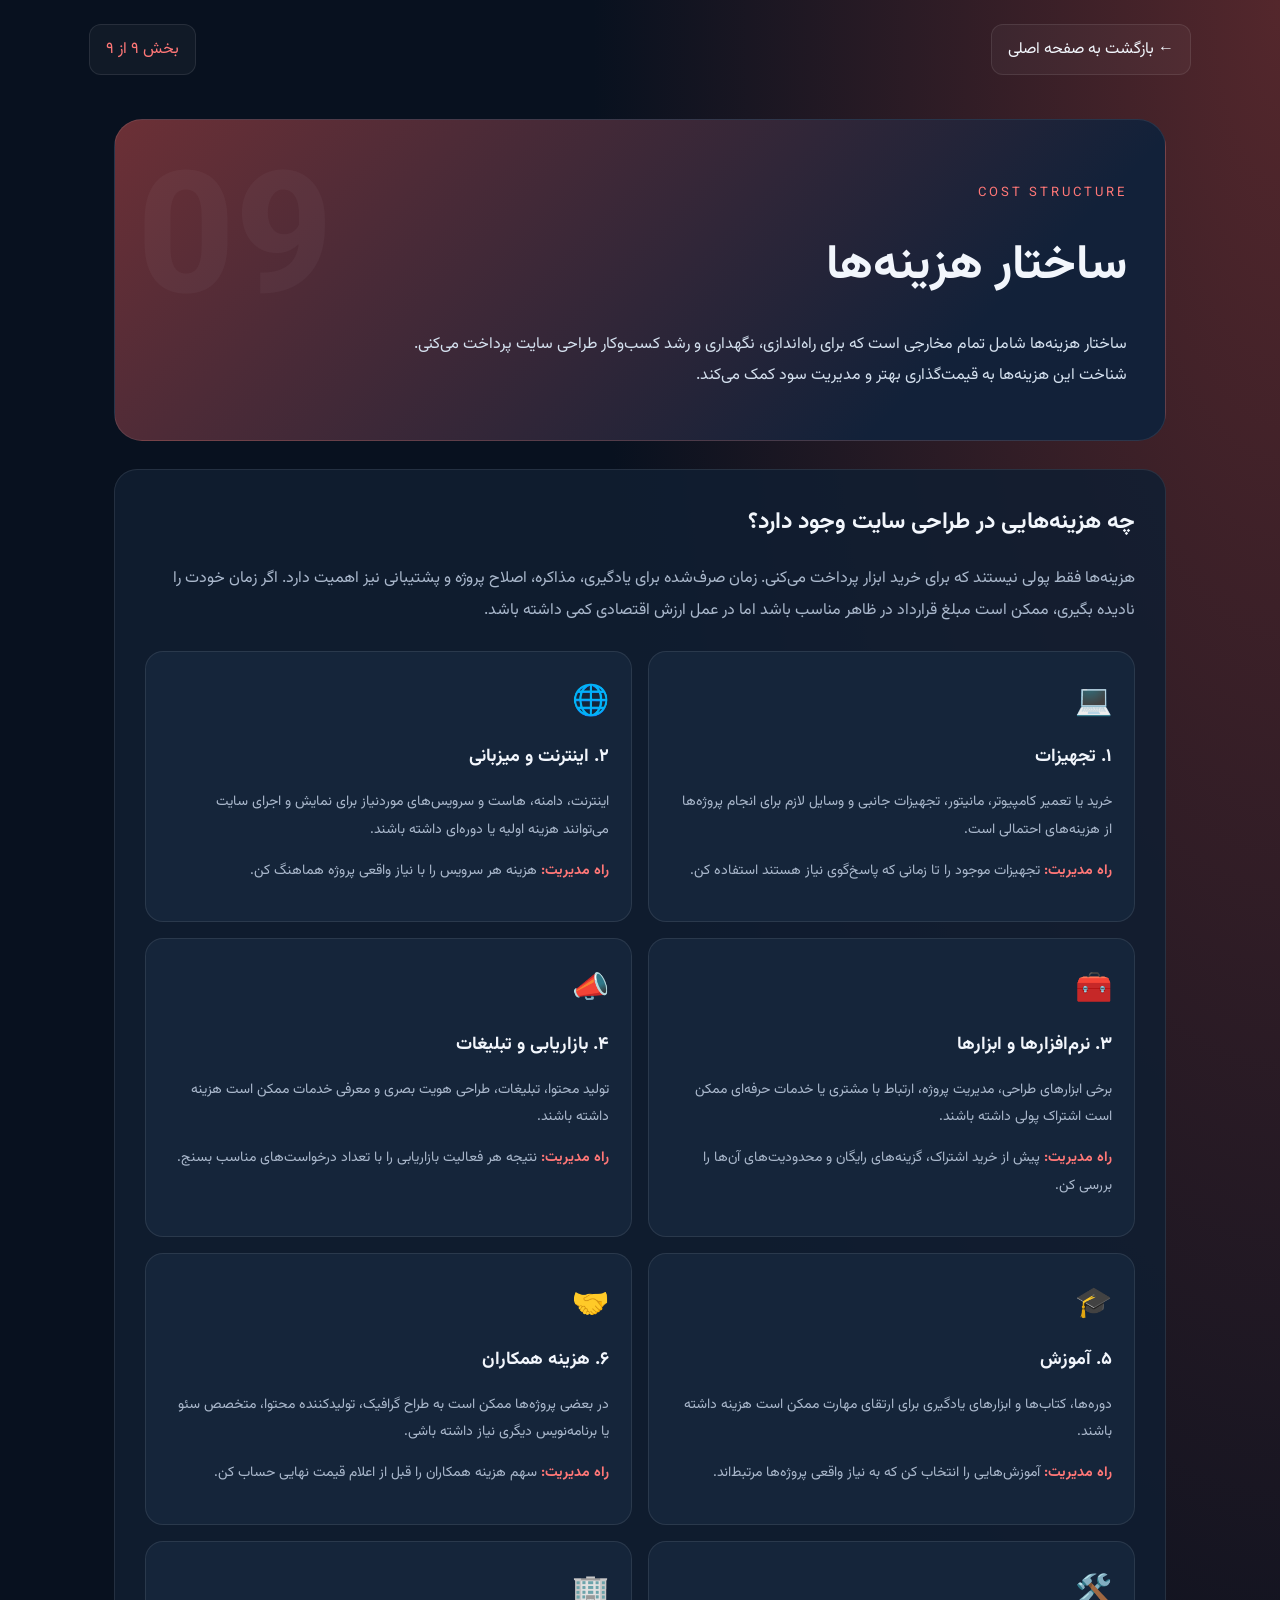
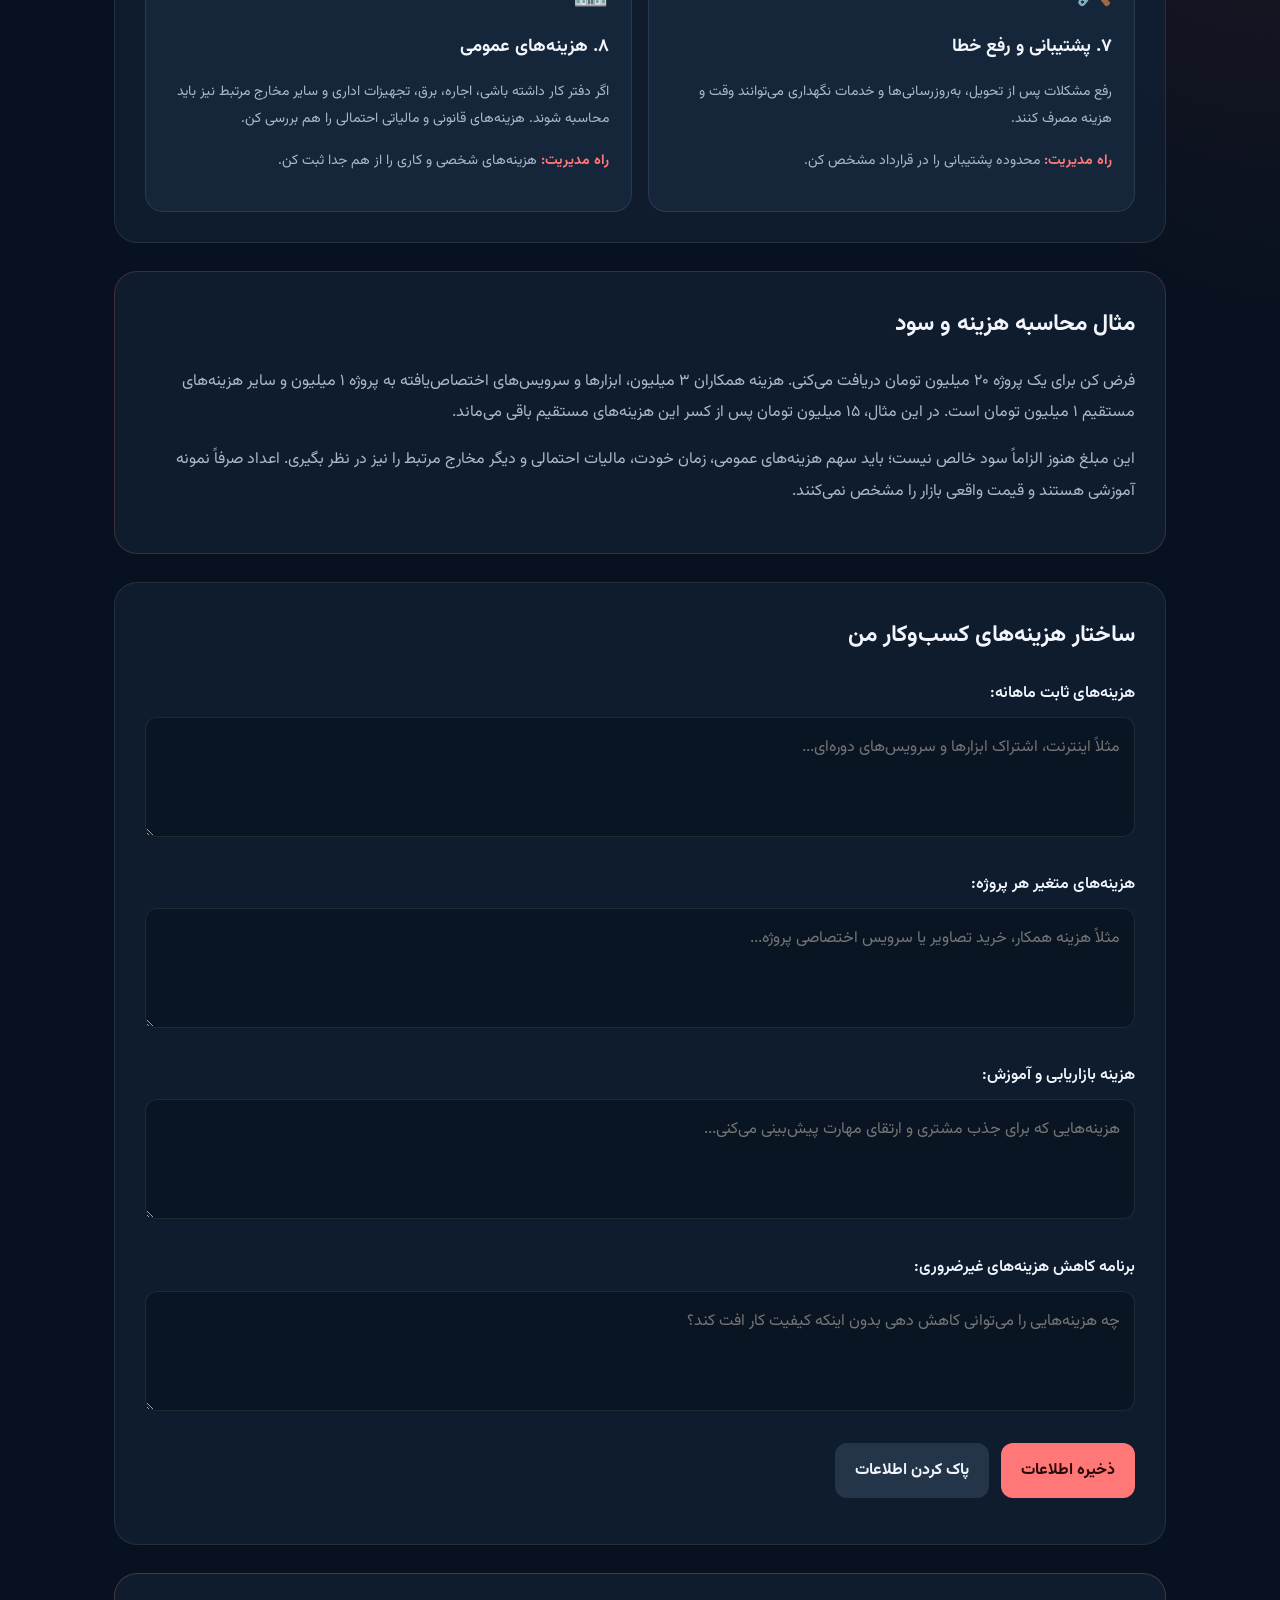
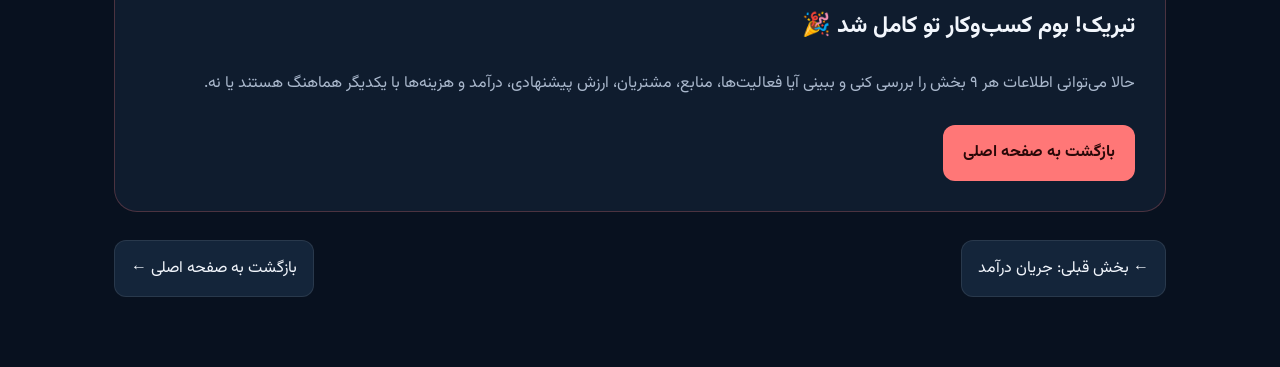
<file: index9.html>
<!DOCTYPE html>
<html lang="fa" dir="rtl">
<head>
    <meta charset="UTF-8">
    <meta name="viewport" content="width=device-width, initial-scale=1.0">
    <title>ساختار هزینه‌ها | بوم کسب‌وکار طراحی سایت</title>
    <link rel="stylesheet" href="style9.css">
</head>
<body>

<header class="topbar">
    <a href="index0.html" class="back">← بازگشت به صفحه اصلی</a>
    <span class="badge">بخش ۹ از ۹</span>
</header>

<main class="container">

    <section class="hero">
        <span class="number">09</span>
        <p class="eyebrow">COST STRUCTURE</p>
        <h1>ساختار هزینه‌ها</h1>
        <p>
            ساختار هزینه‌ها شامل تمام مخارجی است که برای راه‌اندازی،
            نگهداری و رشد کسب‌وکار طراحی سایت پرداخت می‌کنی.
            شناخت این هزینه‌ها به قیمت‌گذاری بهتر و مدیریت سود کمک می‌کند.
        </p>
    </section>

    <section class="content">
        <h2>چه هزینه‌هایی در طراحی سایت وجود دارد؟</h2>
        <p>
            هزینه‌ها فقط پولی نیستند که برای خرید ابزار پرداخت می‌کنی.
            زمان صرف‌شده برای یادگیری، مذاکره، اصلاح پروژه و پشتیبانی نیز
            اهمیت دارد. اگر زمان خودت را نادیده بگیری، ممکن است مبلغ قرارداد
            در ظاهر مناسب باشد اما در عمل ارزش اقتصادی کمی داشته باشد.
        </p>

        <div class="cards">
            <article class="card">
                <span class="icon">💻</span>
                <h3>۱. تجهیزات</h3>
                <p>
                    خرید یا تعمیر کامپیوتر، مانیتور، تجهیزات جانبی و
                    وسایل لازم برای انجام پروژه‌ها از هزینه‌های احتمالی است.
                </p>
                <p><strong>راه مدیریت:</strong> تجهیزات موجود را تا زمانی که پاسخ‌گوی نیاز هستند استفاده کن.</p>
            </article>

            <article class="card">
                <span class="icon">🌐</span>
                <h3>۲. اینترنت و میزبانی</h3>
                <p>
                    اینترنت، دامنه، هاست و سرویس‌های موردنیاز برای نمایش
                    و اجرای سایت می‌توانند هزینه اولیه یا دوره‌ای داشته باشند.
                </p>
                <p><strong>راه مدیریت:</strong> هزینه هر سرویس را با نیاز واقعی پروژه هماهنگ کن.</p>
            </article>

            <article class="card">
                <span class="icon">🧰</span>
                <h3>۳. نرم‌افزارها و ابزارها</h3>
                <p>
                    برخی ابزارهای طراحی، مدیریت پروژه، ارتباط با مشتری یا
                    خدمات حرفه‌ای ممکن است اشتراک پولی داشته باشند.
                </p>
                <p><strong>راه مدیریت:</strong> پیش از خرید اشتراک، گزینه‌های رایگان و محدودیت‌های آن‌ها را بررسی کن.</p>
            </article>

            <article class="card">
                <span class="icon">📣</span>
                <h3>۴. بازاریابی و تبلیغات</h3>
                <p>
                    تولید محتوا، تبلیغات، طراحی هویت بصری و معرفی خدمات
                    ممکن است هزینه داشته باشند.
                </p>
                <p><strong>راه مدیریت:</strong> نتیجه هر فعالیت بازاریابی را با تعداد درخواست‌های مناسب بسنج.</p>
            </article>

            <article class="card">
                <span class="icon">🎓</span>
                <h3>۵. آموزش</h3>
                <p>
                    دوره‌ها، کتاب‌ها و ابزارهای یادگیری برای ارتقای مهارت
                    ممکن است هزینه داشته باشند.
                </p>
                <p><strong>راه مدیریت:</strong> آموزش‌هایی را انتخاب کن که به نیاز واقعی پروژه‌ها مرتبط‌اند.</p>
            </article>

            <article class="card">
                <span class="icon">🤝</span>
                <h3>۶. هزینه همکاران</h3>
                <p>
                    در بعضی پروژه‌ها ممکن است به طراح گرافیک، تولیدکننده
                    محتوا، متخصص سئو یا برنامه‌نویس دیگری نیاز داشته باشی.
                </p>
                <p><strong>راه مدیریت:</strong> سهم هزینه همکاران را قبل از اعلام قیمت نهایی حساب کن.</p>
            </article>
            <article class="card">
                <span class="icon">🛠️</span>
                <h3>۷. پشتیبانی و رفع خطا</h3>
                <p>
                    رفع مشکلات پس از تحویل، به‌روزرسانی‌ها و خدمات نگهداری
                    می‌توانند وقت و هزینه مصرف کنند.
                </p>
                <p><strong>راه مدیریت:</strong> محدوده پشتیبانی را در قرارداد مشخص کن.</p>
            </article>

            <article class="card">
                <span class="icon">🏢</span>
                <h3>۸. هزینه‌های عمومی</h3>
                <p>
                    اگر دفتر کار داشته باشی، اجاره، برق، تجهیزات اداری و
                    سایر مخارج مرتبط نیز باید محاسبه شوند. هزینه‌های قانونی
                    و مالیاتی احتمالی را هم بررسی کن.
                </p>
                <p><strong>راه مدیریت:</strong> هزینه‌های شخصی و کاری را از هم جدا ثبت کن.</p>
            </article>
        </div>
    </section>

    <section class="example">
        <h2>مثال محاسبه هزینه و سود</h2>
        <p>
            فرض کن برای یک پروژه ۲۰ میلیون تومان دریافت می‌کنی.
            هزینه همکاران ۳ میلیون، ابزارها و سرویس‌های اختصاص‌یافته به
            پروژه ۱ میلیون و سایر هزینه‌های مستقیم ۱ میلیون تومان است.
            در این مثال، ۱۵ میلیون تومان پس از کسر این هزینه‌های مستقیم
            باقی می‌ماند.
        </p>
        <p>
            این مبلغ هنوز الزاماً سود خالص نیست؛ باید سهم هزینه‌های عمومی،
            زمان خودت، مالیات احتمالی و دیگر مخارج مرتبط را نیز در نظر بگیری.
            اعداد صرفاً نمونه آموزشی هستند و قیمت واقعی بازار را مشخص نمی‌کنند.
        </p>
    </section>

    <section class="worksheet">
        <h2>ساختار هزینه‌های کسب‌وکار من</h2>

        <label for="fixed">هزینه‌های ثابت ماهانه:</label>
        <textarea id="fixed" placeholder="مثلاً اینترنت، اشتراک ابزارها و سرویس‌های دوره‌ای..."></textarea>

        <label for="variable">هزینه‌های متغیر هر پروژه:</label>
        <textarea id="variable" placeholder="مثلاً هزینه همکار، خرید تصاویر یا سرویس اختصاصی پروژه..."></textarea>

        <label for="marketing">هزینه بازاریابی و آموزش:</label>
        <textarea id="marketing" placeholder="هزینه‌هایی که برای جذب مشتری و ارتقای مهارت پیش‌بینی می‌کنی..."></textarea>

        <label for="control">برنامه کاهش هزینه‌های غیرضروری:</label>
        <textarea id="control" placeholder="چه هزینه‌هایی را می‌توانی کاهش دهی بدون اینکه کیفیت کار افت کند؟"></textarea>

        <div class="actions">
            <button onclick="saveData()">ذخیره اطلاعات</button>
            <button class="secondary" onclick="clearData()">پاک کردن اطلاعات</button>
        </div>
        <p id="status" aria-live="polite"></p>
    </section>

    <section class="summary">
        <h2>تبریک! بوم کسب‌وکار تو کامل شد 🎉</h2>
        <p>
            حالا می‌توانی اطلاعات هر ۹ بخش را بررسی کنی و ببینی آیا
            فعالیت‌ها، منابع، مشتریان، ارزش پیشنهادی، درآمد و هزینه‌ها
            با یکدیگر هماهنگ هستند یا نه.
        </p>
        <a href="index0.html" class="home-button">بازگشت به صفحه اصلی</a>
    </section>

    <nav class="page-nav">
        <a href="index8.html">← بخش قبلی: جریان درآمد</a>
        <a href="index0.html">بازگشت به صفحه اصلی ←</a>
    </nav>

</main>

<script>
const fields = ["fixed", "variable", "marketing", "control"];
const storageKey = "business_canvas_costs";

function saveData() {
    const data = {};
    fields.forEach(id => data[id] = document.getElementById(id).value);
    localStorage.setItem(storageKey, JSON.stringify(data));
    document.getElementById("status").textContent = "اطلاعات با موفقیت ذخیره شد.";
}

function clearData() {
    if (!confirm("از پاک کردن اطلاعات این بخش مطمئنی؟")) return;
    fields.forEach(id => document.getElementById(id).value = "");
    localStorage.removeItem(storageKey);
    document.getElementById("status").textContent = "اطلاعات پاک شد.";
}

(function loadData() {
    const data = JSON.parse(localStorage.getItem(storageKey) || "{}");
    fields.forEach(id => document.getElementById(id).value = data[id] || "");
})();
</script>

</body>
</html>
</file>
<file: style.css>
/* =====================================
   تنظیمات اصلی
===================================== */

:root {
    --background: #070b1b;
    --blue: #38bdf8;
    --cyan: #67e8f9;
    --purple: #a78bfa;
    --white: #f8fafc;
}

* {
    margin: 0;
    padding: 0;
    box-sizing: border-box;
}

html {
    min-height: 100%;
    scroll-behavior: smooth;
}

body {
    width: 100%;
    min-height: 100vh;
    min-height: 100svh;

    overflow: hidden;

    direction: rtl;
    font-family: "Vazirmatn", sans-serif;

    color: var(--white);
    background: var(--background);
}

a {
    color: inherit;
    text-decoration: none;
}


/* =====================================
   پس‌زمینه اصلی
===================================== */

.background {
    position: fixed;
    inset: 0;
    z-index: 0;

    overflow: hidden;
    isolation: isolate;

    background:
        radial-gradient(
            ellipse at 50% 45%,
            rgba(30, 41, 90, 0.4),
            transparent 55%
        ),
        linear-gradient(
            135deg,
            #070b1b 0%,
            #0b1026 45%,
            #100b26 100%
        );
}


/* =====================================
   شبکه ظریف پس‌زمینه
===================================== */

.grid-background {
    position: absolute;
    inset: -50%;

    background-image:
        linear-gradient(
            rgba(125, 160, 255, 0.055) 1px,
            transparent 1px
        ),
        linear-gradient(
            90deg,
            rgba(125, 160, 255, 0.055) 1px,
            transparent 1px
        );

    background-size: 55px 55px;

    transform: perspective(600px) rotateX(58deg) scale(1.7);

    transform-origin: center center;

    animation: gridMove 22s linear infinite;

    mask-image: linear-gradient(
        to bottom,
        transparent,
        black 20%,
        black 75%,
        transparent
    );

    pointer-events: none;
}

@keyframes gridMove {
    from {
        background-position: 0 0;
    }

    to {
        background-position: 0 220px;
    }
}


/* =====================================
   هاله‌های نورانی
===================================== */

.glow {
    position: absolute;

    width: 420px;
    height: 420px;

    border-radius: 50%;

    filter: blur(100px);

    opacity: 0.3;

    pointer-events: none;

    animation: glowMove 12s ease-in-out infinite alternate;
}

.glow-one {
    top: -180px;
    right: -100px;

    background: #2563eb;
}

.glow-two {
    bottom: -200px;
    left: -100px;

    background: #7c3aed;

    animation-delay: -4s;
}

.glow-three {
    top: 35%;
    left: 35%;

    width: 300px;
    height: 300px;

    background: #0891b2;

    opacity: 0.13;

    animation-delay: -7s;
}

@keyframes glowMove {
    0% {
        transform: translate(0, 0) scale(1);
    }

    50% {
        transform: translate(70px, 45px) scale(1.15);
    }

    100% {
        transform: translate(-40px, 80px) scale(0.9);
    }
}


/* =====================================
   گوی‌های نورانی شناور
===================================== */

.orb {
    position: absolute;

    border-radius: 50%;

    pointer-events: none;

    animation: orbFloat 15s ease-in-out infinite;
}

.orb-one {
    width: 100px;
    height: 100px;

    top: 14%;
    left: 13%;

    border: 1px solid rgba(103, 232, 249, 0.25);

    box-shadow:
        inset 0 0 30px rgba(56, 189, 248, 0.08),
        0 0 40px rgba(56, 189, 248, 0.06);
}

.orb-two {
    width: 65px;
    height: 65px;

    right: 13%;
    bottom: 17%;

    border: 1px solid rgba(167, 139, 250, 0.35);

    box-shadow:
        inset 0 0 25px rgba(167, 139, 250, 0.12),
        0 0 35px rgba(167, 139, 250, 0.1);

    animation-delay: -5s;
}

.orb-three {
    width: 25px;
    height: 25px;

    right: 25%;
    top: 20%;

    background: rgba(103, 232, 249, 0.1);

    box-shadow: 0 0 35px rgba(103, 232, 249, 0.35);

    animation-delay: -8s;
}

@keyframes orbFloat {
    0%,
    100% {
        transform: translateY(0) rotate(0deg);
    }

    50% {
        transform: translateY(-45px) rotate(180deg);
    }
}
/* =====================================
   ذرات متحرک
===================================== */

.particles {
    position: absolute;
    inset: 0;

    overflow: hidden;

    pointer-events: none;
}

.particles span {
    position: absolute;

    bottom: -20px;

    width: 3px;
    height: 3px;

    border-radius: 50%;

    background: var(--cyan);

    box-shadow:
        0 0 8px rgba(103, 232, 249, 0.8),
        0 0 20px rgba(103, 232, 249, 0.3);

    opacity: 0;

    animation: particleRise linear infinite;
}

.particles span:nth-child(1) {
    left: 5%;
    animation-duration: 12s;
    animation-delay: -2s;
}

.particles span:nth-child(2) {
    left: 12%;
    animation-duration: 16s;
    animation-delay: -8s;
}

.particles span:nth-child(3) {
    left: 19%;
    animation-duration: 11s;
    animation-delay: -5s;
}

.particles span:nth-child(4) {
    left: 26%;
    animation-duration: 17s;
    animation-delay: -11s;
}

.particles span:nth-child(5) {
    left: 33%;
    animation-duration: 13s;
    animation-delay: -4s;
}

.particles span:nth-child(6) {
    left: 40%;
    animation-duration: 15s;
    animation-delay: -9s;
}

.particles span:nth-child(7) {
    left: 47%;
    animation-duration: 10s;
    animation-delay: -3s;
}

.particles span:nth-child(8) {
    left: 54%;
    animation-duration: 18s;
    animation-delay: -12s;
}

.particles span:nth-child(9) {
    left: 61%;
    animation-duration: 12s;
    animation-delay: -6s;
}

.particles span:nth-child(10) {
    left: 68%;
    animation-duration: 14s;
    animation-delay: -10s;
}

.particles span:nth-child(11) {
    left: 75%;
    animation-duration: 11s;
    animation-delay: -7s;
}

.particles span:nth-child(12) {
    left: 82%;
    animation-duration: 16s;
    animation-delay: -4s;
}

.particles span:nth-child(13) {
    left: 89%;
    animation-duration: 13s;
    animation-delay: -9s;
}

.particles span:nth-child(14) {
    left: 96%;
    animation-duration: 17s;
    animation-delay: -13s;
}

.particles span:nth-child(15) {
    left: 8%;
    animation-duration: 19s;
    animation-delay: -14s;
}

.particles span:nth-child(16) {
    left: 31%;
    animation-duration: 14s;
    animation-delay: -12s;
}

.particles span:nth-child(17) {
    left: 57%;
    animation-duration: 12s;
    animation-delay: -7s;
}

.particles span:nth-child(18) {
    left: 72%;
    animation-duration: 18s;
    animation-delay: -15s;
}

.particles span:nth-child(19) {
    left: 85%;
    animation-duration: 15s;
    animation-delay: -6s;
}

.particles span:nth-child(20) {
    left: 43%;
    animation-duration: 16s;
    animation-delay: -10s;
}

@keyframes particleRise {
    0% {
        transform: translateY(0) translateX(0) scale(0.5);
        opacity: 0;
    }

    10% {
        opacity: 0.8;
    }

    50% {
        transform: translateY(-50vh) translateX(30px) scale(1);
        opacity: 0.7;
    }

    90% {
        opacity: 0.5;
    }

    100% {
        transform: translateY(-110vh) translateX(-25px) scale(0.3);
        opacity: 0;
    }
}


/* =====================================
   محتوای وسط صفحه
===================================== */

.main-content {
    position: relative;
    z-index: 5;

    width: 100%;
    min-height: 100vh;
    min-height: 100svh;

    display: flex;
    align-items: center;
    justify-content: center;

    padding: 30px 5%;
}


/* =====================================
   ظرف دو دکمه
===================================== */

.buttons-container {
    display: flex;
    align-items: center;
    justify-content: center;

    gap: 22px;

    width: min(100%, 760px);

    animation: buttonsEntrance 1.1s cubic-bezier(0.2, 0.8, 0.2, 1) both;
}

@keyframes buttonsEntrance {
    from {
        opacity: 0;
        transform: translateY(35px) scale(0.94);
        filter: blur(8px);
    }

    to {
        opacity: 1;
        transform: translateY(0) scale(1);
        filter: blur(0);
    }
}


/* =====================================
   ظاهر مشترک دکمه‌ها
===================================== */

.main-button {
    position: relative;
    display: flex;
    align-items: center;
    justify-content: center;

    gap: 13px;

    min-height: 78px;
    flex: 1 1 0;

    padding: 18px 22px;

    border-radius: 18px;

    overflow: hidden;
    isolation: isolate;

    font-size: 1rem;
    font-weight: 700;

    white-space: nowrap;

    transition:
        transform 0.35s ease,
        box-shadow 0.35s ease,
        border-color 0.35s ease,
        background 0.35s ease;

    -webkit-tap-highlight-color: transparent;
}


/* =====================================
   دکمه اول
===================================== */

.button-primary {
    color: #07111f;

    background: linear-gradient(
        115deg,
        #67e8f9,
        #38bdf8 45%,
        #818cf8
    );

    border: 1px solid rgba(255, 255, 255, 0.45);

    box-shadow:
        0 10px 35px rgba(56, 189, 248, 0.18),
        inset 0 1px 0 rgba(255, 255, 255, 0.5);

    background-size: 180% 180%;

    animation: gradientShift 7s ease infinite;
}

@keyframes gradientShift {
    0% {
        background-position: 0% 50%;
    }

    50% {
        background-position: 100% 50%;
    }

    100% {
        background-position: 0% 50%;
    }
}

.button-primary:hover {
    transform: translateY(-7px) scale(1.025);

    box-shadow:
        0 20px 55px rgba(56, 189, 248, 0.32),
        0 0 25px rgba(103, 232, 249, 0.12),
        inset 0 1px 0 rgba(255, 255, 255, 0.7);
}


/* =====================================
   دکمه دوم
===================================== */

.button-secondary {
    color: #f8fafc;

    background: rgba(255, 255, 255, 0.045);

    border: 1px solid rgba(148, 163, 184, 0.3);

    box-shadow:
        0 10px 35px rgba(0, 0, 0, 0.18),
        inset 0 1px 0 rgba(255, 255, 255, 0.07);

    backdrop-filter: blur(18px);
}

.button-secondary::before {
    content: "";

    position: absolute;
    inset: 0;

    z-index: -1;

    background: linear-gradient(
        120deg,
        rgba(56, 189, 248, 0.12),
        rgba(167, 139, 250, 0.12)
    );

    opacity: 0;

    transition: opacity 0.35s ease;
}

.button-secondary:hover {
    transform: translateY(-7px) scale(1.025);

    border-color: rgba(103, 232, 249, 0.65);

    box-shadow:
        0 20px 55px rgba(56, 189, 248, 0.13),
        0 0 30px rgba(167, 139, 250, 0.1);
}

.button-secondary:hover::before {
    opacity: 1;
}


/* =====================================
   آیکون داخل دکمه
===================================== */

.button-icon {
    display: flex;
    align-items: center;
    justify-content: center;

    flex-shrink: 0;

    width: 35px;
    height: 35px;

    border-radius: 11px;

    font-size: 1.3rem;

    transition:
        transform 0.4s ease,
        background 0.4s ease;
}

.button-primary .button-icon {
    background: rgba(255, 255, 255, 0.3);
}

.button-secondary .button-icon {
    color: var(--cyan);

    background: rgba(56, 189, 248, 0.1);
}

.main-button:hover .button-icon {
    transform: rotate(-10deg) scale(1.1);
}


/* =====================================
   متن دکمه
===================================== */

.button-text {
    flex: 1;

    text-align: center;

    line-height: 1.8;
}


/* =====================================
   فلش دکمه
===================================== */

.button-arrow {
    flex-shrink: 0;

    font-size: 1.4rem;

    transition: transform 0.35s ease;
}

.main-button:hover .button-arrow {
    transform: translateX(-5px);
}


/* =====================================
   انعکاس نور روی دکمه
===================================== */

.button-shine {
    position: absolute;

    top: -100%;
    left: -60%;

    width: 40%;
    height: 300%;

    background: linear-gradient(
        90deg,
        transparent,
        rgba(255, 255, 255, 0.24),
        transparent
    );

    transform: rotate(25deg) translateX(-180%);

    pointer-events: none;
}

.main-button:hover .button-shine {
    animation: shine 0.8s ease forwards;
}

@keyframes shine {
    from {
        transform: rotate(25deg) translateX(-180%);
    }

    to {
        transform: rotate(25deg) translateX(600%);
    }
}
/* =====================================
   نور گوشه‌های صفحه
===================================== */

.corner-light {
    position: fixed;

    width: 250px;
    height: 250px;

    border-radius: 50%;

    filter: blur(100px);

    pointer-events: none;

    opacity: 0.16;
}

.corner-top {
    top: -180px;
    left: 25%;

    background: #38bdf8;
}

.corner-bottom {
    bottom: -180px;
    right: 20%;

    background: #8b5cf6;
}


/* =====================================
   واکنش‌گرایی برای تبلت
===================================== */

@media (max-width: 850px) {
    .buttons-container {
        width: min(100%, 700px);
        gap: 17px;
    }

    .main-button {
        min-height: 72px;
        padding: 15px 16px;
        gap: 10px;
        font-size: 0.93rem;
    }

    .button-icon {
        width: 32px;
        height: 32px;
    }
}


/* =====================================
   واکنش‌گرایی برای موبایل
===================================== */

@media (max-width: 600px) {
    .main-content {
        padding: 22px 6%;
    }

    .buttons-container {
        width: 100%;

        flex-direction: column;

        gap: 16px;
    }

    .main-button {
        width: 100%;
        flex: none;

        min-height: 68px;

        padding: 14px 18px;

        border-radius: 16px;

        font-size: 0.95rem;
    }

    .button-icon {
        width: 34px;
        height: 34px;
    }

    .glow {
        filter: blur(75px);
    }

    .orb-one {
        width: 65px;
        height: 65px;
    }

    .orb-two {
        width: 45px;
        height: 45px;
    }

    .grid-background {
        background-size: 40px 40px;
    }
}


/* =====================================
   موبایل‌های کوچک
===================================== */

@media (max-width: 360px) {
    .main-content {
        padding: 18px 5%;
    }

    .main-button {
        min-height: 62px;
        padding: 12px;
        gap: 8px;
        font-size: 0.86rem;
    }

    .button-icon {
        width: 30px;
        height: 30px;
        font-size: 1.1rem;
    }

    .button-arrow {
        font-size: 1.15rem;
    }
}


/* =====================================
   موبایل در حالت افقی
===================================== */

@media (max-height: 420px) and (orientation: landscape) {
    .main-content {
        padding-top: 18px;
        padding-bottom: 18px;
    }

    .buttons-container {
        width: min(100%, 760px);
        flex-direction: row;
        gap: 15px;
    }

    .main-button {
        min-height: 58px;
        padding: 10px 13px;
        font-size: 0.85rem;
    }
}


/* =====================================
   پشتیبانی از کاهش انیمیشن
===================================== */

@media (prefers-reduced-motion: reduce) {
    *,
    *::before,
    *::after {
        animation-duration: 0.01ms !important;
        animation-iteration-count: 1 !important;
        scroll-behavior: auto !important;
        transition-duration: 0.01ms !important;
    }
}
</file>
<file: ldea evaluation table 16 p1/style.css>
:root {
        --bg: #07111f;
        --card: #fff;
        --ink: #243653;
        --muted: #74829a;
        --line: #e2e9f2;
        --blue: #4769a6;
        --blue-soft: #edf4ff;
        --green: #eaf7f2;
        --peach: #fff2e9;
      }
      * {
        box-sizing: border-box;
      }
      body {
        margin: 0;
        padding: 24px;
        background: var(--bg);
        font-family: Tahoma, Arial, sans-serif;
        color: var(--ink);
        line-height: 1.8;
      }
      .page {
        max-width: 1450px;
        margin: auto;
        padding: 26px;
        background: var(--card);
        border: 1px solid #eaf0f7;
        border-radius: 22px;
        box-shadow: 0 12px 34px #28416412;
      }
      header {
        display: flex;
        justify-content: space-between;
        align-items: center;
        gap: 18px;
        margin-bottom: 24px;
      }
      .brand {
        display: flex;
        align-items: center;
        gap: 14px;
      }
      .logo {
        display: grid;
        place-items: center;
        width: 52px;
        height: 52px;
        background: var(--blue);
        color: white;
        border-radius: 15px;
        font-size: 25px;
      }
      h1 {
        font-size: clamp(21px, 2.5vw, 30px);
        margin: 0;
      }
      .sub,
      .hint {
        color: var(--muted);
        font-size: 13px;
      }
      .sub {
        margin: 4px 0 0;
      }
      .hint {
        text-align: left;
      }
      .table-wrap {
        overflow-x: auto;
        border: 1px solid var(--line);
        border-radius: 15px;
      }
      table {
        width: 100%;
        min-width: 1080px;
        border-collapse: separate;
        border-spacing: 0;
        text-align: center;
      }
      th,
      td {
        padding: 11px 9px;
        border-left: 1px solid var(--line);
        border-bottom: 1px solid var(--line);
      }
      th {
        background: #f0f4fa;
        color: #344b70;
        font-size: 13px;
      }
      th small {
        font-weight: 400;
        color: var(--muted);
      }
      tbody tr:hover {
        background: #fafcff;
      }
      tbody tr:last-child td {
        border-bottom: 0;
      }
      tr > *:last-child {
        border-left: 0;
      }
      .idea-cell {
        min-width: 205px;
        text-align: right;
      }
      .idea-input {
        width: 100%;
        min-width: 175px;
        text-align: right !important;
        font-weight: bold;
        background: var(--blue-soft);
      }
      input {
        width: 78px;
        max-width: 100%;
        padding: 9px 7px;
        border: 1px solid #dce5f1;
        border-radius: 10px;
        background: white;
        color: var(--ink);
        font: inherit;
        text-align: center;
        outline: none;
      }
      input:focus {
        border-color: #8aa7d9;
        box-shadow: 0 0 0 3px #4769a61f;
      }
      a{
        text-decoration: none;
        transition: all 0.3s;
      }
      a:hover{
        color: #243653;
        transform: translateY(-8px);
        margin-right: 2px;
      }
      .cost {
        width: 130px;
      }
      .score-cell {
        min-width: 115px;
        background: #f5f8ff;
        color: #345487;
        font-weight: bold;
      }
      .score-value {
        display: block;
        font-size: 16px;
      }
      .score-percent {
        font-size: 11px;
        color: var(--muted);
      }
      .actions {
        display: flex;
        align-items: center;
        gap: 10px;
        flex-wrap: wrap;
        margin: 17px 0 22px;
      }
      button {
        border: 0;
        border-radius: 11px;
        padding: 10px 15px;
        font: inherit;
        font-size: 13px;
        cursor: pointer;
      }
      .primary {
        background: var(--blue);
        color: white;
      }
      .secondary {
        background: var(--blue-soft);
        color: #345487;
      }
      .danger {
        background: #fff0f0;
        color: #a04b4b;
        padding: 7px 12px;
      }
      .status {
        font-size: 12px;
        color: var(--muted);
      }
      .summary {
        display: grid;
        grid-template-columns: repeat(3, minmax(0, 1fr));
        gap: 13px;
      }
      .summary-card {
        padding: 18px;
        border: 1px solid var(--line);
        border-radius: 15px;
        background: #f7f9ff;
      }
      .summary-card:nth-child(2) {
        background: var(--green);
      }
      .summary-card:nth-child(3) {
        background: var(--peach);
      }
      .label {
        font-size: 13px;
        color: var(--muted);
      }
      .value {
        font-size: 22px;
        font-weight: bold;
        margin-top: 5px;
        overflow-wrap: anywhere;
      }
      .notes {
        display: grid;
        grid-template-columns: 1.2fr 1fr;
        gap: 13px;
        margin-top: 14px;
      }
      .note {
        padding: 17px;
        border: 1px solid var(--line);
        border-radius: 15px;
        background: #fbfcfe;
        color: var(--muted);
        font-size: 12px;
      }
      .note strong {
        display: block;
        color: var(--ink);
        font-size: 14px;
      }
      .note ul {
        margin: 6px 0 0;
        padding-right: 18px;
      }
      @media (max-width: 720px) {
        body {
          padding: 9px;
        }
        .page {
          padding: 14px;
          border-radius: 16px;
        }
        header {
          align-items: flex-start;
        }
        .hint {
          display: none;
        }
        .logo {
          width: 44px;
          height: 44px;
          flex-basis: 44px;
        }
        .summary,
        .notes {
          grid-template-columns: 1fr;
        }
        .actions button {
          flex: 1 1 140px;
        }
      }
</file>
<file: style0.css>
/* =================================
   تنظیمات اولیه
================================= */

:root {
    --background: #07111f;
    --surface: #101e31;
    --text: #f4f7ff;
    --muted: #a9bad0;
    --border: rgba(255, 255, 255, 0.1);
}

* {
    margin: 0;
    padding: 0;
    box-sizing: border-box;
}

html {
    scroll-behavior: smooth;
}

body {
    font-family: "Vazirmatn", Tahoma, sans-serif;
    background: var(--background);
    color: var(--text);
    line-height: 1.9;
    overflow-x: hidden;
}

a {
    text-decoration: none;
    color: inherit;
}


/* =================================
   بخش بالایی سایت
================================= */

.hero {
    min-height: 480px;
    position: relative;
    display: flex;
    align-items: center;
    justify-content: center;
    text-align: center;
    padding: 75px 20px;
    overflow: hidden;

    background:
        radial-gradient(
            circle at 20% 20%,
            rgba(55, 130, 220, 0.16),
            transparent 35%
        ),
        radial-gradient(
            circle at 80% 80%,
            rgba(85, 90, 255, 0.15),
            transparent 35%
        ),
        #0a1627;

    border-bottom: 1px solid var(--border);
}

.hero-content {
    width: 100%;
    max-width: 850px;
    position: relative;
    z-index: 2;

    animation: fadeUp 0.9s ease both;
}

.badge {
    display: inline-block;
    padding: 7px 16px;

    color: #6de5da;

    border: 1px solid rgba(109, 229, 218, 0.3);
    background: rgba(109, 229, 218, 0.07);

    border-radius: 50px;
    font-size: 12px;
    font-weight: 800;

    letter-spacing: 1px;
}

.hero h1 {
    font-size: clamp(32px, 6vw, 62px);
    font-weight: 800;
    line-height: 1.5;

    margin: 22px 0;
}

.hero h1 span {
    display: block;

    background: linear-gradient(
        90deg,
        #6de5da,
        #6eb7ff,
        #b79cff
    );

    background-clip: text;
    -webkit-background-clip: text;
    color: transparent;
}

.hero p {
    max-width: 700px;
    margin: 0 auto;

    color: var(--muted);
    font-size: 15px;
    line-height: 2.3;
}


/* =================================
   دکمه شروع
================================= */

.start-button {
    display: inline-flex;
    align-items: center;
    justify-content: center;
    gap: 12px;

    margin-top: 30px;
    padding: 13px 24px;

    background: #6de5da;
    color: #07111f;

    border-radius: 13px;
    font-weight: 800;

    transition:
        transform 0.3s ease,
        box-shadow 0.3s ease,
        background 0.3s ease;
}

.start-button:hover {
    transform: translateY(-5px);

    box-shadow:
        0 12px 35px rgba(109, 229, 218, 0.2);

    background: #8af3e9;
}

.start-button span {
    font-size: 20px;
    transition: transform 0.3s ease;
}

.start-button:hover span {
    transform: translateY(4px);
}


/* =================================
   شکل‌های تزئینی پس‌زمینه
================================= */

.hero-decoration {
    position: absolute;

    width: 240px;
    height: 240px;

    border: 1px solid rgba(255, 255, 255, 0.07);
    border-radius: 50%;

    pointer-events: none;

    animation: rotateDecoration 25s linear infinite;
}

.decoration-one {
    top: -130px;
    right: -70px;
}

.decoration-two {
    bottom: -170px;
    left: -70px;

    width: 320px;
    height: 320px;

    animation-direction: reverse;
}


/* =================================
   محتوای اصلی
================================= */

.container {
    width: min(1180px, 100%);
    margin: 0 auto;
    padding: 65px 20px;
}

.section-heading {
    text-align: center;
    margin-bottom: 38px;
}

.section-label {
    color: #6de5da;
    font-size: 12px;
    font-weight: 800;
    letter-spacing: 1px;
}

.section-heading h2 {
    margin: 12px 0;

    font-size: clamp(24px, 4vw, 35px);
    font-weight: 800;
}

.section-heading p {
    max-width: 680px;
    margin: auto;

    color: var(--muted);
    font-size: 14px;
}


/* =================================
   شبکه کارت‌ها
================================= */

.canvas-grid {
    display: grid;
    grid-template-columns: repeat(3, minmax(0, 1fr));

    gap: 20px;
}


/* =================================
   کارت‌های اصلی
================================= */

.canvas-card {
    --accent: #6de5da;

    position: relative;
    overflow: hidden;

    min-height: 275px;
    padding: 25px;

    display: flex;
    flex-direction: column;
    align-items: flex-start;

    background:
        linear-gradient(
            145deg,
            rgba(24, 43, 67, 0.98),
            rgba(12, 25, 42, 0.98)
        );

    border: 1px solid var(--border);
    border-radius: 23px;

    transition:
        transform 0.35s ease,
        border-color 0.35s ease,
        box-shadow 0.35s ease,
        background 0.35s ease;

    animation: fadeUp 0.7s ease both;
}


/* خط رنگی بالای کارت */

.canvas-card::before {
    content: "";

    position: absolute;

    top: 0;
    right: 0;

    width: 100%;
    height: 3px;

    background: var(--accent);

    transform: scaleX(0);
    transform-origin: right;

    transition: transform 0.35s ease;
}


/* نور تزئینی داخل کارت */

.canvas-card::after {
    content: "";

    position: absolute;

    width: 160px;
    height: 160px;

    left: -80px;
    bottom: -100px;

    border-radius: 50%;

    background: var(--accent);
    opacity: 0;

    filter: blur(70px);

    transition: opacity 0.35s ease;

    pointer-events: none;
}


/* افکت حرکت موس */

.canvas-card:hover {
    transform: translateY(-9px);

    border-color: var(--accent);

    box-shadow:
        0 20px 45px rgba(0, 0, 0, 0.25);
}

.canvas-card:hover::before {
    transform: scaleX(1);
}

.canvas-card:hover::after {
    opacity: 0.14;
}


/* =================================
   آیکون کارت
================================= */

.card-icon {
    display: flex;
    align-items: center;
    justify-content: center;

    width: 62px;
    height: 62px;

    border-radius: 18px;

    font-size: 30px;

    background: color-mix(
        in srgb,
        var(--accent) 13%,
        transparent
    );

    transition:
        transform 0.35s ease,
        border-radius 0.35s ease;

    position: relative;
    z-index: 1;
}

.canvas-card:hover .card-icon {
    transform: rotate(-7deg) scale(1.08);
    border-radius: 22px;
}


/* =================================
   عنوان و توضیحات کارت
================================= */

.card-number {
    position: absolute;

    top: 25px;
    left: 25px;

    color: rgba(255, 255, 255, 0.25);

    font-size: 12px;
    font-weight: 800;
}

.canvas-card h3 {
    margin-top: 18px;

    font-size: 20px;
    font-weight: 800;

    position: relative;
    z-index: 1;
}

.canvas-card p {
    margin-top: 10px;

    color: var(--muted);
    font-size: 13px;
    line-height: 2.2;

    position: relative;
    z-index: 1;
}

.card-link {
    display: inline-block;

    margin-top: auto;
    padding-top: 18px;

    color: var(--accent);

    font-size: 13px;
    font-weight: 800;

    transition: transform 0.3s ease;

    position: relative;
    z-index: 1;
}

.canvas-card:hover .card-link {
    transform: translateX(-5px);
}


/* =================================
   رنگ اختصاصی هر کارت
================================= */

.card-partners {
    --accent: #4dd8c8;
}

.card-activities {
    --accent: #6eb7ff;
}

.card-resources {
    --accent: #b79cff;
}

.card-value {
    --accent: #ffcf70;
}

.card-relationships {
    --accent: #ff8db2;
}

.card-channels {
    --accent: #73e0a0;
}

.card-customers {
    --accent: #ff9b72;
}

.card-revenue {
    --accent: #76d7ff;
}

.card-costs {
    --accent: #ffd27a;
}


/* =================================
   پیام انتهای صفحه
================================= */

.bottom-message {
    margin-top: 65px;

    padding: 35px 25px;

    text-align: center;

    border: 1px solid var(--border);
    border-radius: 25px;

    background:
        linear-gradient(
            135deg,
            rgba(109, 229, 218, 0.06),
            rgba(110, 183, 255, 0.04)
        );
}

.bottom-icon {
    color: #6de5da;
    font-size: 35px;

    animation: pulse 2s ease-in-out infinite;
}
.bottom-message h2 {
    margin: 10px 0;

    font-size: clamp(20px, 4vw, 27px);
}

.bottom-message p {
    max-width: 680px;
    margin: auto;

    color: var(--muted);
    font-size: 14px;
    line-height: 2.3;
}


/* =================================
   فوتر
================================= */

footer {
    padding: 20px;

    text-align: center;

    color: #7188a3;
    font-size: 12px;

    border-top: 1px solid var(--border);
}

footer span {
    color: #6de5da;
    margin: 0 5px;
}


/* =================================
   انیمیشن‌ها
================================= */

@keyframes fadeUp {

    from {
        opacity: 0;
        transform: translateY(25px);
    }

    to {
        opacity: 1;
        transform: translateY(0);
    }

}

@keyframes rotateDecoration {

    from {
        transform: rotate(0deg);
    }

    to {
        transform: rotate(360deg);
    }

}

@keyframes pulse {

    0%, 100% {
        transform: scale(1);
        opacity: 1;
    }

    50% {
        transform: scale(1.12);
        opacity: 0.7;
    }

}


/* =================================
   تبلت
================================= */

@media (max-width: 900px) {

    .canvas-grid {
        grid-template-columns: repeat(2, minmax(0, 1fr));
    }

    .hero {
        min-height: 420px;
    }

}


/* =================================
   موبایل
================================= */

@media (max-width: 580px) {

    .hero {
        min-height: auto;
        padding: 65px 18px;
    }

    .hero p {
        font-size: 13px;
    }

    .container {
        padding: 45px 13px;
    }

    .canvas-grid {
        grid-template-columns: 1fr;
        gap: 15px;
    }

    .canvas-card {
        min-height: 250px;
        padding: 22px;
    }

    .section-heading {
        margin-bottom: 28px;
    }

    .bottom-message {
        padding: 27px 18px;
        margin-top: 40px;
    }

}


/* =================================
   کاهش حرکت برای دسترس‌پذیری
================================= */

@media (prefers-reduced-motion: reduce) {

    *,
    *::before,
    *::after {
        animation: none !important;
        transition: none !important;
        scroll-behavior: auto !important;
    }

}
</file>
<file: style1.css>
/* =========================
   تنظیمات کلی
========================= */

:root {
    --background: #0b1120;
    --surface: #121c30;
    --surface-hover: #192740;
    --primary: #14b8a6;
    --primary-light: #5eead4;
    --text: #f1f5f9;
    --muted: #a6b4c8;
    --border: rgba(148, 163, 184, 0.17);
    --radius: 18px;
    --transition: 0.3s ease;
}

* {
    margin: 0;
    padding: 0;
    box-sizing: border-box;
}

html {
    scroll-behavior: smooth;
    scroll-padding-top: 90px;
}

body {
    direction: rtl;
    font-family: "Vazirmatn", sans-serif;
    background: var(--background);
    color: var(--text);
    line-height: 1.9;
    overflow-x: hidden;
}

a {
    color: inherit;
    text-decoration: none;
}

button,
input,
textarea {
    font: inherit;
}

button {
    cursor: pointer;
}

.container {
    width: min(1100px, 92%);
    margin-inline: auto;
}


/* =========================
   نوار بالای صفحه
========================= */

.navbar {
    position: sticky;
    top: 0;
    z-index: 100;
    background: rgba(11, 17, 32, 0.92);
    border-bottom: 1px solid var(--border);
    backdrop-filter: blur(14px);
}

.navbar-content {
    min-height: 72px;
    display: flex;
    align-items: center;
    justify-content: space-between;
    gap: 20px;
}

.back-link {
    display: inline-flex;
    align-items: center;
    gap: 9px;
    color: var(--muted);
    font-size: 0.9rem;
    transition: var(--transition);
}

.back-link span {
    color: var(--primary-light);
    font-size: 1.3rem;
}

.back-link:hover {
    color: var(--primary-light);
}

.brand {
    display: flex;
    align-items: center;
    gap: 10px;
    font-size: 0.95rem;
    font-weight: 700;
}

.brand-icon {
    width: 36px;
    height: 36px;
    display: flex;
    align-items: center;
    justify-content: center;
    border-radius: 11px;
    background: var(--primary);
    color: #06201d;
    font-weight: 800;
}


/* =========================
   بخش معرفی
========================= */

.hero {
    position: relative;
    padding: 85px 0 80px;
    text-align: center;
    overflow: hidden;
    background:
        radial-gradient(
            ellipse at 50% 0%,
            rgba(20, 184, 166, 0.14),
            transparent 65%
        );
}

.hero .container {
    position: relative;
    z-index: 1;
    max-width: 850px;
}

.hero-label {
    display: inline-flex;
    align-items: center;
    justify-content: center;
    padding: 7px 17px;
    margin-bottom: 22px;
    border: 1px solid rgba(20, 184, 166, 0.3);
    border-radius: 30px;
    background: rgba(20, 184, 166, 0.09);
    color: var(--primary-light);
    font-size: 0.85rem;
}

.hero h1 {
    font-size: clamp(2.2rem, 5vw, 3.6rem);
    line-height: 1.5;
    font-weight: 800;
    margin-bottom: 18px;
    animation: appear 0.7s ease both;
}

.hero h1 span {
    color: var(--primary-light);
}

.hero-description {
    max-width: 750px;
    margin: 0 auto;
    color: var(--muted);
    font-size: 1rem;
    line-height: 2.2;
}

.hero-button {
    display: inline-flex;
    align-items: center;
    justify-content: center;
    gap: 12px;
    margin-top: 30px;
    padding: 12px 24px;
    border-radius: 12px;
    background: var(--primary);
    color: #06201d;
    font-weight: 700;
    transition: var(--transition);
}

.hero-button:hover {
    background: var(--primary-light);
    transform: translateY(-3px);
}

.hero-button span {
    font-size: 1.2rem;
}


/* =========================
   محتوای صفحه
========================= */

.main-content {
    padding-top: 15px;
    padding-bottom: 65px;
}

.section {
    margin-bottom: 60px;
    animation: appear 0.65s ease both;
}

.section-heading {
    display: flex;
    align-items: center;
    gap: 16px;
    margin-bottom: 23px;
}

.section-number {
    flex-shrink: 0;
    width: 49px;
    height: 49px;
    display: flex;
    align-items: center;
    justify-content: center;
    border-radius: 14px;
    background: rgba(20, 184, 166, 0.12);
    color: var(--primary-light);
    font-weight: 800;
    font-size: 1rem;
}
.section-heading h2 {
    font-size: 1.45rem;
    font-weight: 800;
    line-height: 1.7;
}

.section-heading p {
    color: var(--muted);
    font-size: 0.88rem;
}


/* =========================
   کارت اطلاعات
========================= */

.info-card {
    padding: 27px;
    border: 1px solid var(--border);
    border-radius: var(--radius);
    background: var(--surface);
}

.info-card p {
    color: var(--muted);
    line-height: 2.2;
    margin-bottom: 14px;
}

.info-card p:last-child {
    margin-bottom: 0;
}


/* =========================
   کارت‌های مزایا
========================= */

.card-grid {
    display: grid;
    grid-template-columns: repeat(3, minmax(0, 1fr));
    gap: 20px;
}

.feature-card {
    min-width: 0;
    padding: 25px;
    border: 1px solid var(--border);
    border-radius: var(--radius);
    background: var(--surface);
    transition: var(--transition);
}

.feature-card:hover {
    transform: translateY(-5px);
    border-color: rgba(20, 184, 166, 0.55);
    background: var(--surface-hover);
}

.feature-icon {
    width: 53px;
    height: 53px;
    display: flex;
    align-items: center;
    justify-content: center;
    margin-bottom: 19px;
    border-radius: 15px;
    background: rgba(20, 184, 166, 0.1);
    font-size: 1.55rem;
}

.feature-card h3 {
    margin-bottom: 10px;
    font-size: 1.08rem;
    font-weight: 700;
}

.feature-card p {
    color: var(--muted);
    font-size: 0.91rem;
    line-height: 2;
}


/* =========================
   فهرست شرکا
========================= */

.partner-list {
    display: grid;
    grid-template-columns: repeat(2, minmax(0, 1fr));
    gap: 17px;
}

.partner-item {
    display: flex;
    align-items: flex-start;
    gap: 16px;
    min-width: 0;
    padding: 22px;
    border: 1px solid var(--border);
    border-radius: 16px;
    background: var(--surface);
    transition: var(--transition);
}

.partner-item:hover {
    border-color: var(--primary);
    transform: translateY(-3px);
}

.partner-icon {
    flex-shrink: 0;
    width: 43px;
    height: 43px;
    display: flex;
    align-items: center;
    justify-content: center;
    border-radius: 12px;
    background: rgba(20, 184, 166, 0.12);
    color: var(--primary-light);
    font-size: 0.85rem;
    font-weight: 800;
}

.partner-text {
    min-width: 0;
}

.partner-text h3 {
    font-size: 1rem;
    margin-bottom: 7px;
}

.partner-text p {
    color: var(--muted);
    font-size: 0.9rem;
    line-height: 2;
}


/* =========================
   مثال کاربردی
========================= */

.example-card {
    padding: 28px;
    border: 1px solid rgba(20, 184, 166, 0.23);
    border-radius: var(--radius);
    background:
        linear-gradient(
            135deg,
            rgba(20, 184, 166, 0.07),
            transparent 70%
        ),
        var(--surface);
}

.example-header {
    margin-bottom: 18px;
}

.example-badge {
    display: inline-block;
    padding: 4px 12px;
    margin-bottom: 12px;
    border-radius: 20px;
    background: rgba(20, 184, 166, 0.12);
    color: var(--primary-light);
    font-size: 0.8rem;
}

.example-header h3 {
    font-size: 1.2rem;
}

.example-intro {
    color: var(--muted);
    line-height: 2.1;
    margin-bottom: 25px;
}

.example-steps {
    display: grid;
    grid-template-columns: repeat(2, minmax(0, 1fr));
    gap: 15px;
}

.example-step {
    display: flex;
    align-items: flex-start;
    gap: 12px;
    min-width: 0;
    padding: 17px;
    border: 1px solid var(--border);
    border-radius: 13px;
    background: rgba(11, 17, 32, 0.5);
}

.step-dot {
    flex-shrink: 0;
    width: 10px;
    height: 10px;
    margin-top: 9px;
    border-radius: 50%;
    background: var(--primary);
    box-shadow: 0 0 12px rgba(20, 184, 166, 0.3);
}

.example-step strong {
    display: block;
    margin-bottom: 6px;
    font-size: 0.93rem;
}

.example-step p {
    color: var(--muted);
    font-size: 0.86rem;
    line-height: 1.9;
}


/* =========================
   فرم تمرین
========================= */
.worksheet {
    padding: 28px;
    border: 1px solid var(--border);
    border-radius: var(--radius);
    background: var(--surface);
}

.worksheet-intro {
    margin-bottom: 25px;
}

.worksheet-intro h3 {
    font-size: 1.2rem;
    margin-bottom: 9px;
}

.worksheet-intro p {
    color: var(--muted);
    font-size: 0.94rem;
    line-height: 2;
}

#partnerForm {
    display: grid;
    grid-template-columns: repeat(2, minmax(0, 1fr));
    gap: 21px;
}

.form-group {
    display: flex;
    flex-direction: column;
    gap: 9px;
    min-width: 0;
}

.form-group label {
    font-size: 0.92rem;
    font-weight: 600;
}

.form-group input,
.form-group textarea {
    width: 100%;
    min-width: 0;
    padding: 13px 15px;
    border: 1px solid var(--border);
    border-radius: 12px;
    outline: none;
    background: var(--background);
    color: var(--text);
    font-size: 0.92rem;
    transition: var(--transition);
}

.form-group input {
    min-height: 49px;
}

.form-group textarea {
    min-height: 125px;
    resize: vertical;
}

.form-group input::placeholder,
.form-group textarea::placeholder {
    color: #78869a;
    opacity: 1;
}

.form-group input:focus,
.form-group textarea:focus {
    border-color: var(--primary);
    box-shadow: 0 0 0 3px rgba(20, 184, 166, 0.1);
}

.form-buttons {
    grid-column: 1 / -1;
    display: flex;
    flex-wrap: wrap;
    gap: 12px;
}

.button-primary,
.button-secondary {
    display: inline-flex;
    align-items: center;
    justify-content: center;
    min-height: 47px;
    padding: 11px 22px;
    border: 1px solid transparent;
    border-radius: 11px;
    font-weight: 700;
    font-size: 0.9rem;
    transition: var(--transition);
}

.button-primary {
    background: var(--primary);
    color: #06201d;
}

.button-primary:hover {
    background: var(--primary-light);
    transform: translateY(-2px);
}

.button-secondary {
    background: transparent;
    border-color: var(--border);
    color: var(--text);
}

.button-secondary:hover {
    border-color: var(--primary);
    color: var(--primary-light);
}

.form-message {
    grid-column: 1 / -1;
    min-height: 0;
    color: var(--muted);
    font-size: 0.9rem;
}

.form-message.success {
    color: var(--primary-light);
}

.form-message.error {
    color: #fca5a5;
}


/* =========================
   جمع‌بندی
========================= */

.summary-card {
    display: flex;
    align-items: flex-start;
    gap: 18px;
    padding: 27px;
    margin-bottom: 35px;
    border: 1px solid rgba(20, 184, 166, 0.25);
    border-radius: var(--radius);
    background: rgba(20, 184, 166, 0.06);
}

.summary-icon {
    flex-shrink: 0;
    width: 44px;
    height: 44px;
    display: flex;
    align-items: center;
    justify-content: center;
    border-radius: 50%;
    background: var(--primary);
    color: #06201d;
    font-size: 1.3rem;
    font-weight: 800;
}

.summary-card h2 {
    margin-bottom: 9px;
    font-size: 1.2rem;
}

.summary-card p {
    color: var(--muted);
    font-size: 0.94rem;
    line-height: 2.1;
}


/* =========================
   دکمه‌های جابه‌جایی
========================= */

.page-navigation {
    display: flex;
    justify-content: space-between;
    align-items: center;
    gap: 15px;
    margin-top: 35px;
}

.navigation-button {
    display: inline-flex;
    align-items: center;
    justify-content: center;
    gap: 12px;
    min-height: 50px;
    padding: 12px 19px;
    border: 1px solid var(--border);
    border-radius: 12px;
    background: var(--surface);
    font-size: 0.9rem;
    font-weight: 600;
    transition: var(--transition);
}

.navigation-button:hover {
    border-color: var(--primary);
    color: var(--primary-light);
    transform: translateY(-2px);
}

.navigation-button span {
    font-size: 1.2rem;
}

.next-button {
    background: var(--primary);
    color: #06201d;
    border-color: var(--primary);
}

.next-button:hover {
    background: var(--primary-light);
    color: #06201d;
    border-color: var(--primary-light);
}


/* =========================
   پانوشت
========================= */
.footer {
    padding: 25px 0;
    border-top: 1px solid var(--border);
    text-align: center;
}

.footer p {
    color: var(--muted);
    font-size: 0.85rem;
}


/* =========================
   انیمیشن
========================= */

@keyframes appear {
    from {
        opacity: 0;
        transform: translateY(18px);
    }

    to {
        opacity: 1;
        transform: translateY(0);
    }
}


/* =========================
   تبلت
========================= */

@media (max-width: 850px) {
    .hero {
        padding: 65px 0;
    }

    .card-grid {
        grid-template-columns: repeat(2, minmax(0, 1fr));
    }

    .feature-card:last-child {
        grid-column: 1 / -1;
    }

    .partner-list {
        grid-template-columns: 1fr;
    }
}


/* =========================
   موبایل
========================= */

@media (max-width: 600px) {
    .container {
        width: 91%;
    }

    .navbar-content {
        min-height: 62px;
        gap: 10px;
    }

    .brand {
        font-size: 0.82rem;
        gap: 7px;
    }

    .brand-icon {
        width: 31px;
        height: 31px;
    }

    .back-link {
        font-size: 0.78rem;
        gap: 5px;
    }

    .hero {
        padding: 48px 0 50px;
    }

    .hero h1 {
        font-size: 2.15rem;
    }

    .hero-description {
        font-size: 0.91rem;
        line-height: 2.1;
    }

    .hero-button {
        margin-top: 23px;
        padding: 11px 18px;
        font-size: 0.9rem;
    }

    .main-content {
        padding-bottom: 40px;
    }

    .section {
        margin-bottom: 42px;
    }

    .section-heading {
        gap: 12px;
        margin-bottom: 18px;
    }

    .section-number {
        width: 42px;
        height: 42px;
        border-radius: 12px;
    }

    .section-heading h2 {
        font-size: 1.15rem;
    }

    .section-heading p {
        font-size: 0.78rem;
    }

    .info-card,
    .feature-card,
    .example-card,
    .worksheet,
    .summary-card {
        padding: 20px;
    }

    .info-card p {
        font-size: 0.91rem;
    }

    .card-grid {
        grid-template-columns: 1fr;
        gap: 14px;
    }

    .feature-card:last-child {
        grid-column: auto;
    }

    .feature-card {
        padding: 21px;
    }

    .partner-item {
        padding: 18px;
        gap: 12px;
    }

    .partner-icon {
        width: 38px;
        height: 38px;
    }

    .example-steps {
        grid-template-columns: 1fr;
        gap: 12px;
    }

    #partnerForm {
        grid-template-columns: 1fr;
        gap: 18px;
    }

    .form-buttons {
        grid-column: auto;
        flex-direction: column;
    }

    .button-primary,
    .button-secondary {
        width: 100%;
    }

    .form-message {
        grid-column: auto;
    }

    .summary-card {
        gap: 13px;
    }

    .summary-icon {
        width: 37px;
        height: 37px;
    }

    .page-navigation {
        flex-direction: column;
        align-items: stretch;
    }

    .navigation-button {
        width: 100%;
        text-align: center;
    }

    .footer {
        padding: 22px 0;
    }

    .footer p {
        font-size: 0.77rem;
    }
}


/* =========================
   نمایشگرهای بسیار کوچک
========================= */

@media (max-width: 360px) {
    .brand {
        font-size: 0.73rem;
    }

    .back-link {
        font-size: 0.7rem;
    }

    .hero h1 {
        font-size: 1.85rem;
    }

    .section-heading h2 {
        font-size: 1.05rem;
    }

    .info-card,
    .feature-card,
    .example-card,
    .worksheet,
    .summary-card {
        padding: 16px;
    }

    .partner-item {
        padding: 14px;
    }
}


/* =========================
   کاهش انیمیشن
========================= */

@media (prefers-reduced-motion: reduce) {
    *,
    *::before,
    *::after {
        animation: none !important;
        transition: none !important;
        scroll-behavior: auto !important;
    }
}


/* =========================
   حالت چاپ
========================= */

@media print {
    body {
        background: white;
        color: black;
    }
    .navbar,
    .hero-button,
    .page-navigation,
    .worksheet,
    .footer {
        display: none !important;
    }

    .hero {
        padding: 20px 0;
    }

    .info-card,
    .feature-card,
    .partner-item,
    .example-card,
    .summary-card {
        background: white;
        color: black;
        border: 1px solid #cccccc;
        break-inside: avoid;
    }

    .info-card p,
    .feature-card p,
    .partner-text p,
    .example-intro,
    .example-step p,
    .summary-card p {
        color: #333333;
    }
}
</file>
<file: style2.css>
@import url('https://fonts.googleapis.com/css2?family=Vazirmatn:wght@400;500;600;700;800&display=swap');

:root {
    --bg: #08111f;
    --panel: #101e31;
    --panel2: #15253a;
    --text: #f2f6fc;
    --muted: #aab8cc;
    --accent: #42e6c2;
    --border: rgba(255,255,255,.09);
}

* {
    box-sizing: border-box;
}

html {
    scroll-behavior: smooth;
}

body {
    margin: 0;
    background:
        radial-gradient(ellipse at top right, #173b4b 0, transparent 38%),
        var(--bg);
    color: var(--text);
    font-family: 'Vazirmatn', sans-serif;
    line-height: 1.95;
}

a {
    color: inherit;
    text-decoration: none;
}

.topbar {
    display: flex;
    justify-content: space-between;
    align-items: center;
    gap: 15px;
    max-width: 1150px;
    margin: auto;
    padding: 24px;
}

.back, .badge {
    padding: 9px 16px;
    border: 1px solid var(--border);
    border-radius: 12px;
    background: rgba(255,255,255,.04);
}

.back:hover {
    border-color: var(--accent);
    color: var(--accent);
}

.badge {
    color: var(--accent);
}

.container {
    max-width: 1100px;
    padding: 20px 24px 70px;
    margin: auto;
}

.hero {
    position: relative;
    overflow: hidden;
    padding: 48px 38px;
    border: 1px solid var(--border);
    border-radius: 28px;
    background: linear-gradient(135deg, #153b48, #122139 70%);
    animation: fadeUp .7s ease both;
}

.number {
    position: absolute;
    left: 22px;
    top: -35px;
    font-size: 170px;
    font-weight: 800;
    color: rgba(255,255,255,.035);
    line-height: 1.5;
}

.eyebrow {
    color: var(--accent);
    font-size: 13px;
    letter-spacing: 3px;
    direction: ltr;
    text-align: right;
}

h1 {
    font-size: clamp(30px, 5vw, 48px);
    margin: 0 0 15px;
}

.hero p:last-child {
    color: #d4e0ee;
    max-width: 750px;
    margin-bottom: 0;
}

.content, .example, .worksheet {
    margin-top: 28px;
    padding: 30px;
    border: 1px solid var(--border);
    border-radius: 23px;
    background: rgba(16,30,49,.88);
    animation: fadeUp .8s ease both;
}

h2 {
    margin-top: 0;
    font-size: 23px;
}

.content > p, .example p, .worksheet > p {
    color: var(--muted);
}

.cards {
    display: grid;
    grid-template-columns: repeat(2, minmax(0, 1fr));
    gap: 16px;
    margin-top: 25px;
}

.card {
    padding: 22px;
    background: var(--panel2);
    border: 1px solid var(--border);
    border-radius: 18px;
    transition: transform .25s, border-color .25s, box-shadow .25s;
}

.card:hover {
    transform: translateY(-5px);
    border-color: var(--accent);
    box-shadow: 0 14px 35px rgba(0,0,0,.15);
}

.icon {
    font-size: 30px;
}

.card h3 {
    margin: 8px 0;
    font-size: 18px;
}

.card p {
    color: var(--muted);
    font-size: 14px;
}

.card strong {
    color: var(--accent);
}

.example {
    border-color: rgba(66,230,194,.2);
}

label {
    display: block;
    margin: 20px 0 8px;
    font-weight: 600;
}

input, textarea {
    width: 100%;
    padding: 14px;
    border: 1px solid var(--border);
    border-radius: 12px;
    background: #091523;
    color: var(--text);
    font: inherit;
    outline: none;
}

textarea {
    min-height: 120px;
    resize: vertical;
}

input:focus, textarea:focus {
    border-color: var(--accent);
    box-shadow: 0 0 0 3px rgba(66,230,194,.08);
}

.actions {
    display: flex;
    flex-wrap: wrap;
    gap: 12px;
    margin-top: 20px;
}

button {
    border: 0;
    border-radius: 12px;
    padding: 12px 20px;
    background: var(--accent);
    color: #062019;
    font: inherit;
    font-weight: 700;
    cursor: pointer;
    transition: transform .2s;
}

button:hover {
    transform: translateY(-2px);
}

button.secondary {
    background: #24354a;
    color: var(--text);
}

#status {
    color: var(--accent);
}

.page-nav {
    display: flex;
    justify-content: space-between;
    gap: 12px;
    margin-top: 28px;
}

.page-nav a {
    padding: 12px 16px;
    border-radius: 12px;
    background: #14253a;
    border: 1px solid var(--border);
}
.page-nav a:hover {
    color: var(--accent);
    border-color: var(--accent);
}

@keyframes fadeUp {
    from { opacity: 0; transform: translateY(18px); }
    to { opacity: 1; transform: translateY(0); }
}

@media (max-width: 700px) {
    .topbar { padding: 16px; }
    .container { padding: 10px 16px 40px; }
    .hero { padding: 32px 22px; }
    .content, .example, .worksheet { padding: 22px; }
    .cards { grid-template-columns: 1fr; }
    .number { font-size: 110px; }
    .page-nav { flex-direction: column; }
}

@media print {
    body { background: white; color: black; }
    .topbar, .actions, .page-nav { display: none; }
    .content, .example, .worksheet, .hero, .card {
        background: white;
        color: black;
        border: 1px solid #ccc;
        box-shadow: none;
    }
}
</file>
<file: style3.css>
@import url('https://fonts.googleapis.com/css2?family=Vazirmatn:wght@400;500;600;700;800&display=swap');

:root {
    --bg: #08111f;
    --panel: #101e31;
    --panel2: #15253a;
    --text: #f2f6fc;
    --muted: #aab8cc;
    --accent: #72a7ff;
    --border: rgba(255,255,255,.09);
}

* { box-sizing: border-box; }

html { scroll-behavior: smooth; }

body {
    margin: 0;
    background: radial-gradient(ellipse at top right, #1b315a 0, transparent 38%), var(--bg);
    color: var(--text);
    font-family: 'Vazirmatn', sans-serif;
    line-height: 1.95;
}

a { color: inherit; text-decoration: none; }

.topbar {
    display: flex;
    justify-content: space-between;
    align-items: center;
    gap: 15px;
    max-width: 1150px;
    margin: auto;
    padding: 24px;
}

.back, .badge {
    padding: 9px 16px;
    border: 1px solid var(--border);
    border-radius: 12px;
    background: rgba(255,255,255,.04);
}

.back:hover, .page-nav a:hover {
    border-color: var(--accent);
    color: var(--accent);
}

.badge { color: var(--accent); }

.container {
    max-width: 1100px;
    padding: 20px 24px 70px;
    margin: auto;
}

.hero {
    position: relative;
    overflow: hidden;
    padding: 48px 38px;
    border: 1px solid var(--border);
    border-radius: 28px;
    background: linear-gradient(135deg, #203d68, #122139 75%);
    animation: fadeUp .7s ease both;
}

.number {
    position: absolute;
    left: 22px;
    top: -35px;
    font-size: 170px;
    font-weight: 800;
    color: rgba(255,255,255,.035);
}

.eyebrow {
    color: var(--accent);
    font-size: 13px;
    letter-spacing: 3px;
    direction: ltr;
    text-align: right;
}

h1 { font-size: clamp(30px, 5vw, 48px); margin: 0 0 15px; }

.hero p:last-child { color: #d4e0ee; max-width: 750px; margin-bottom: 0; }

.content, .example, .worksheet {
    margin-top: 28px;
    padding: 30px;
    border: 1px solid var(--border);
    border-radius: 23px;
    background: rgba(16,30,49,.88);
    animation: fadeUp .8s ease both;
}

h2 { margin-top: 0; font-size: 23px; }

.content > p, .example p, .worksheet > p { color: var(--muted); }

.cards {
    display: grid;
    grid-template-columns: repeat(2, minmax(0, 1fr));
    gap: 16px;
    margin-top: 25px;
}

.card {
    padding: 22px;
    background: var(--panel2);
    border: 1px solid var(--border);
    border-radius: 18px;
    transition: transform .25s, border-color .25s, box-shadow .25s;
}

.card:hover {
    transform: translateY(-5px);
    border-color: var(--accent);
    box-shadow: 0 14px 35px rgba(0,0,0,.15);
}

.icon { font-size: 30px; }

.card h3 { margin: 8px 0; font-size: 18px; }

.card p { color: var(--muted); font-size: 14px; }

.card strong { color: var(--accent); }

.example { border-color: rgba(114,167,255,.2); }

label { display: block; margin: 20px 0 8px; font-weight: 600; }

input, textarea {
    width: 100%;
    padding: 14px;
    border: 1px solid var(--border);
    border-radius: 12px;
    background: #091523;
    color: var(--text);
    font: inherit;
    outline: none;
}

textarea { min-height: 120px; resize: vertical; }

input:focus, textarea:focus {
    border-color: var(--accent);
    box-shadow: 0 0 0 3px rgba(114,167,255,.08);
}

.actions { display: flex; flex-wrap: wrap; gap: 12px; margin-top: 20px; }

button {
    border: 0;
    border-radius: 12px;
    padding: 12px 20px;
    background: var(--accent);
    color: #06172f;
    font: inherit;
    font-weight: 700;
    cursor: pointer;
    transition: transform .2s;
}

button:hover { transform: translateY(-2px); }

button.secondary { background: #24354a; color: var(--text); }

#status { color: var(--accent); }

.page-nav { display: flex; justify-content: space-between; gap: 12px; margin-top: 28px; }

.page-nav a { padding: 12px 16px; border-radius: 12px; background: #14253a; border: 1px solid var(--border); }

@keyframes fadeUp {
    from { opacity: 0; transform: translateY(18px); }
    to { opacity: 1; transform: translateY(0); }
}
@media (max-width: 700px) {
    .topbar { padding: 16px; }
    .container { padding: 10px 16px 40px; }
    .hero { padding: 32px 22px; }
    .content, .example, .worksheet { padding: 22px; }
    .cards { grid-template-columns: 1fr; }
    .number { font-size: 110px; }
    .page-nav { flex-direction: column; }
}

@media print {
    body { background: white; color: black; }
    .topbar, .actions, .page-nav { display: none; }
    .content, .example, .worksheet, .hero, .card {
        background: white;
        color: black;
        border: 1px solid #ccc;
        box-shadow: none;
    }
}
</file>
<file: style4.css>
@import url('https://fonts.googleapis.com/css2?family=Vazirmatn:wght@400;500;600;700;800&display=swap');

:root {
    --bg: #08111f;
    --panel: #101e31;
    --panel2: #15253a;
    --text: #f2f6fc;
    --muted: #aab8cc;
    --accent: #c28aff;
    --border: rgba(255,255,255,.09);
}

* { box-sizing: border-box; }
html { scroll-behavior: smooth; }

body {
    margin: 0;
    background: radial-gradient(ellipse at top right, #42245d 0, transparent 38%), var(--bg);
    color: var(--text);
    font-family: 'Vazirmatn', sans-serif;
    line-height: 1.95;
}

a { color: inherit; text-decoration: none; }

.topbar {
    display: flex;
    justify-content: space-between;
    align-items: center;
    gap: 15px;
    max-width: 1150px;
    margin: auto;
    padding: 24px;
}

.back, .badge {
    padding: 9px 16px;
    border: 1px solid var(--border);
    border-radius: 12px;
    background: rgba(255,255,255,.04);
}

.back:hover, .page-nav a:hover { border-color: var(--accent); color: var(--accent); }
.badge { color: var(--accent); }

.container { max-width: 1100px; padding: 20px 24px 70px; margin: auto; }

.hero {
    position: relative;
    overflow: hidden;
    padding: 48px 38px;
    border: 1px solid var(--border);
    border-radius: 28px;
    background: linear-gradient(135deg, #512c6b, #122139 78%);
    animation: fadeUp .7s ease both;
}

.number {
    position: absolute;
    left: 22px;
    top: -35px;
    font-size: 170px;
    font-weight: 800;
    color: rgba(255,255,255,.035);
}

.eyebrow { color: var(--accent); font-size: 13px; letter-spacing: 3px; direction: ltr; text-align: right; }
h1 { font-size: clamp(30px, 5vw, 48px); margin: 0 0 15px; }
.hero p:last-child { color: #d4e0ee; max-width: 750px; margin-bottom: 0; }

.content, .example, .worksheet {
    margin-top: 28px;
    padding: 30px;
    border: 1px solid var(--border);
    border-radius: 23px;
    background: rgba(16,30,49,.88);
    animation: fadeUp .8s ease both;
}

h2 { margin-top: 0; font-size: 23px; }
.content > p, .example p, .worksheet > p { color: var(--muted); }

.cards { display: grid; grid-template-columns: repeat(2, minmax(0, 1fr)); gap: 16px; margin-top: 25px; }

.card {
    padding: 22px;
    background: var(--panel2);
    border: 1px solid var(--border);
    border-radius: 18px;
    transition: transform .25s, border-color .25s, box-shadow .25s;
}

.card:hover { transform: translateY(-5px); border-color: var(--accent); box-shadow: 0 14px 35px rgba(0,0,0,.15); }
.icon { font-size: 30px; }
.card h3 { margin: 8px 0; font-size: 18px; }
.card p { color: var(--muted); font-size: 14px; }
.card strong { color: var(--accent); }
.example { border-color: rgba(194,138,255,.2); }

label { display: block; margin: 20px 0 8px; font-weight: 600; }

input, textarea {
    width: 100%;
    padding: 14px;
    border: 1px solid var(--border);
    border-radius: 12px;
    background: #091523;
    color: var(--text);
    font: inherit;
    outline: none;
}

textarea { min-height: 120px; resize: vertical; }
input:focus, textarea:focus { border-color: var(--accent); box-shadow: 0 0 0 3px rgba(194,138,255,.08); }

.actions { display: flex; flex-wrap: wrap; gap: 12px; margin-top: 20px; }

button {
    border: 0;
    border-radius: 12px;
    padding: 12px 20px;
    background: var(--accent);
    color: #20102e;
    font: inherit;
    font-weight: 700;
    cursor: pointer;
    transition: transform .2s;
}

button:hover { transform: translateY(-2px); }
button.secondary { background: #24354a; color: var(--text); }
#status { color: var(--accent); }

.page-nav { display: flex; justify-content: space-between; gap: 12px; margin-top: 28px; }
.page-nav a { padding: 12px 16px; border-radius: 12px; background: #14253a; border: 1px solid var(--border); }

@keyframes fadeUp {
    from { opacity: 0; transform: translateY(18px); }
    to { opacity: 1; transform: translateY(0); }
}
@media (max-width: 700px) {
    .topbar { padding: 16px; }
    .container { padding: 10px 16px 40px; }
    .hero { padding: 32px 22px; }
    .content, .example, .worksheet { padding: 22px; }
    .cards { grid-template-columns: 1fr; }
    .number { font-size: 110px; }
    .page-nav { flex-direction: column; }
}

@media print {
    body { background: white; color: black; }
    .topbar, .actions, .page-nav { display: none; }
    .content, .example, .worksheet, .hero, .card { background: white; color: black; border: 1px solid #ccc; box-shadow: none; }
}
</file>
<file: style5.css>
@import url('https://fonts.googleapis.com/css2?family=Vazirmatn:wght@400;500;600;700;800&display=swap');

:root {
    --bg: #08111f;
    --panel: #101e31;
    --panel2: #15253a;
    --text: #f2f6fc;
    --muted: #aab8cc;
    --accent: #ffb45e;
    --border: rgba(255,255,255,.09);
}

* { box-sizing: border-box; }
html { scroll-behavior: smooth; }

body {
    margin: 0;
    background: radial-gradient(ellipse at top right, #533b25 0, transparent 38%), var(--bg);
    color: var(--text);
    font-family: 'Vazirmatn', sans-serif;
    line-height: 1.95;
}

a { color: inherit; text-decoration: none; }

.topbar {
    display: flex;
    justify-content: space-between;
    align-items: center;
    gap: 15px;
    max-width: 1150px;
    margin: auto;
    padding: 24px;
}

.back, .badge {
    padding: 9px 16px;
    border: 1px solid var(--border);
    border-radius: 12px;
    background: rgba(255,255,255,.04);
}

.back:hover, .page-nav a:hover { border-color: var(--accent); color: var(--accent); }
.badge { color: var(--accent); }

.container { max-width: 1100px; padding: 20px 24px 70px; margin: auto; }

.hero {
    position: relative;
    overflow: hidden;
    padding: 48px 38px;
    border: 1px solid var(--border);
    border-radius: 28px;
    background: linear-gradient(135deg, #694323, #122139 78%);
    animation: fadeUp .7s ease both;
}

.number { position: absolute; left: 22px; top: -35px; font-size: 170px; font-weight: 800; color: rgba(255,255,255,.035); }
.eyebrow { color: var(--accent); font-size: 13px; letter-spacing: 3px; direction: ltr; text-align: right; }
h1 { font-size: clamp(30px, 5vw, 48px); margin: 0 0 15px; }
.hero p:last-child { color: #d4e0ee; max-width: 750px; margin-bottom: 0; }

.content, .example, .worksheet {
    margin-top: 28px;
    padding: 30px;
    border: 1px solid var(--border);
    border-radius: 23px;
    background: rgba(16,30,49,.88);
    animation: fadeUp .8s ease both;
}

h2 { margin-top: 0; font-size: 23px; }
.content > p, .example p, .worksheet > p { color: var(--muted); }

.cards { display: grid; grid-template-columns: repeat(2, minmax(0, 1fr)); gap: 16px; margin-top: 25px; }

.card {
    padding: 22px;
    background: var(--panel2);
    border: 1px solid var(--border);
    border-radius: 18px;
    transition: transform .25s, border-color .25s, box-shadow .25s;
}

.card:hover { transform: translateY(-5px); border-color: var(--accent); box-shadow: 0 14px 35px rgba(0,0,0,.15); }
.icon { font-size: 30px; }
.card h3 { margin: 8px 0; font-size: 18px; }
.card p { color: var(--muted); font-size: 14px; }
.card strong { color: var(--accent); }
.example { border-color: rgba(255,180,94,.2); }

label { display: block; margin: 20px 0 8px; font-weight: 600; }

input, textarea {
    width: 100%;
    padding: 14px;
    border: 1px solid var(--border);
    border-radius: 12px;
    background: #091523;
    color: var(--text);
    font: inherit;
    outline: none;
}

textarea { min-height: 120px; resize: vertical; }
input:focus, textarea:focus { border-color: var(--accent); box-shadow: 0 0 0 3px rgba(255,180,94,.08); }

.actions { display: flex; flex-wrap: wrap; gap: 12px; margin-top: 20px; }

button {
    border: 0;
    border-radius: 12px;
    padding: 12px 20px;
    background: var(--accent);
    color: #2c1b08;
    font: inherit;
    font-weight: 700;
    cursor: pointer;
    transition: transform .2s;
}

button:hover { transform: translateY(-2px); }
button.secondary { background: #24354a; color: var(--text); }
#status { color: var(--accent); }

.page-nav { display: flex; justify-content: space-between; gap: 12px; margin-top: 28px; }
.page-nav a { padding: 12px 16px; border-radius: 12px; background: #14253a; border: 1px solid var(--border); }

@keyframes fadeUp {
    from { opacity: 0; transform: translateY(18px); }
    to { opacity: 1; transform: translateY(0); }
}
@media (max-width: 700px) {
    .topbar { padding: 16px; }
    .container { padding: 10px 16px 40px; }
    .hero { padding: 32px 22px; }
    .content, .example, .worksheet { padding: 22px; }
    .cards { grid-template-columns: 1fr; }
    .number { font-size: 110px; }
    .page-nav { flex-direction: column; }
}

@media print {
    body { background: white; color: black; }
    .topbar, .actions, .page-nav { display: none; }
    .content, .example, .worksheet, .hero, .card { background: white; color: black; border: 1px solid #ccc; box-shadow: none; }
}
</file>
<file: style6.css>
@import url('https://fonts.googleapis.com/css2?family=Vazirmatn:wght@400;500;600;700;800&display=swap');

:root {
    --bg: #08111f;
    --panel: #101e31;
    --panel2: #15253a;
    --text: #f2f6fc;
    --muted: #aab8cc;
    --accent: #ff7e9d;
    --border: rgba(255,255,255,.09);
}

* { box-sizing: border-box; }
html { scroll-behavior: smooth; }

body {
    margin: 0;
    background: radial-gradient(ellipse at top right, #562a42 0, transparent 38%), var(--bg);
    color: var(--text);
    font-family: 'Vazirmatn', sans-serif;
    line-height: 1.95;
}

a { color: inherit; text-decoration: none; }

.topbar {
    display: flex;
    justify-content: space-between;
    align-items: center;
    gap: 15px;
    max-width: 1150px;
    margin: auto;
    padding: 24px;
}

.back, .badge {
    padding: 9px 16px;
    border: 1px solid var(--border);
    border-radius: 12px;
    background: rgba(255,255,255,.04);
}

.back:hover, .page-nav a:hover { border-color: var(--accent); color: var(--accent); }
.badge { color: var(--accent); }

.container { max-width: 1100px; padding: 20px 24px 70px; margin: auto; }

.hero {
    position: relative;
    overflow: hidden;
    padding: 48px 38px;
    border: 1px solid var(--border);
    border-radius: 28px;
    background: linear-gradient(135deg, #6a304a, #122139 78%);
    animation: fadeUp .7s ease both;
}

.number { position: absolute; left: 22px; top: -35px; font-size: 170px; font-weight: 800; color: rgba(255,255,255,.035); }
.eyebrow { color: var(--accent); font-size: 13px; letter-spacing: 3px; direction: ltr; text-align: right; }
h1 { font-size: clamp(30px, 5vw, 48px); margin: 0 0 15px; }
.hero p:last-child { color: #d4e0ee; max-width: 750px; margin-bottom: 0; }

.content, .example, .worksheet {
    margin-top: 28px;
    padding: 30px;
    border: 1px solid var(--border);
    border-radius: 23px;
    background: rgba(16,30,49,.88);
    animation: fadeUp .8s ease both;
}

h2 { margin-top: 0; font-size: 23px; }
.content > p, .example p, .worksheet > p { color: var(--muted); }

.cards { display: grid; grid-template-columns: repeat(2, minmax(0, 1fr)); gap: 16px; margin-top: 25px; }

.card {
    padding: 22px;
    background: var(--panel2);
    border: 1px solid var(--border);
    border-radius: 18px;
    transition: transform .25s, border-color .25s, box-shadow .25s;
}

.card:hover { transform: translateY(-5px); border-color: var(--accent); box-shadow: 0 14px 35px rgba(0,0,0,.15); }
.icon { font-size: 30px; }
.card h3 { margin: 8px 0; font-size: 18px; }
.card p { color: var(--muted); font-size: 14px; }
.card strong { color: var(--accent); }
.example { border-color: rgba(255,126,157,.2); }

label { display: block; margin: 20px 0 8px; font-weight: 600; }

input, textarea {
    width: 100%;
    padding: 14px;
    border: 1px solid var(--border);
    border-radius: 12px;
    background: #091523;
    color: var(--text);
    font: inherit;
    outline: none;
}

textarea { min-height: 120px; resize: vertical; }
input:focus, textarea:focus { border-color: var(--accent); box-shadow: 0 0 0 3px rgba(255,126,157,.08); }

.actions { display: flex; flex-wrap: wrap; gap: 12px; margin-top: 20px; }

button {
    border: 0;
    border-radius: 12px;
    padding: 12px 20px;
    background: var(--accent);
    color: #2b0914;
    font: inherit;
    font-weight: 700;
    cursor: pointer;
    transition: transform .2s;
}

button:hover { transform: translateY(-2px); }
button.secondary { background: #24354a; color: var(--text); }
#status { color: var(--accent); }

.page-nav { display: flex; justify-content: space-between; gap: 12px; margin-top: 28px; }
.page-nav a { padding: 12px 16px; border-radius: 12px; background: #14253a; border: 1px solid var(--border); }

@keyframes fadeUp {
    from { opacity: 0; transform: translateY(18px); }
    to { opacity: 1; transform: translateY(0); }
}
@media (max-width: 700px) {
    .topbar { padding: 16px; }
    .container { padding: 10px 16px 40px; }
    .hero { padding: 32px 22px; }
    .content, .example, .worksheet { padding: 22px; }
    .cards { grid-template-columns: 1fr; }
    .number { font-size: 110px; }
    .page-nav { flex-direction: column; }
}

@media print {
    body { background: white; color: black; }
    .topbar, .actions, .page-nav { display: none; }
    .content, .example, .worksheet, .hero, .card { background: white; color: black; border: 1px solid #ccc; box-shadow: none; }
}
</file>
<file: style7.css>
@import url('https://fonts.googleapis.com/css2?family=Vazirmatn:wght@400;500;600;700;800&display=swap');

:root {
    --bg: #08111f;
    --panel: #101e31;
    --panel2: #15253a;
    --text: #f2f6fc;
    --muted: #aab8cc;
    --accent: #5ee7a8;
    --border: rgba(255,255,255,.09);
}

* { box-sizing: border-box; }
html { scroll-behavior: smooth; }

body {
    margin: 0;
    background: radial-gradient(ellipse at top right, #194b40 0, transparent 38%), var(--bg);
    color: var(--text);
    font-family: 'Vazirmatn', sans-serif;
    line-height: 1.95;
}

a { color: inherit; text-decoration: none; }

.topbar {
    display: flex;
    justify-content: space-between;
    align-items: center;
    gap: 15px;
    max-width: 1150px;
    margin: auto;
    padding: 24px;
}

.back, .badge {
    padding: 9px 16px;
    border: 1px solid var(--border);
    border-radius: 12px;
    background: rgba(255,255,255,.04);
}

.back:hover, .page-nav a:hover { border-color: var(--accent); color: var(--accent); }
.badge { color: var(--accent); }

.container { max-width: 1100px; padding: 20px 24px 70px; margin: auto; }

.hero {
    position: relative;
    overflow: hidden;
    padding: 48px 38px;
    border: 1px solid var(--border);
    border-radius: 28px;
    background: linear-gradient(135deg, #205b4c, #122139 78%);
    animation: fadeUp .7s ease both;
}

.number { position: absolute; left: 22px; top: -35px; font-size: 170px; font-weight: 800; color: rgba(255,255,255,.035); }
.eyebrow { color: var(--accent); font-size: 13px; letter-spacing: 3px; direction: ltr; text-align: right; }
h1 { font-size: clamp(30px, 5vw, 48px); margin: 0 0 15px; }
.hero p:last-child { color: #d4e0ee; max-width: 750px; margin-bottom: 0; }

.content, .example, .worksheet {
    margin-top: 28px;
    padding: 30px;
    border: 1px solid var(--border);
    border-radius: 23px;
    background: rgba(16,30,49,.88);
    animation: fadeUp .8s ease both;
}

h2 { margin-top: 0; font-size: 23px; }
.content > p, .example p, .worksheet > p { color: var(--muted); }

.cards { display: grid; grid-template-columns: repeat(2, minmax(0, 1fr)); gap: 16px; margin-top: 25px; }

.card {
    padding: 22px;
    background: var(--panel2);
    border: 1px solid var(--border);
    border-radius: 18px;
    transition: transform .25s, border-color .25s, box-shadow .25s;
}

.card:hover { transform: translateY(-5px); border-color: var(--accent); box-shadow: 0 14px 35px rgba(0,0,0,.15); }
.icon { font-size: 30px; }
.card h3 { margin: 8px 0; font-size: 18px; }
.card p { color: var(--muted); font-size: 14px; }
.card strong { color: var(--accent); }
.example { border-color: rgba(94,231,168,.2); }

label { display: block; margin: 20px 0 8px; font-weight: 600; }

input, textarea {
    width: 100%;
    padding: 14px;
    border: 1px solid var(--border);
    border-radius: 12px;
    background: #091523;
    color: var(--text);
    font: inherit;
    outline: none;
}

textarea { min-height: 120px; resize: vertical; }
input:focus, textarea:focus { border-color: var(--accent); box-shadow: 0 0 0 3px rgba(94,231,168,.08); }

.actions { display: flex; flex-wrap: wrap; gap: 12px; margin-top: 20px; }

button {
    border: 0;
    border-radius: 12px;
    padding: 12px 20px;
    background: var(--accent);
    color: #08271b;
    font: inherit;
    font-weight: 700;
    cursor: pointer;
    transition: transform .2s;
}

button:hover { transform: translateY(-2px); }
button.secondary { background: #24354a; color: var(--text); }
#status { color: var(--accent); }

.page-nav { display: flex; justify-content: space-between; gap: 12px; margin-top: 28px; }
.page-nav a { padding: 12px 16px; border-radius: 12px; background: #14253a; border: 1px solid var(--border); }

@keyframes fadeUp {
    from { opacity: 0; transform: translateY(18px); }
    to { opacity: 1; transform: translateY(0); }
}
@media (max-width: 700px) {
    .topbar { padding: 16px; }
    .container { padding: 10px 16px 40px; }
    .hero { padding: 32px 22px; }
    .content, .example, .worksheet { padding: 22px; }
    .cards { grid-template-columns: 1fr; }
    .number { font-size: 110px; }
    .page-nav { flex-direction: column; }
}

@media print {
    body { background: white; color: black; }
    .topbar, .actions, .page-nav { display: none; }
    .content, .example, .worksheet, .hero, .card { background: white; color: black; border: 1px solid #ccc; box-shadow: none; }
}
</file>
<file: style8.css>
@import url('https://fonts.googleapis.com/css2?family=Vazirmatn:wght@400;500;600;700;800&display=swap');

:root {
    --bg: #08111f;
    --panel: #101e31;
    --panel2: #15253a;
    --text: #f2f6fc;
    --muted: #aab8cc;
    --accent: #ffd166;
    --border: rgba(255,255,255,.09);
}

* { box-sizing: border-box; }
html { scroll-behavior: smooth; }

body {
    margin: 0;
    background: radial-gradient(ellipse at top right, #55461f 0, transparent 38%), var(--bg);
    color: var(--text);
    font-family: 'Vazirmatn', sans-serif;
    line-height: 1.95;
}

a { color: inherit; text-decoration: none; }

.topbar {
    display: flex;
    justify-content: space-between;
    align-items: center;
    gap: 15px;
    max-width: 1150px;
    margin: auto;
    padding: 24px;
}

.back, .badge {
    padding: 9px 16px;
    border: 1px solid var(--border);
    border-radius: 12px;
    background: rgba(255,255,255,.04);
}

.back:hover, .page-nav a:hover { border-color: var(--accent); color: var(--accent); }
.badge { color: var(--accent); }

.container { max-width: 1100px; padding: 20px 24px 70px; margin: auto; }

.hero {
    position: relative;
    overflow: hidden;
    padding: 48px 38px;
    border: 1px solid var(--border);
    border-radius: 28px;
    background: linear-gradient(135deg, #69561e, #122139 78%);
    animation: fadeUp .7s ease both;
}

.number { position: absolute; left: 22px; top: -35px; font-size: 170px; font-weight: 800; color: rgba(255,255,255,.035); }
.eyebrow { color: var(--accent); font-size: 13px; letter-spacing: 3px; direction: ltr; text-align: right; }
h1 { font-size: clamp(30px, 5vw, 48px); margin: 0 0 15px; }
.hero p:last-child { color: #d4e0ee; max-width: 750px; margin-bottom: 0; }

.content, .example, .worksheet {
    margin-top: 28px;
    padding: 30px;
    border: 1px solid var(--border);
    border-radius: 23px;
    background: rgba(16,30,49,.88);
    animation: fadeUp .8s ease both;
}

h2 { margin-top: 0; font-size: 23px; }
.content > p, .example p, .worksheet > p { color: var(--muted); }

.cards { display: grid; grid-template-columns: repeat(2, minmax(0, 1fr)); gap: 16px; margin-top: 25px; }

.card {
    padding: 22px;
    background: var(--panel2);
    border: 1px solid var(--border);
    border-radius: 18px;
    transition: transform .25s, border-color .25s, box-shadow .25s;
}

.card:hover { transform: translateY(-5px); border-color: var(--accent); box-shadow: 0 14px 35px rgba(0,0,0,.15); }
.icon { font-size: 30px; }
.card h3 { margin: 8px 0; font-size: 18px; }
.card p { color: var(--muted); font-size: 14px; }
.card strong { color: var(--accent); }
.example { border-color: rgba(255,209,102,.2); }

label { display: block; margin: 20px 0 8px; font-weight: 600; }

input, textarea {
    width: 100%;
    padding: 14px;
    border: 1px solid var(--border);
    border-radius: 12px;
    background: #091523;
    color: var(--text);
    font: inherit;
    outline: none;
}

textarea { min-height: 120px; resize: vertical; }
input:focus, textarea:focus { border-color: var(--accent); box-shadow: 0 0 0 3px rgba(255,209,102,.08); }

.actions { display: flex; flex-wrap: wrap; gap: 12px; margin-top: 20px; }

button {
    border: 0;
    border-radius: 12px;
    padding: 12px 20px;
    background: var(--accent);
    color: #2a2107;
    font: inherit;
    font-weight: 700;
    cursor: pointer;
    transition: transform .2s;
}

button:hover { transform: translateY(-2px); }
button.secondary { background: #24354a; color: var(--text); }
#status { color: var(--accent); }

.page-nav { display: flex; justify-content: space-between; gap: 12px; margin-top: 28px; }
.page-nav a { padding: 12px 16px; border-radius: 12px; background: #14253a; border: 1px solid var(--border); }

@keyframes fadeUp {
    from { opacity: 0; transform: translateY(18px); }
    to { opacity: 1; transform: translateY(0); }
}
@media (max-width: 700px) {
    .topbar { padding: 16px; }
    .container { padding: 10px 16px 40px; }
    .hero { padding: 32px 22px; }
    .content, .example, .worksheet { padding: 22px; }
    .cards { grid-template-columns: 1fr; }
    .number { font-size: 110px; }
    .page-nav { flex-direction: column; }
}

@media print {
    body { background: white; color: black; }
    .topbar, .actions, .page-nav { display: none; }
    .content, .example, .worksheet, .hero, .card { background: white; color: black; border: 1px solid #ccc; box-shadow: none; }
}
</file>
<file: style9.css>
@import url('https://fonts.googleapis.com/css2?family=Vazirmatn:wght@400;500;600;700;800&display=swap');

:root {
    --bg: #08111f;
    --panel: #101e31;
    --panel2: #15253a;
    --text: #f2f6fc;
    --muted: #aab8cc;
    --accent: #ff7777;
    --border: rgba(255,255,255,.09);
}

* { box-sizing: border-box; }
html { scroll-behavior: smooth; }

body {
    margin: 0;
    background: radial-gradient(ellipse at top right, #54272c 0, transparent 38%), var(--bg);
    color: var(--text);
    font-family: 'Vazirmatn', sans-serif;
    line-height: 1.95;
}

a { color: inherit; text-decoration: none; }

.topbar {
    display: flex;
    justify-content: space-between;
    align-items: center;
    gap: 15px;
    max-width: 1150px;
    margin: auto;
    padding: 24px;
}

.back, .badge {
    padding: 9px 16px;
    border: 1px solid var(--border);
    border-radius: 12px;
    background: rgba(255,255,255,.04);
}

.back:hover, .page-nav a:hover { border-color: var(--accent); color: var(--accent); }
.badge { color: var(--accent); }

.container { max-width: 1100px; padding: 20px 24px 70px; margin: auto; }

.hero {
    position: relative;
    overflow: hidden;
    padding: 48px 38px;
    border: 1px solid var(--border);
    border-radius: 28px;
    background: linear-gradient(135deg, #6c3036, #122139 78%);
    animation: fadeUp .7s ease both;
}

.number { position: absolute; left: 22px; top: -35px; font-size: 170px; font-weight: 800; color: rgba(255,255,255,.035); }
.eyebrow { color: var(--accent); font-size: 13px; letter-spacing: 3px; direction: ltr; text-align: right; }
h1 { font-size: clamp(30px, 5vw, 48px); margin: 0 0 15px; }
.hero p:last-child { color: #d4e0ee; max-width: 750px; margin-bottom: 0; }

.content, .example, .worksheet, .summary {
    margin-top: 28px;
    padding: 30px;
    border: 1px solid var(--border);
    border-radius: 23px;
    background: rgba(16,30,49,.88);
    animation: fadeUp .8s ease both;
}

h2 { margin-top: 0; font-size: 23px; }
.content > p, .example p, .worksheet > p, .summary p { color: var(--muted); }

.cards { display: grid; grid-template-columns: repeat(2, minmax(0, 1fr)); gap: 16px; margin-top: 25px; }

.card {
    padding: 22px;
    background: var(--panel2);
    border: 1px solid var(--border);
    border-radius: 18px;
    transition: transform .25s, border-color .25s, box-shadow .25s;
}

.card:hover { transform: translateY(-5px); border-color: var(--accent); box-shadow: 0 14px 35px rgba(0,0,0,.15); }
.icon { font-size: 30px; }
.card h3 { margin: 8px 0; font-size: 18px; }
.card p { color: var(--muted); font-size: 14px; }
.card strong { color: var(--accent); }
.example { border-color: rgba(255,119,119,.2); }

label { display: block; margin: 20px 0 8px; font-weight: 600; }

input, textarea {
    width: 100%;
    padding: 14px;
    border: 1px solid var(--border);
    border-radius: 12px;
    background: #091523;
    color: var(--text);
    font: inherit;
    outline: none;
}

textarea { min-height: 120px; resize: vertical; }
input:focus, textarea:focus { border-color: var(--accent); box-shadow: 0 0 0 3px rgba(255,119,119,.08); }

.actions { display: flex; flex-wrap: wrap; gap: 12px; margin-top: 20px; }

button, .home-button {
    display: inline-block;
    border: 0;
    border-radius: 12px;
    padding: 12px 20px;
    background: var(--accent);
    color: #2a0808;
    font: inherit;
    font-weight: 700;
    cursor: pointer;
    transition: transform .2s;
}

button:hover, .home-button:hover { transform: translateY(-2px); }
button.secondary { background: #24354a; color: var(--text); }
#status { color: var(--accent); }

.summary { border-color: rgba(255,119,119,.25); }
.home-button { margin-top: 10px; }

.page-nav { display: flex; justify-content: space-between; gap: 12px; margin-top: 28px; }
.page-nav a { padding: 12px 16px; border-radius: 12px; background: #14253a; border: 1px solid var(--border); }

@keyframes fadeUp {
    from { opacity: 0; transform: translateY(18px); }
    to { opacity: 1; transform: translateY(0); }
}
@media (max-width: 700px) {
    .topbar { padding: 16px; }
    .container { padding: 10px 16px 40px; }
    .hero { padding: 32px 22px; }
    .content, .example, .worksheet, .summary { padding: 22px; }
    .cards { grid-template-columns: 1fr; }
    .number { font-size: 110px; }
    .page-nav { flex-direction: column; }
}

@media print {
    body { background: white; color: black; }
    .topbar, .actions, .page-nav, .home-button { display: none; }
    .content, .example, .worksheet, .summary, .hero, .card { background: white; color: black; border: 1px solid #ccc; box-shadow: none; }
}
</file>
